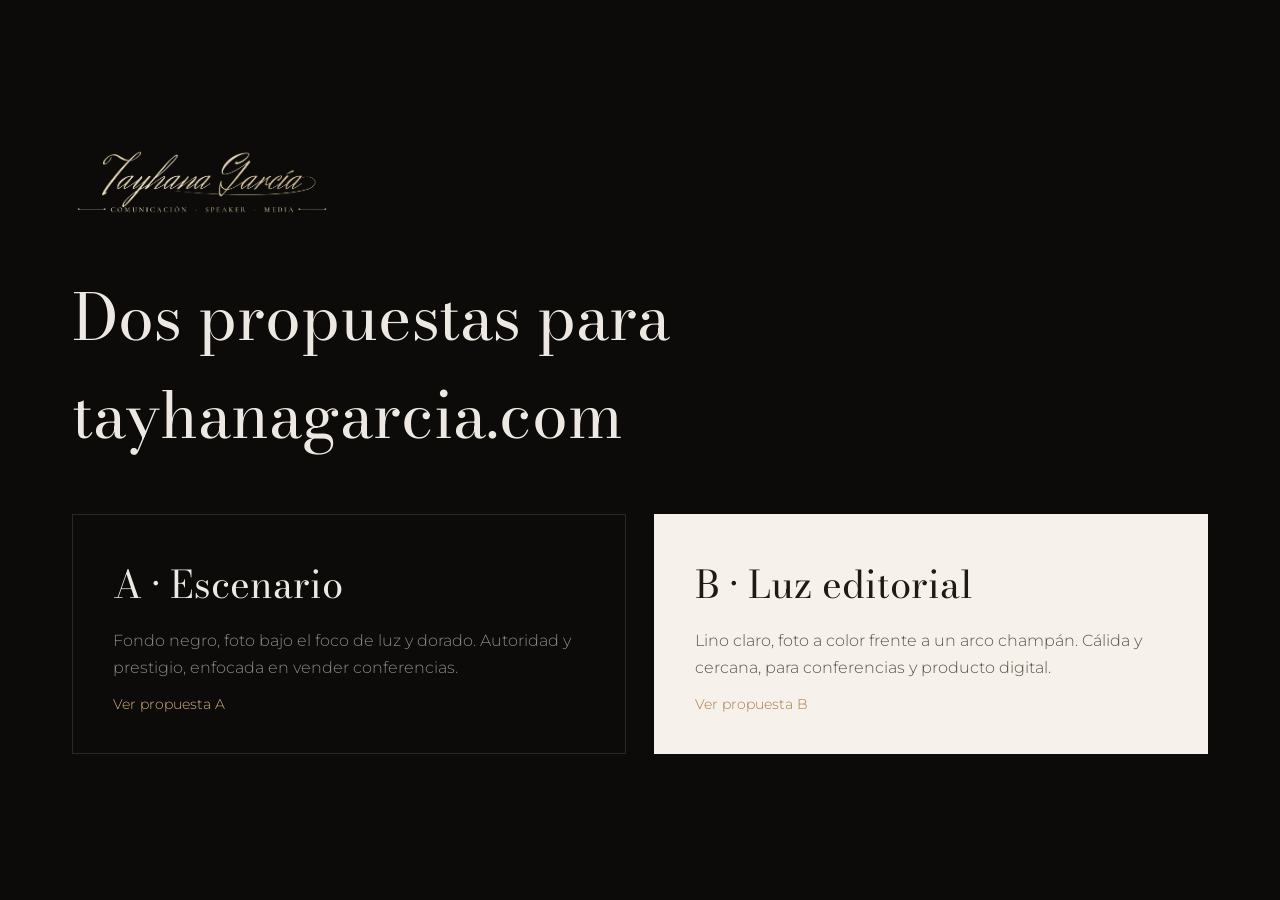
<file: tayhana-garcia-web/index.html>
<!doctype html><html lang="es"><head><meta charset="utf-8"><meta name="viewport" content="width=device-width,initial-scale=1">
<title>Tayhana García · Propuestas de sitio web</title><link rel="stylesheet" href="css/styles.css">
<style>body{background:var(--negro);color:var(--marfil)}.sel{min-height:100svh;display:flex;flex-direction:column;justify-content:center;gap:50px;padding-block:80px}
.sel img{width:260px}.sel h1{font-size:clamp(40px,5vw,64px)}.cards{display:grid;grid-template-columns:1fr 1fr;gap:28px}
.card{border:1px solid var(--linea-osc);padding:40px;display:flex;flex-direction:column;gap:14px;transition:border-color .4s,transform .5s var(--ease)}
.card:hover{border-color:var(--oro);transform:translateY(-4px)}.card h2{font-size:38px}.card p{color:var(--gris);line-height:1.7}.card span{color:var(--oro);font-size:14px}
.card--b{background:var(--lino);color:var(--tinta);border-color:var(--lino)}.card--b p{color:var(--texto)}.card--b span{color:#A67C45}
@media(max-width:800px){.cards{grid-template-columns:1fr}}</style></head><body>
<main class="w sel"><img src="images/logo-firma-claro.png" alt="Tayhana García"><h1>Dos propuestas para tayhanagarcia.com</h1>
<div class="cards"><a class="card" href="propuesta-a.html"><h2>A · Escenario</h2><p>Fondo negro, foto bajo el foco de luz y dorado. Autoridad y prestigio, enfocada en vender conferencias.</p><span>Ver propuesta A</span></a>
<a class="card card--b" href="propuesta-b.html"><h2>B · Luz editorial</h2><p>Lino claro, foto a color frente a un arco champán. Cálida y cercana, para conferencias y producto digital.</p><span>Ver propuesta B</span></a></div></main></body></html>
</file>
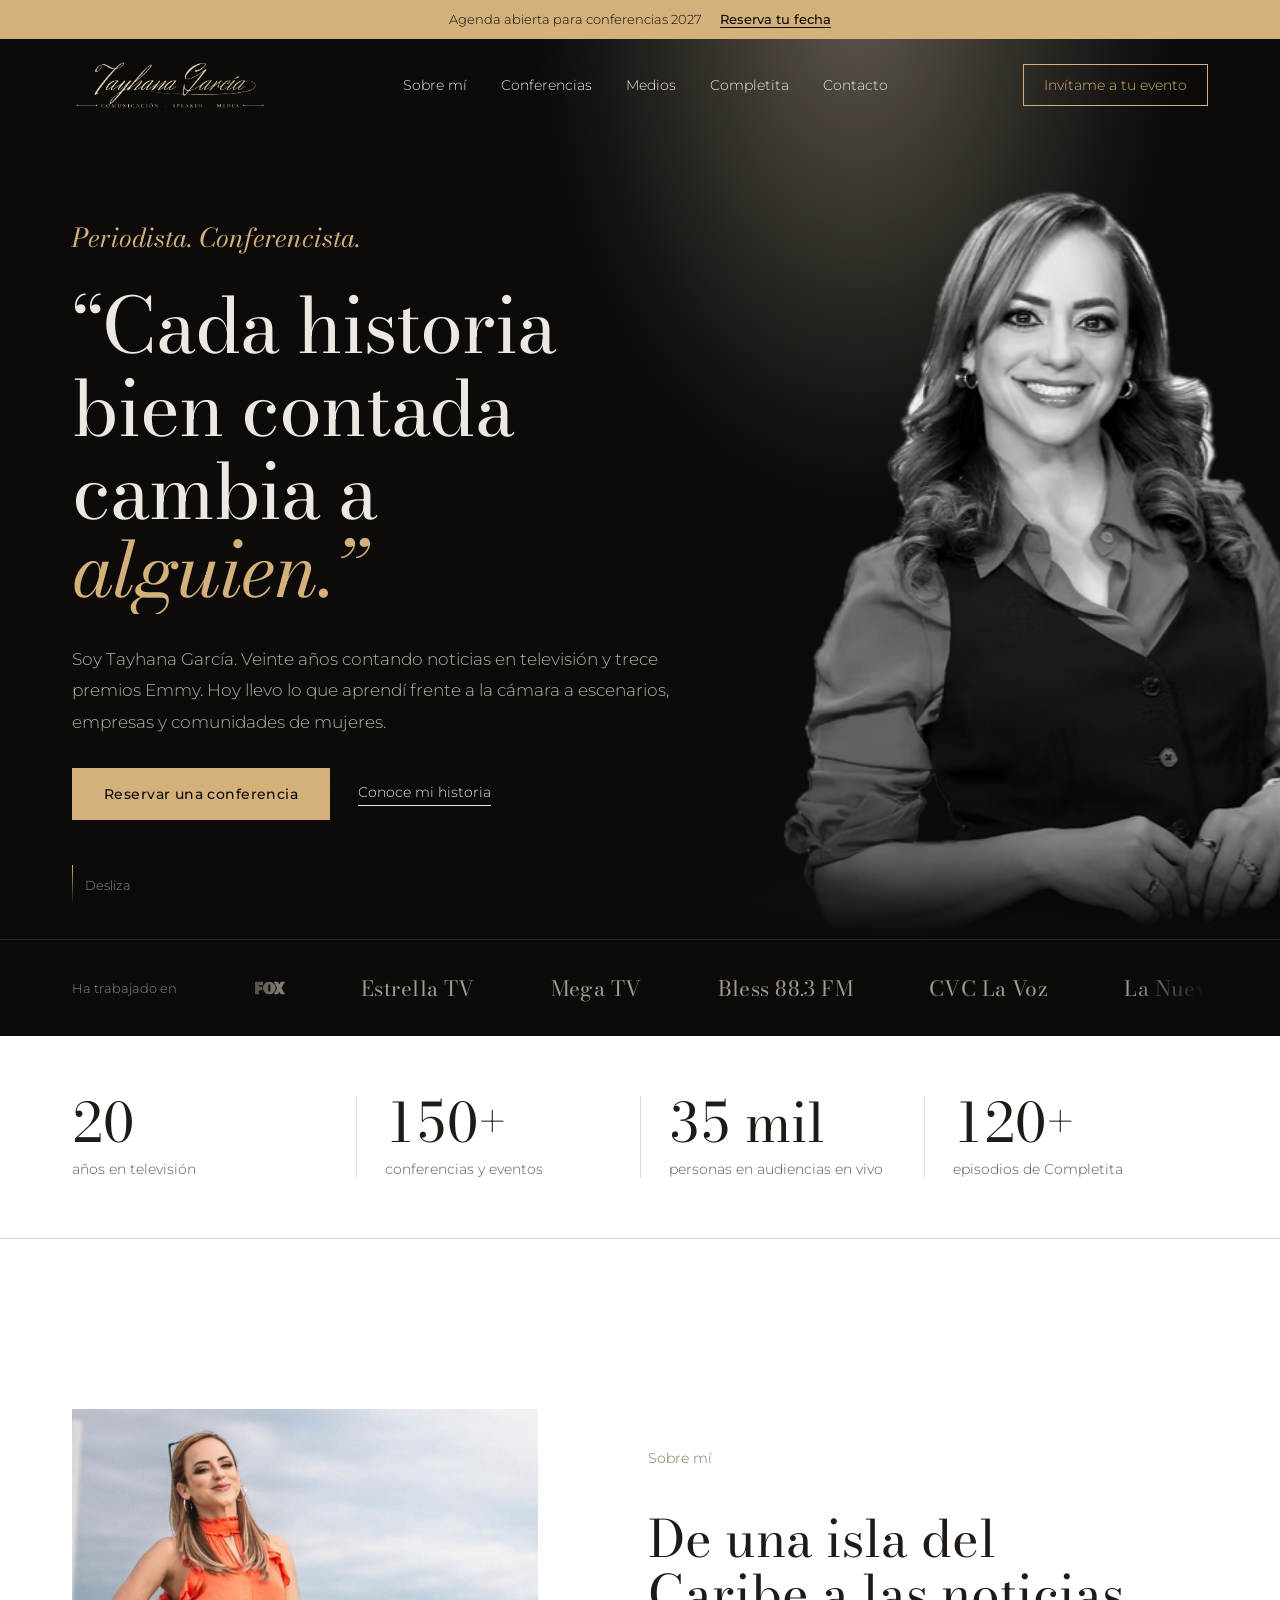
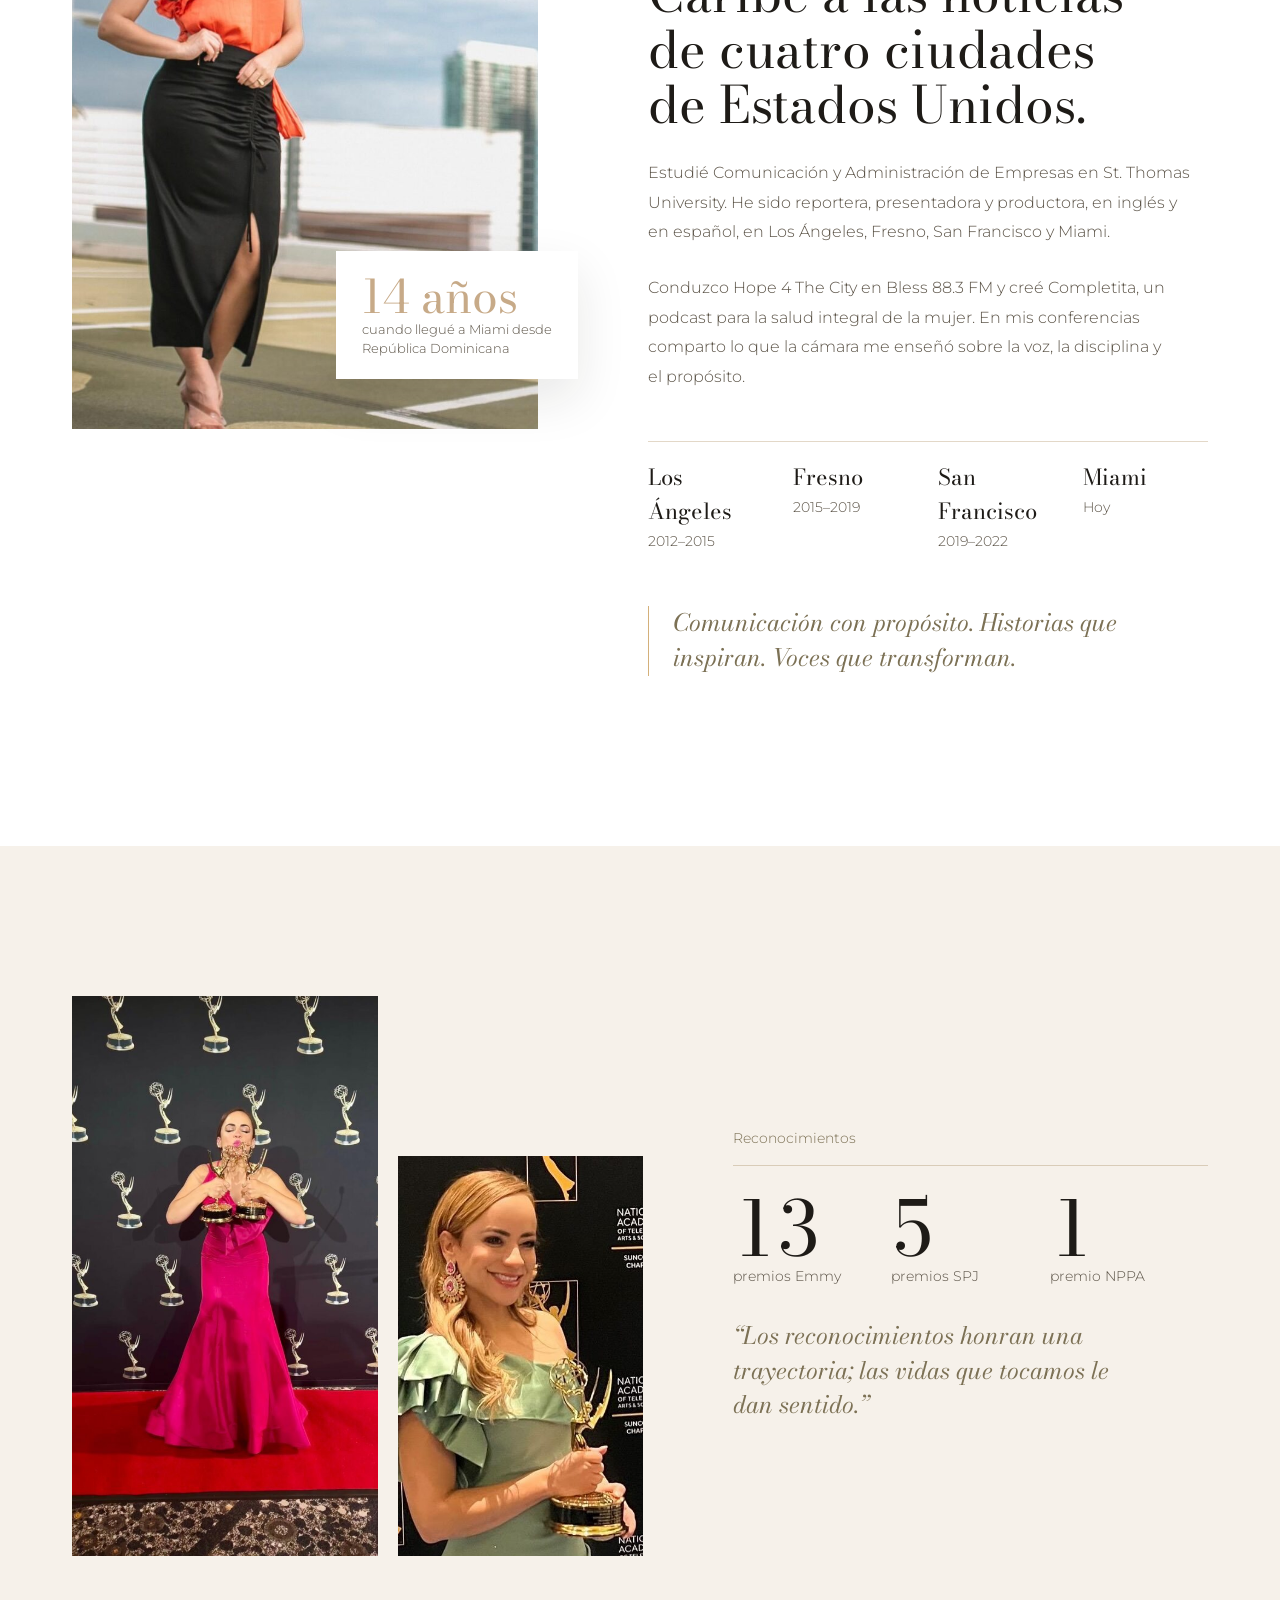
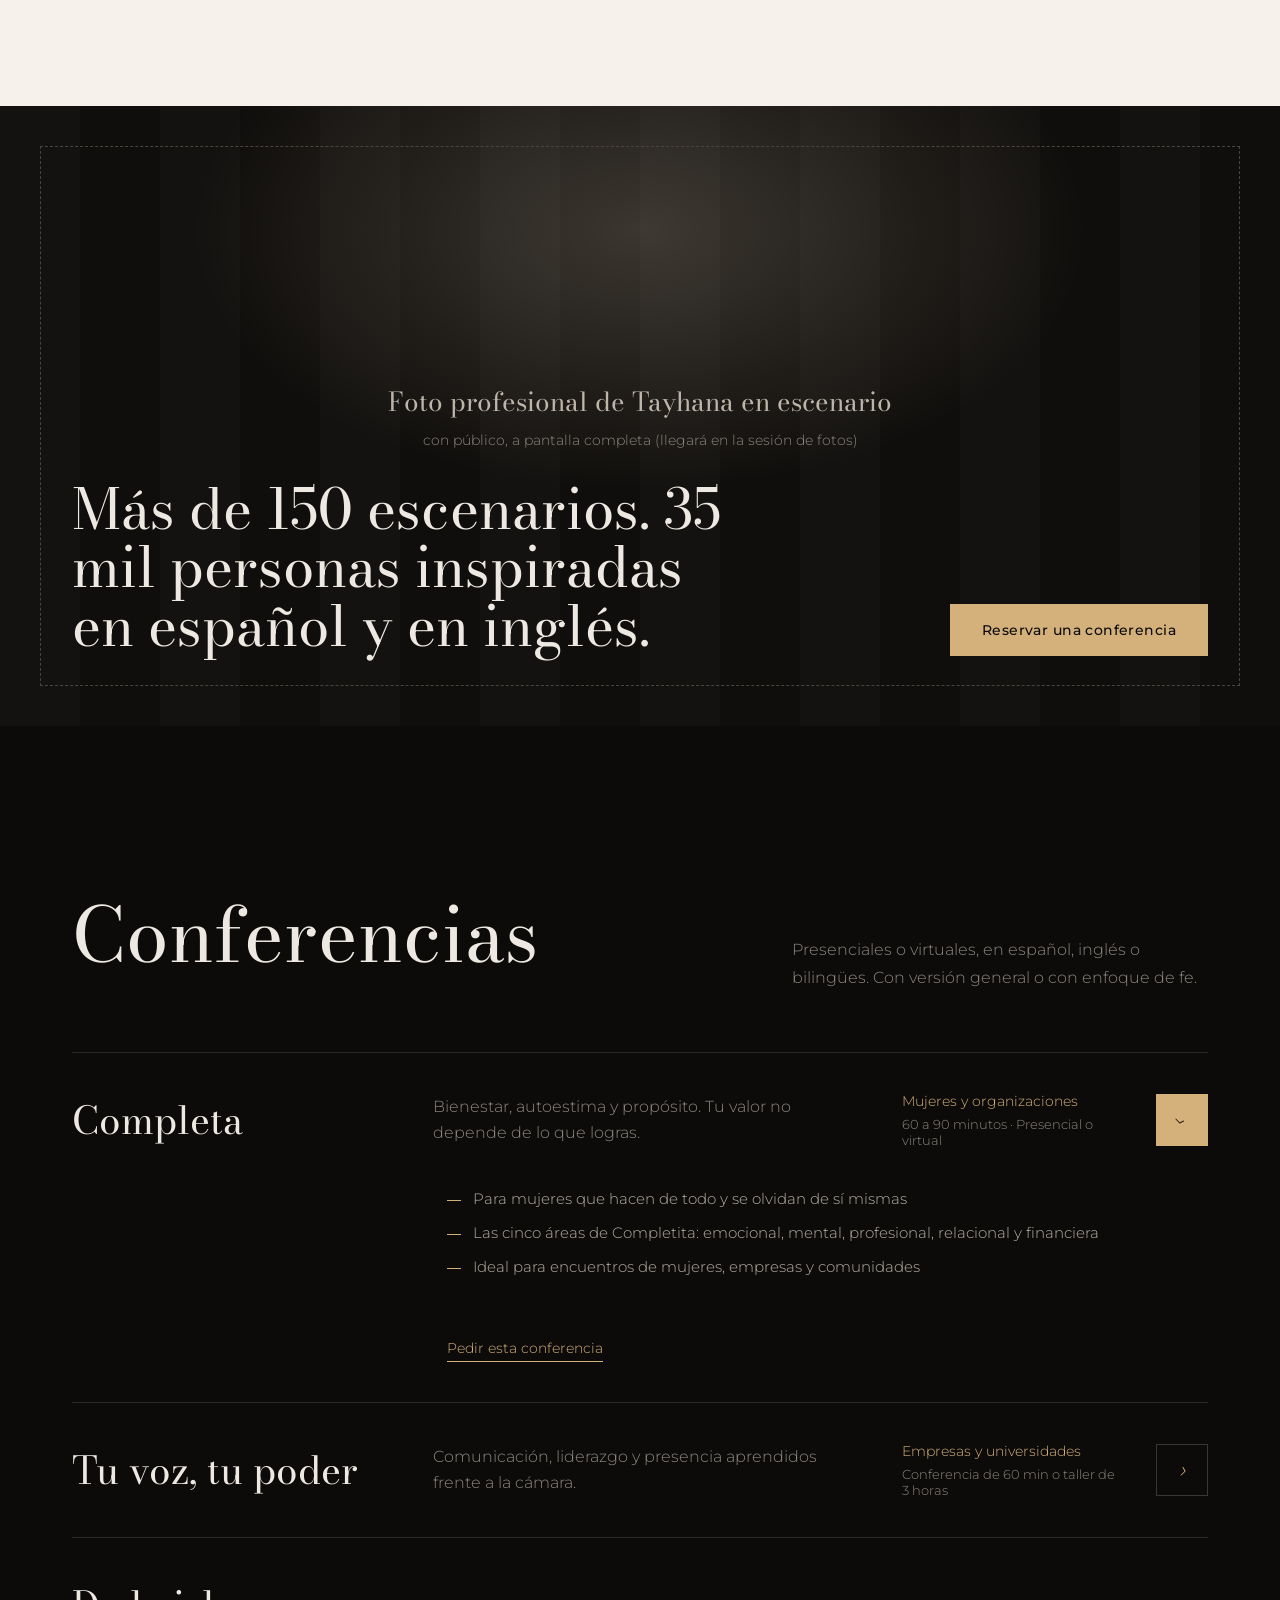
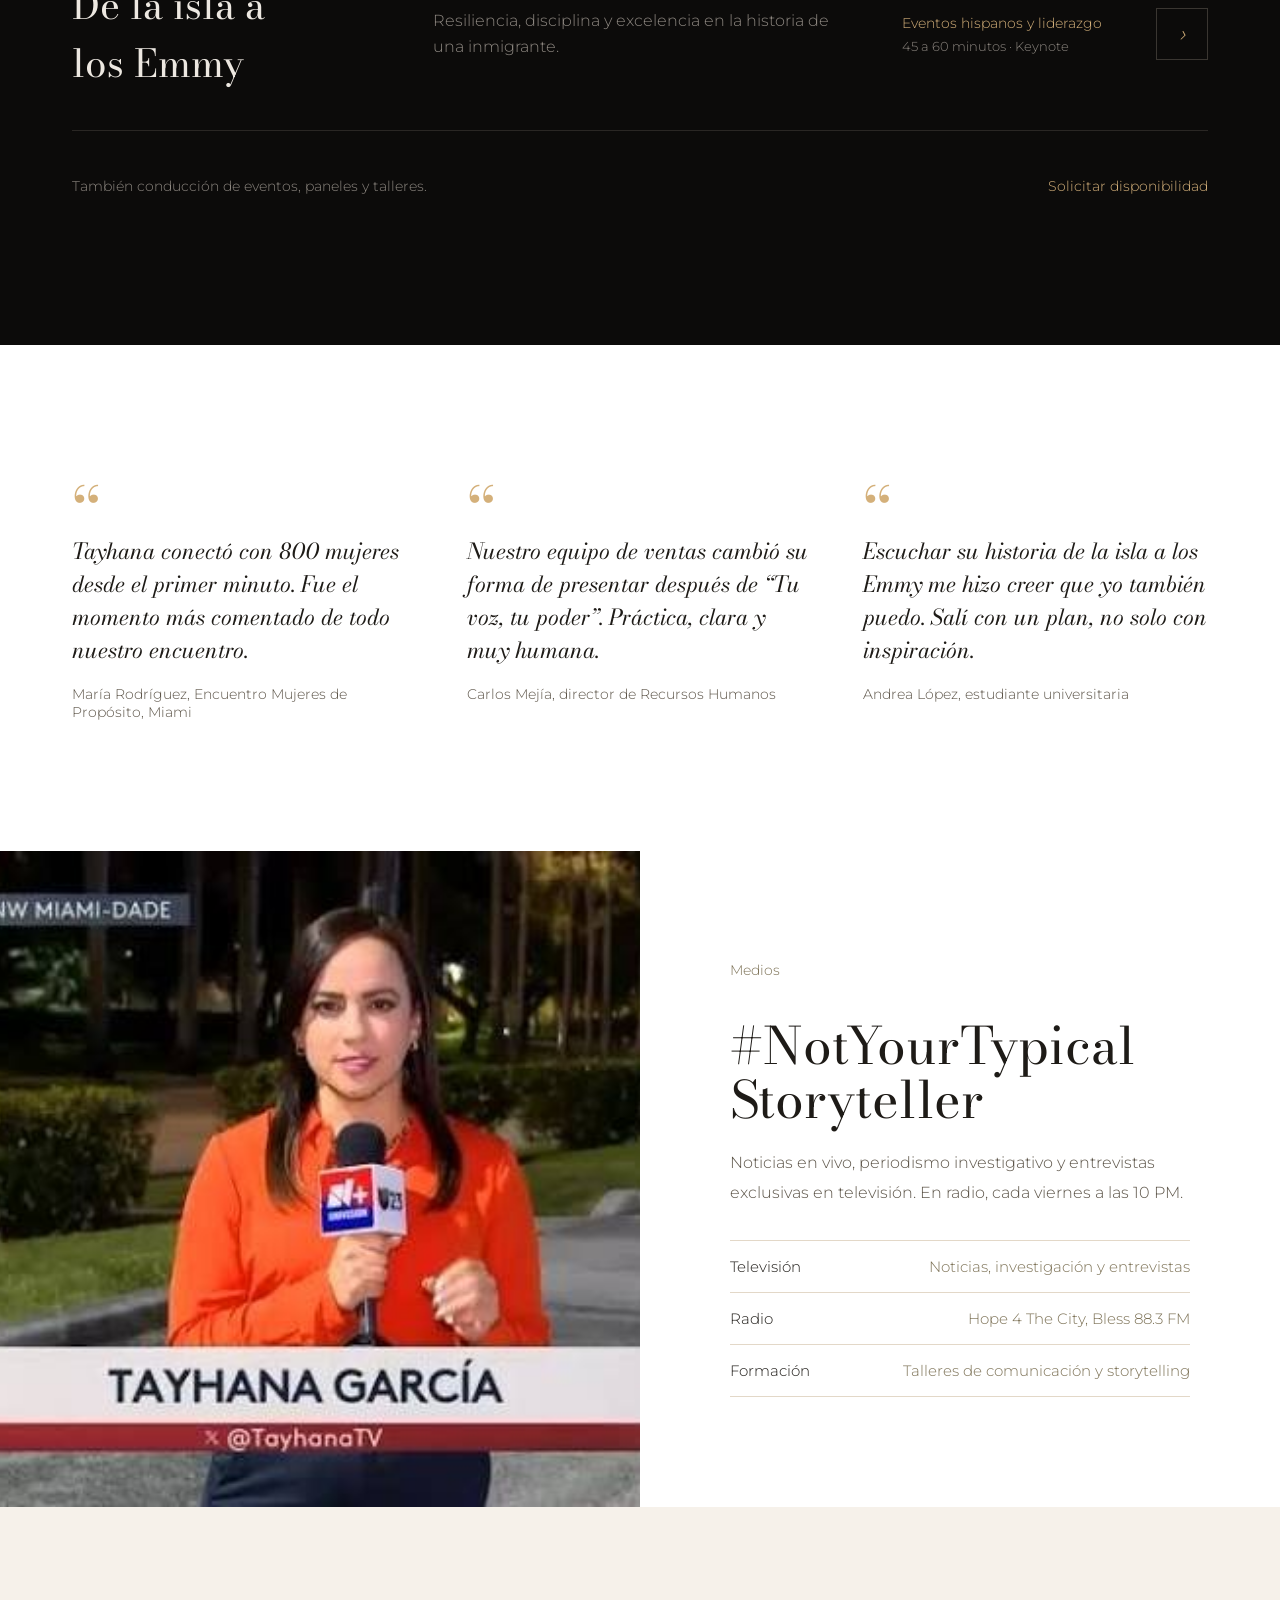
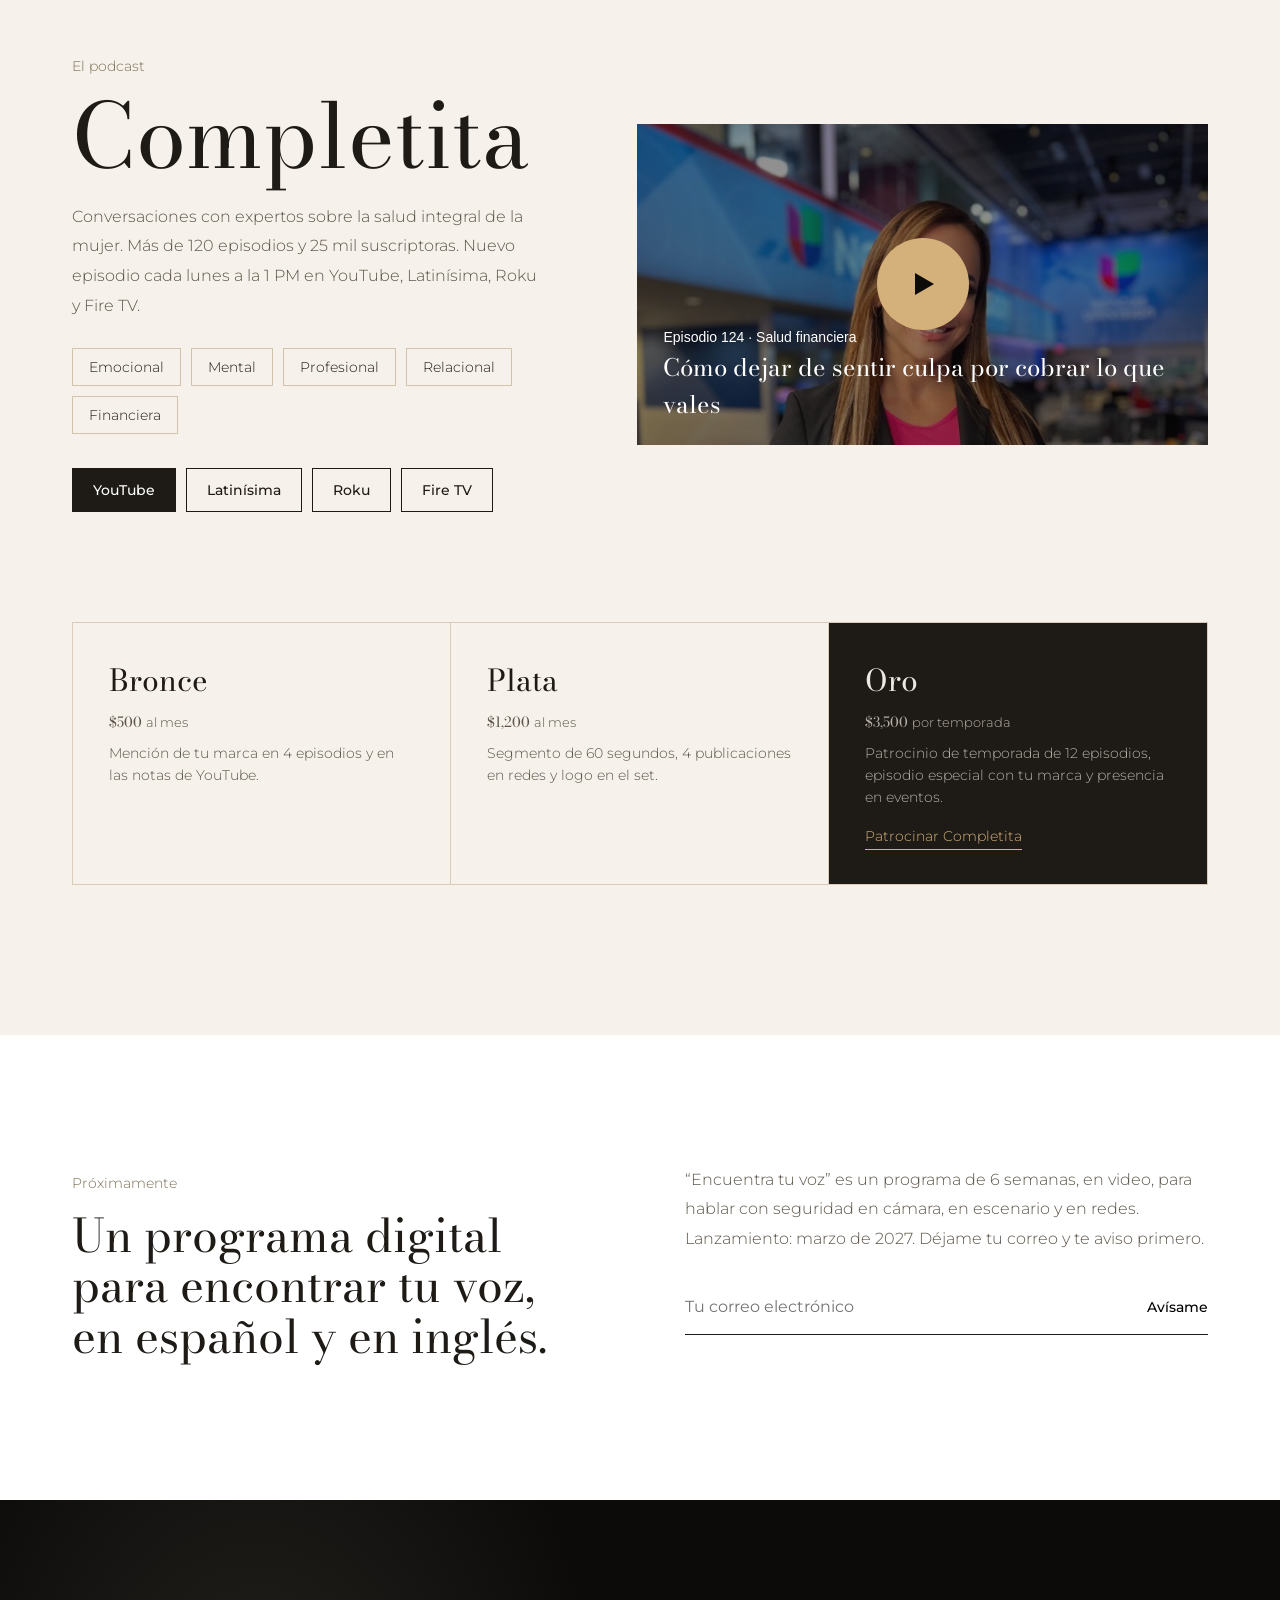
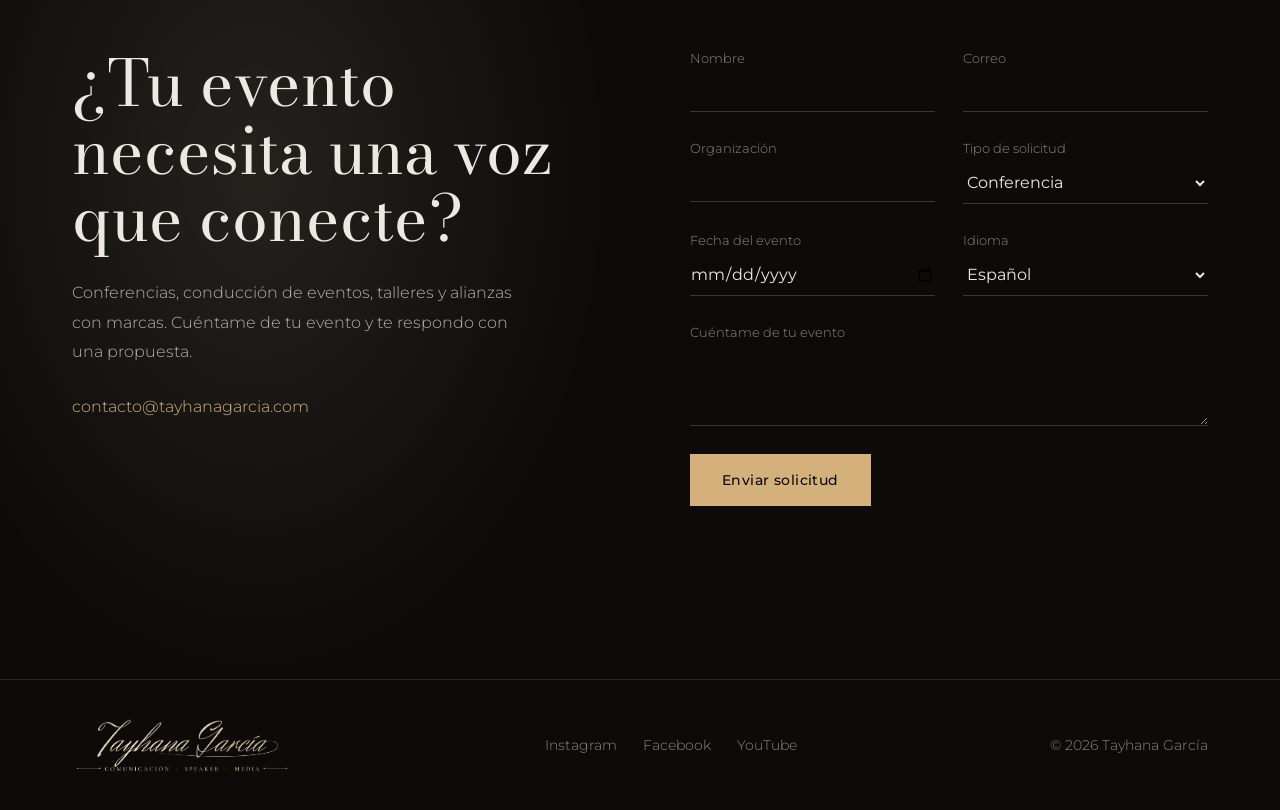
<file: tayhana-garcia-web/propuesta-a.html>
<!doctype html>
<html lang="es">
<head>
<meta charset="utf-8">
<meta name="viewport" content="width=device-width, initial-scale=1, viewport-fit=cover">
<title>Propuesta A · Tayhana García | Periodista, conferencista y comunicadora</title>
<meta name="description" content="Tayhana García, periodista bilingüe ganadora de 13 premios Emmy. Conferencias para mujeres, empresas y comunidades, en español e inglés. Creadora de Completita Podcast.">
<meta property="og:title" content="Tayhana García">
<meta property="og:description" content="Comunicación con propósito. Historias que inspiran. Voces que transforman.">
<meta property="og:image" content="images/azotea.jpg">
<meta name="theme-color" content="#0C0B0A">
<link rel="icon" href="images/favicon.png">
<link rel="preload" href="fonts/bd4.woff2" as="font" type="font/woff2" crossorigin>
<link rel="stylesheet" href="css/styles.css">
<script type="application/ld+json">
{"@context":"https://schema.org","@type":"Person","name":"Tayhana García","alternateName":"Tayhana Lashelle García","jobTitle":"Periodista, conferencista y comunicadora","url":"https://tayhanagarcia.com","image":"https://tayhanagarcia.com/images/azotea.jpg","email":"contacto@tayhanagarcia.com","alumniOf":"St. Thomas University","award":["13 premios Emmy","5 premios de la Society of Professional Journalists","1 premio de la National Press Photographers Association"],"knowsLanguage":["es","en"],"homeLocation":{"@type":"City","name":"Miami"},"sameAs":["https://www.instagram.com/tayhanatv","https://www.facebook.com/tayhanatv","https://www.youtube.com/@completita"]}
</script>
<style>
.anuncio{position:relative;z-index:60;display:flex;justify-content:center;gap:18px;font-size:13px;padding:11px 20px;background:var(--oro);color:var(--negro)}
.anuncio a{font-weight:500;border-bottom:1px solid currentColor}
.nav{top:41px}.nav.is-solid{top:0}
.plat{display:flex;flex-wrap:wrap;gap:10px;margin-top:18px}
.plat a{border:1px solid var(--tinta);padding:12px 20px;font-size:14px;font-weight:500}
.plat a:first-child{background:var(--tinta);color:#fff}
.dos{font:italic 400 26px var(--serif);color:var(--oro)}
.evento{position:relative;height:620px;display:flex;align-items:flex-end;background:radial-gradient(ellipse 50% 60% at 50% 20%,rgba(255,236,205,.18),transparent 70%),repeating-linear-gradient(90deg,#141210 0 80px,#100E0C 80px 160px);color:var(--marfil)}
.evento .ph{position:absolute;inset:40px;border:1px dashed #4A443D;display:flex;align-items:center;justify-content:center;flex-direction:column;gap:10px;color:#8D8780;font-size:14px;text-align:center}
.evento .ph b{font:400 26px var(--serif);color:#BDB5A9}
.evento .w{position:relative;width:100%;padding-block:70px;display:flex;justify-content:space-between;align-items:end;gap:40px}
.evento h2{font-size:56px;line-height:1.05;max-width:12em}
.testi{display:grid;grid-template-columns:repeat(3,1fr);gap:50px;padding-block:130px}
.testi blockquote{margin:0;font:italic 400 22px/1.5 var(--serif)}
.testi p{margin-top:18px;font-size:14px;color:var(--texto)}
.fotoph{position:absolute;right:16px;top:16px;z-index:4;background:rgba(12,11,10,.7);color:#D4B07A;font-size:12px;padding:6px 10px}
</style><style>
.logos{gap:28px!important}.logos__t{font-size:13px;color:var(--gris);white-space:nowrap}
.logo-slot{flex:1;height:46px;border:1px dashed #4A443D;display:flex;align-items:center;justify-content:center;font-size:12px;color:#8D8780;min-width:120px}
.cifras{border-bottom:1px solid var(--linea)}
.cifras .w{padding-left:var(--gut);padding-right:var(--gut);display:grid;grid-template-columns:repeat(4,1fr);padding-block:60px;text-align:left}
.cifras .w>div{padding-left:28px;border-left:1px solid var(--linea)}.cifras .w>div:first-child{border-left:0;padding-left:0}
.cifras b{display:block;font:400 54px/1 var(--serif);color:var(--tinta)}
.cifras span{display:block;margin-top:10px;font-size:14px;color:var(--texto)}
.dur{display:block;margin-top:6px;font-size:13px;color:var(--gris)}
.testi .q{font:400 70px/0.6 var(--serif);color:var(--oro)}
.precio{font:400 34px var(--serif)}.precio small{font:300 13px var(--sans)}
</style><style>
.logos{display:flex;align-items:center;gap:40px!important;flex-wrap:nowrap!important}
.marquee{flex:1;overflow:hidden;mask-image:linear-gradient(90deg,transparent,#000 8%,#000 92%,transparent);-webkit-mask-image:linear-gradient(90deg,transparent,#000 8%,#000 92%,transparent)}
.marquee__track{display:flex;width:max-content;animation:marq 32s linear infinite}
.marquee:hover .marquee__track{animation-play-state:paused}
@keyframes marq{to{transform:translateX(-50%)}}
.mk{display:flex;align-items:center;padding:0 38px;font:500 21px var(--serif);letter-spacing:.02em;white-space:nowrap;color:#BDB5A9;opacity:.85;transition:opacity .3s}
.mk:hover{opacity:1}
.mk svg.fox{height:30px;width:auto}
.cifras b{font-variant-numeric:tabular-nums}
.patro div{transition:transform .5s var(--ease),box-shadow .5s}
.patro div:hover{transform:translateY(-6px);box-shadow:0 24px 50px rgba(30,27,23,.12)}
.testi>div{transition:transform .6s var(--ease)}.testi>div:hover{transform:translateY(-4px)}
@media (max-width:980px){.logos__t{display:none}.cifras .w{grid-template-columns:1fr 1fr;gap:30px 0}.cifras .w>div:nth-child(3){border-left:0;padding-left:0}.testi{grid-template-columns:1fr;padding-block:80px}.evento{height:auto;min-height:520px}.evento .w{flex-direction:column;align-items:start}.evento h2{font-size:38px}}
</style></head>
<body>
<div class="anuncio"><span>Agenda abierta para conferencias 2027</span><a href="#contacto">Reserva tu fecha</a></div>

<div class="progress" aria-hidden="true"></div>

<header class="nav" id="nav">
  <div class="w">
    <a href="#inicio" class="nav__logo" aria-label="Tayhana García, inicio"><img src="images/logo-firma-claro.png" alt="Tayhana García"></a>
    <nav class="nav__links" id="navLinks" aria-label="Principal">
      <a href="#sobre-mi">Sobre mí</a>
      <a href="#conferencias">Conferencias</a>
      <a href="#medios">Medios</a>
      <a href="#completita">Completita</a>
      <a href="#contacto">Contacto</a>
    </nav>
    <a href="#contacto" class="nav__cta">Invítame a tu evento</a>
    <button class="nav__toggle" id="navToggle" aria-expanded="false" aria-controls="navLinks">Menú</button>
  </div>
</header>

<main>
<section class="stage" id="inicio">
  <div class="stage__luz" aria-hidden="true"></div>
  <div class="stage__piso" aria-hidden="true"></div>
  <div class="w stage__in">
    <p class="dos fade d1">Periodista. Conferencista.</p>
    <h1><span class="ln"><span>“Cada historia</span></span><span class="ln"><span>bien contada</span></span><span class="ln"><span>cambia a <i>alguien.”</i></span></span></h1>
    <p class="txt fade d2">Soy Tayhana García. Veinte años contando noticias en televisión y trece premios Emmy. Hoy llevo lo que aprendí frente a la cámara a escenarios, empresas y comunidades de mujeres.</p>
    <div class="stage__acc fade d3"><a href="#contacto" class="btn btn--oro">Reservar una conferencia</a><a href="#sobre-mi" class="lnk">Conoce mi historia</a></div>
  </div>
  <img class="stage__foto" src="images/cutout-bn.png" alt="Tayhana García" fetchpriority="high">
  <p class="stage__scroll" aria-hidden="true">Desliza</p>
</section>

<section class="strip" aria-label="Medios donde ha trabajado"><div class="w logos"><span class="logos__t">Ha trabajado en</span><div class="marquee"><div class="marquee__track"><span class="mk"><svg class="fox" aria-label="FOX" fill="currentColor" role="img" viewBox="0 0 24 24" xmlns="http://www.w3.org/2000/svg"><title>FOX</title><path d="M3.069 9.7h3.42L6.3 6.932H0v10.136h3.069V13.8h2.789v-2.778H3.069ZM24 6.932h-3.291L19.48 9.1l-1.231-2.168h-3.292l2.871 5.076-2.871 5.06h3.308l1.215-2.142 1.213 2.142H24l-2.871-5.06Zm-12.592 0A5.067 5.067 0 1 0 16.475 12a5.067 5.067 0 0 0-5.067-5.065Zm.888 7.146a.867.867 0 0 1-.873.847.847.847 0 0 1-.837-.858V9.919a.882.882 0 0 1 .837-.9.913.913 0 0 1 .873.9Z"/></svg></span><span class="mk">Estrella TV</span><span class="mk">Mega TV</span><span class="mk">Bless 88.3 FM</span><span class="mk">CVC La Voz</span><span class="mk">La Nueva 88.3 FM</span><span class="mk"><svg class="fox" aria-label="FOX" fill="currentColor" role="img" viewBox="0 0 24 24" xmlns="http://www.w3.org/2000/svg"><title>FOX</title><path d="M3.069 9.7h3.42L6.3 6.932H0v10.136h3.069V13.8h2.789v-2.778H3.069ZM24 6.932h-3.291L19.48 9.1l-1.231-2.168h-3.292l2.871 5.076-2.871 5.06h3.308l1.215-2.142 1.213 2.142H24l-2.871-5.06Zm-12.592 0A5.067 5.067 0 1 0 16.475 12a5.067 5.067 0 0 0-5.067-5.065Zm.888 7.146a.867.867 0 0 1-.873.847.847.847 0 0 1-.837-.858V9.919a.882.882 0 0 1 .837-.9.913.913 0 0 1 .873.9Z"/></svg></span><span class="mk">Estrella TV</span><span class="mk">Mega TV</span><span class="mk">Bless 88.3 FM</span><span class="mk">CVC La Voz</span><span class="mk">La Nueva 88.3 FM</span></div></div></div></section>
<section class="cifras"><div class="w"><div><b data-count="20">20</b><span>años en televisión</span></div><div><b data-count="150" data-pre="" data-suf="+">150+</b><span>conferencias y eventos</span></div><div><b data-count="35" data-suf=" mil">35 mil</b><span>personas en audiencias en vivo</span></div><div><b data-count="120" data-suf="+">120+</b><span>episodios de Completita</span></div></div></section>

<section class="w about" id="sobre-mi">
  <div class="about__ph">
    <img src="images/azotea.jpg" alt="Tayhana García en una azotea de Miami" loading="lazy">
    <div class="about__dato"><b>14 años</b><span>cuando llegué a Miami desde<br>República Dominicana</span></div>
  </div>
  <div class="about__txt">
    <p class="lbl sd-reveal">Sobre mí</p>
    <h2 class="sd-reveal">De una isla del Caribe a las noticias de cuatro ciudades de Estados Unidos.</h2>
    <p class="txt sd-reveal">Estudié Comunicación y Administración de Empresas en St. Thomas University. He sido reportera, presentadora y productora, en inglés y en español, en Los Ángeles, Fresno, San Francisco y Miami.</p>
    <p class="txt sd-reveal">Conduzco Hope 4 The City en Bless 88.3 FM y creé Completita, un podcast para la salud integral de la mujer. En mis conferencias comparto lo que la cámara me enseñó sobre la voz, la disciplina y el propósito.</p>
    <div class="ciudades sd-reveal">
      <div><span>Los Ángeles</span>2012–2015</div>
      <div><span>Fresno</span>2015–2019</div>
      <div><span>San Francisco</span>2019–2022</div>
      <div><span>Miami</span>Hoy</div>
    </div>
    <blockquote class="sd-reveal">Comunicación con propósito. Historias que inspiran. Voces que transforman.</blockquote>
  </div>
</section>

<section class="premios" aria-labelledby="premios-t">
  <div class="w">
    <div class="premios__fotos sd-reveal">
      <img src="images/emmy-rosa.jpg" alt="Tayhana García en la gala de los Emmy" loading="lazy">
      <img src="images/emmy-verde.jpg" alt="Tayhana García con su premio Emmy" loading="lazy">
    </div>
    <div>
      <p class="lbl" id="premios-t">Reconocimientos</p>
      <div class="nums">
        <div><b data-count="13">13</b><span>premios Emmy</span></div>
        <div><b data-count="5">5</b><span>premios SPJ</span></div>
        <div><b data-count="1">1</b><span>premio NPPA</span></div>
      </div>
      <p class="cita sd-reveal">“Los reconocimientos honran una trayectoria; las vidas que tocamos le dan sentido.”</p>
    </div>
  </div>
</section>

<section class="evento"><div class="ph"><b>Foto profesional de Tayhana en escenario</b>con público, a pantalla completa (llegará en la sesión de fotos)</div><div class="w"><h2 class="sd-reveal">Más de 150 escenarios. 35 mil personas inspiradas en español y en inglés.</h2><a href="#contacto" class="btn btn--oro">Reservar una conferencia</a></div></section>
<section class="dark charlas" id="conferencias">
  <div class="w">
    <div class="charlas__head">
      <h2 class="sd-reveal">Conferencias</h2>
      <p class="sd-reveal">Presenciales o virtuales, en español, inglés o bilingües. Con versión general o con enfoque de fe.</p>
    </div>
    <details class="charla" open>
      <summary><h3>Completa</h3><p>Bienestar, autoestima y propósito. Tu valor no depende de lo que logras.</p><span>Mujeres y organizaciones<small class="dur">60 a 90 minutos · Presencial o virtual</small></span><i class="arr" aria-hidden="true">›</i></summary>
      <div class="charla__more"><ul><li>Para mujeres que hacen de todo y se olvidan de sí mismas</li><li>Las cinco áreas de Completita: emocional, mental, profesional, relacional y financiera</li><li>Ideal para encuentros de mujeres, empresas y comunidades</li></ul><a href="#contacto" class="lnk">Pedir esta conferencia</a></div>
    </details>
    <details class="charla">
      <summary><h3>Tu voz, tu poder</h3><p>Comunicación, liderazgo y presencia aprendidos frente a la cámara.</p><span>Empresas y universidades<small class="dur">Conferencia de 60 min o taller de 3 horas</small></span><i class="arr" aria-hidden="true">›</i></summary>
      <div class="charla__more"><ul><li>Cómo hablar con claridad bajo presión</li><li>Storytelling para presentar ideas y vender proyectos</li><li>Presencia en cámara, en escenario y en redes</li></ul><a href="#contacto" class="lnk">Pedir esta conferencia</a></div>
    </details>
    <details class="charla">
      <summary><h3>De la isla a los Emmy</h3><p>Resiliencia, disciplina y excelencia en la historia de una inmigrante.</p><span>Eventos hispanos y liderazgo<small class="dur">45 a 60 minutos · Keynote</small></span><i class="arr" aria-hidden="true">›</i></summary>
      <div class="charla__more"><ul><li>Empezar de cero en otro país e idioma</li><li>La disciplina detrás de trece premios Emmy</li><li>Abrir puertas para los que vienen detrás</li></ul><a href="#contacto" class="lnk">Pedir esta conferencia</a></div>
    </details>
    <div class="charlas__foot"><span>También conducción de eventos, paneles y talleres.</span><a href="#contacto">Solicitar disponibilidad</a></div>
  </div>
</section>

<section class="w testi">
<div><p class="q">“</p><blockquote>Tayhana conectó con 800 mujeres desde el primer minuto. Fue el momento más comentado de todo nuestro encuentro.</blockquote><p>María Rodríguez, Encuentro Mujeres de Propósito, Miami</p></div>
<div><p class="q">“</p><blockquote>Nuestro equipo de ventas cambió su forma de presentar después de “Tu voz, tu poder”. Práctica, clara y muy humana.</blockquote><p>Carlos Mejía, director de Recursos Humanos</p></div>
<div><p class="q">“</p><blockquote>Escuchar su historia de la isla a los Emmy me hizo creer que yo también puedo. Salí con un plan, no solo con inspiración.</blockquote><p>Andrea López, estudiante universitaria</p></div>
</section>
<section class="medios" id="medios">
  <!-- Foto con logo de Univision: confirmar aprobación de Tayhana antes de publicar -->
  <div class="medios__img"><img src="images/envivo.jpg" alt="Tayhana García reportando al aire" loading="lazy"></div>
  <div class="medios__t">
    <p class="lbl sd-reveal">Medios</p>
    <h2 class="sd-reveal">#NotYourTypical<br>Storyteller</h2>
    <p class="txt sd-reveal">Noticias en vivo, periodismo investigativo y entrevistas exclusivas en televisión. En radio, cada viernes a las 10 PM.</p>
    <ul class="sd-reveal">
      <li><span>Televisión</span><span>Noticias, investigación y entrevistas</span></li>
      <li><span>Radio</span><span>Hope 4 The City, Bless 88.3 FM</span></li>
      <li><span>Formación</span><span>Talleres de comunicación y storytelling</span></li>
    </ul>
  </div>
</section>

<section class="pod" id="completita">
  <div class="w">
    <div>
      <p class="lbl sd-reveal">El podcast</p>
      <h2 class="sd-reveal">Completita</h2>
      <p class="txt sd-reveal">Conversaciones con expertos sobre la salud integral de la mujer. Más de 120 episodios y 25 mil suscriptoras. Nuevo episodio cada lunes a la 1 PM en YouTube, Latinísima, Roku y Fire TV.</p>
      <div class="pil sd-reveal"><span>Emocional</span><span>Mental</span><span>Profesional</span><span>Relacional</span><span>Financiera</span></div>
      <div class="plat sd-reveal"><a>YouTube</a><a>Latinísima</a><a>Roku</a><a>Fire TV</a></div>
    </div>
    <div class="video sd-reveal">
      <button class="video__poster" id="videoPoster" aria-label="Reproducir episodios recientes de Completita">
        <span class="video__play"><svg width="26" height="28" viewBox="0 0 26 28" aria-hidden="true"><path d="M5 3 L24 14 L5 25Z" fill="#0C0B0A"/></svg></span>
        <span class="video__cap">Episodio 124 · Salud financiera<b>Cómo dejar de sentir culpa por cobrar lo que vales</b></span>
      </button>
    </div>
    <div class="patro sd-reveal">
      <div><h3>Bronce</h3><p class="precio">$500 <small>al mes</small></p><p>Mención de tu marca en 4 episodios y en las notas de YouTube.</p></div>
      <div><h3>Plata</h3><p class="precio">$1,200 <small>al mes</small></p><p>Segmento de 60 segundos, 4 publicaciones en redes y logo en el set.</p></div>
      <div><h3>Oro</h3><p class="precio">$3,500 <small>por temporada</small></p><p>Patrocinio de temporada de 12 episodios, episodio especial con tu marca y presencia en eventos.</p><a href="#contacto" class="lnk">Patrocinar Completita</a></div>
    </div>
  </div>
</section>

<section class="w prox" aria-labelledby="prox-t">
  <div><p class="lbl sd-reveal">Próximamente</p><h2 class="sd-reveal" id="prox-t">Un programa digital para encontrar tu voz, en español y en inglés.</h2></div>
  <div class="sd-reveal">
    <p class="txt">“Encuentra tu voz” es un programa de 6 semanas, en video, para hablar con seguridad en cámara, en escenario y en redes. Lanzamiento: marzo de 2027. Déjame tu correo y te aviso primero.</p>
    <form id="formAviso" novalidate>
      <div class="suscribe"><label for="aviso-correo" class="sr" style="position:absolute;left:-9999px">Correo</label><input id="aviso-correo" type="email" placeholder="Tu correo electrónico" autocomplete="email"><button type="submit">Avísame</button></div>
      <p class="msg" role="status"></p>
    </form>
  </div>
</section>

<section class="dark contact" id="contacto">
  <div class="w">
    <div>
      <h2 class="sd-reveal">¿Tu evento necesita una voz que conecte?</h2>
      <p class="txt sd-reveal">Conferencias, conducción de eventos, talleres y alianzas con marcas. Cuéntame de tu evento y te respondo con una propuesta.</p>
      <a class="contact__mail sd-reveal" href="mailto:contacto@tayhanagarcia.com">contacto@tayhanagarcia.com</a>
    </div>
    <form class="form sd-reveal" id="formContacto" novalidate>
      <label for="c-nombre">Nombre<input id="c-nombre" name="nombre" autocomplete="name"></label>
      <label for="c-correo">Correo<input id="c-correo" name="correo" type="email" autocomplete="email"></label>
      <label for="c-org">Organización<input id="c-org" name="organizacion"></label>
      <label for="c-tipo">Tipo de solicitud<select id="c-tipo" name="tipo"><option>Conferencia</option><option>Conducción de evento</option><option>Taller</option><option>Patrocinio de Completita</option><option>Prensa</option></select></label>
      <label for="c-fecha">Fecha del evento<input id="c-fecha" name="fecha" type="date"></label>
      <label for="c-idioma">Idioma<select id="c-idioma" name="idioma"><option>Español</option><option>Inglés</option><option>Bilingüe</option></select></label>
      <label for="c-msg" class="full">Cuéntame de tu evento<textarea id="c-msg" name="mensaje"></textarea></label>
      <button class="btn btn--oro" type="submit">Enviar solicitud</button>
      <p class="msg" role="status"></p>
    </form>
  </div>
  <footer class="pie">
    <div class="w">
      <img src="images/logo-firma-claro.png" alt="Tayhana García">
      <nav aria-label="Redes sociales">
        <a href="https://www.instagram.com/tayhanatv" target="_blank" rel="noopener">Instagram</a>
        <a href="https://www.facebook.com/tayhanatv" target="_blank" rel="noopener">Facebook</a>
        <a href="https://www.youtube.com/@completita" target="_blank" rel="noopener">YouTube</a>
      </nav>
      <span>© 2026 Tayhana García</span>
    </div>
  </footer>
</section>
</main>

<script src="js/main.js"></script>
</body>
</html>
</file>
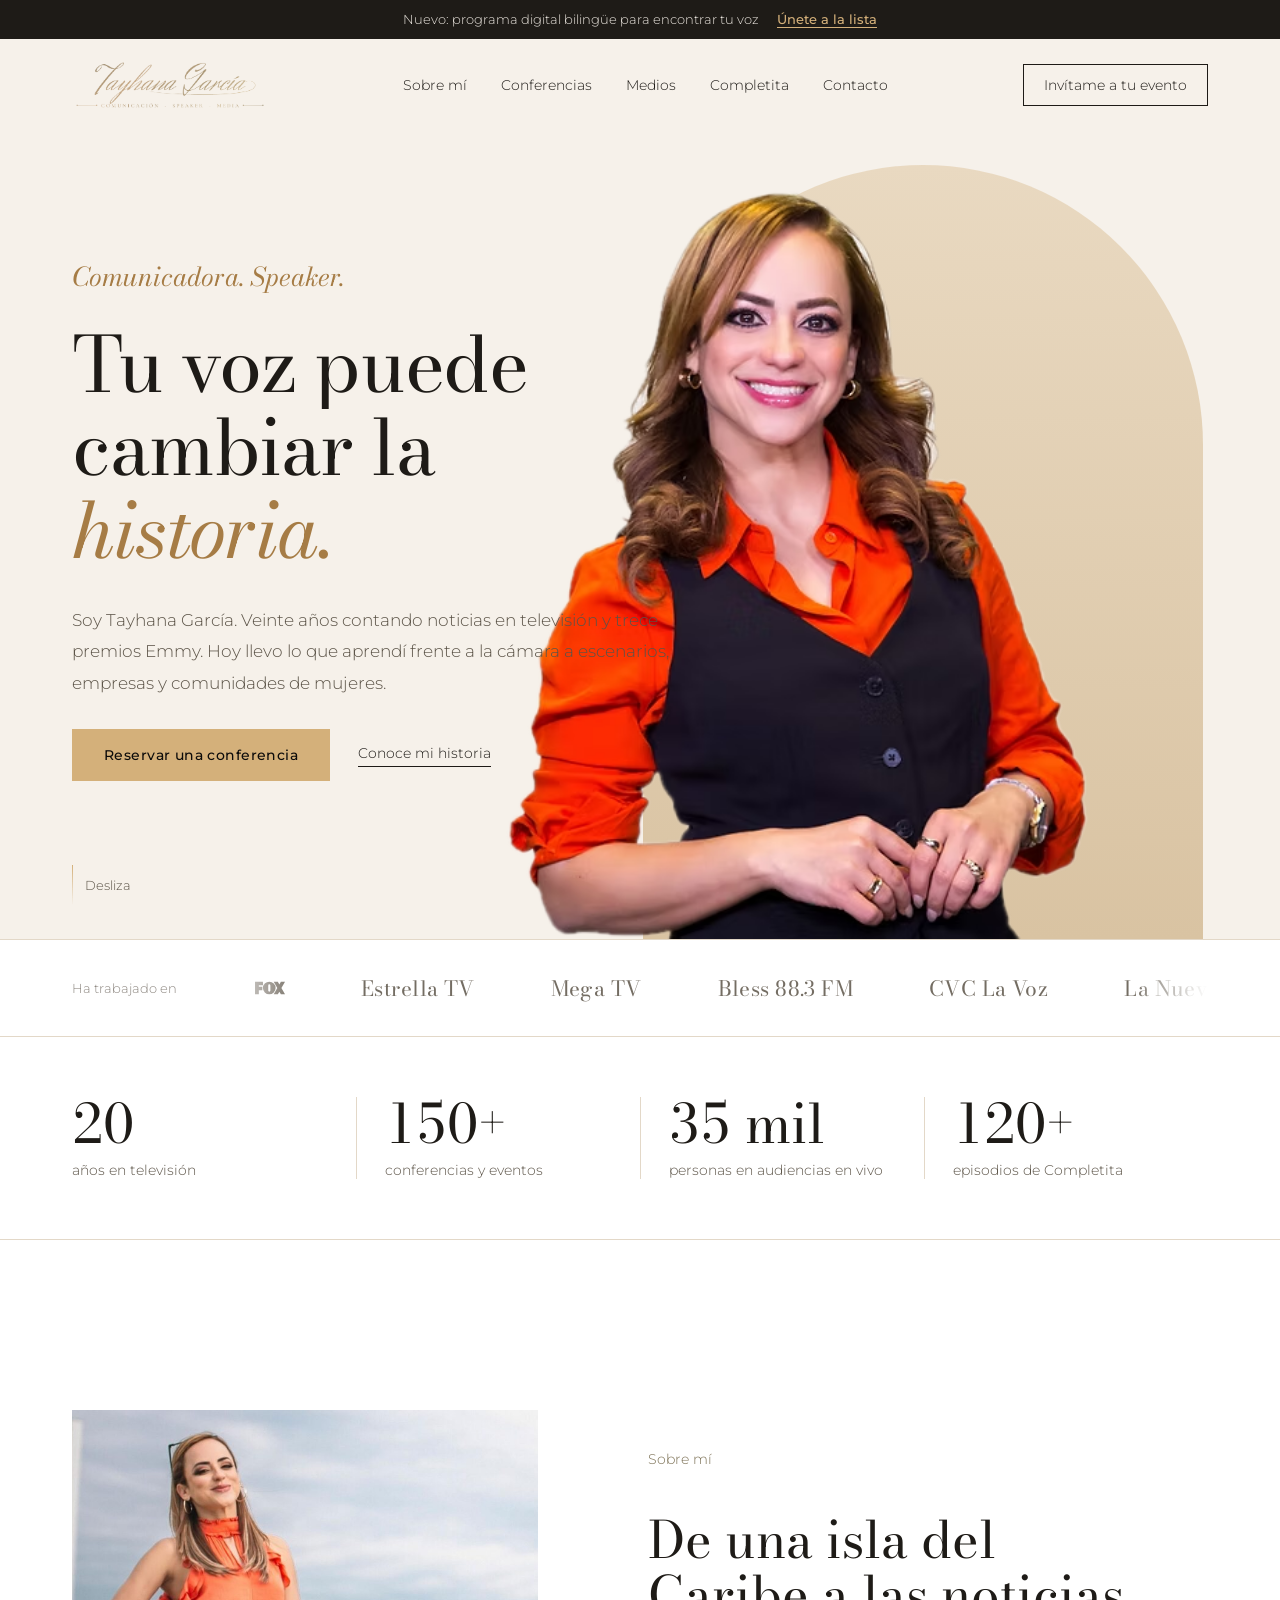
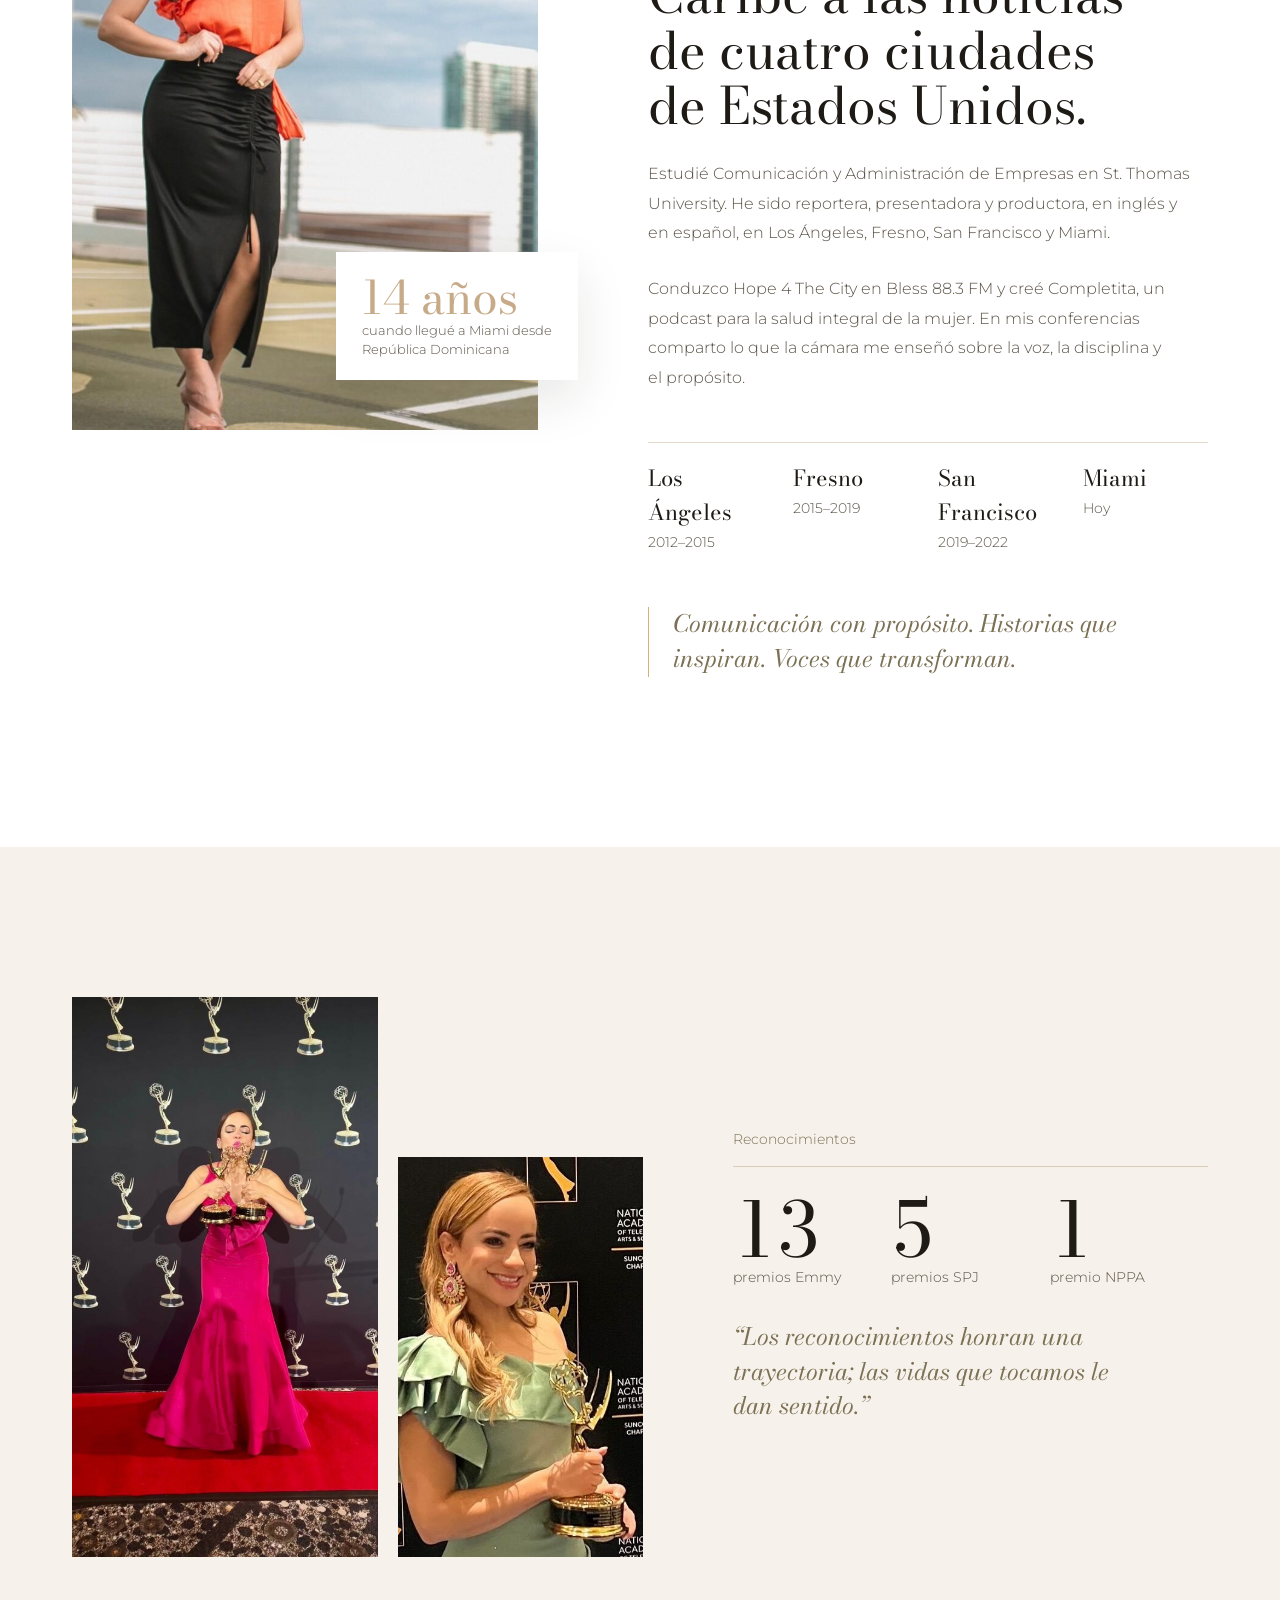
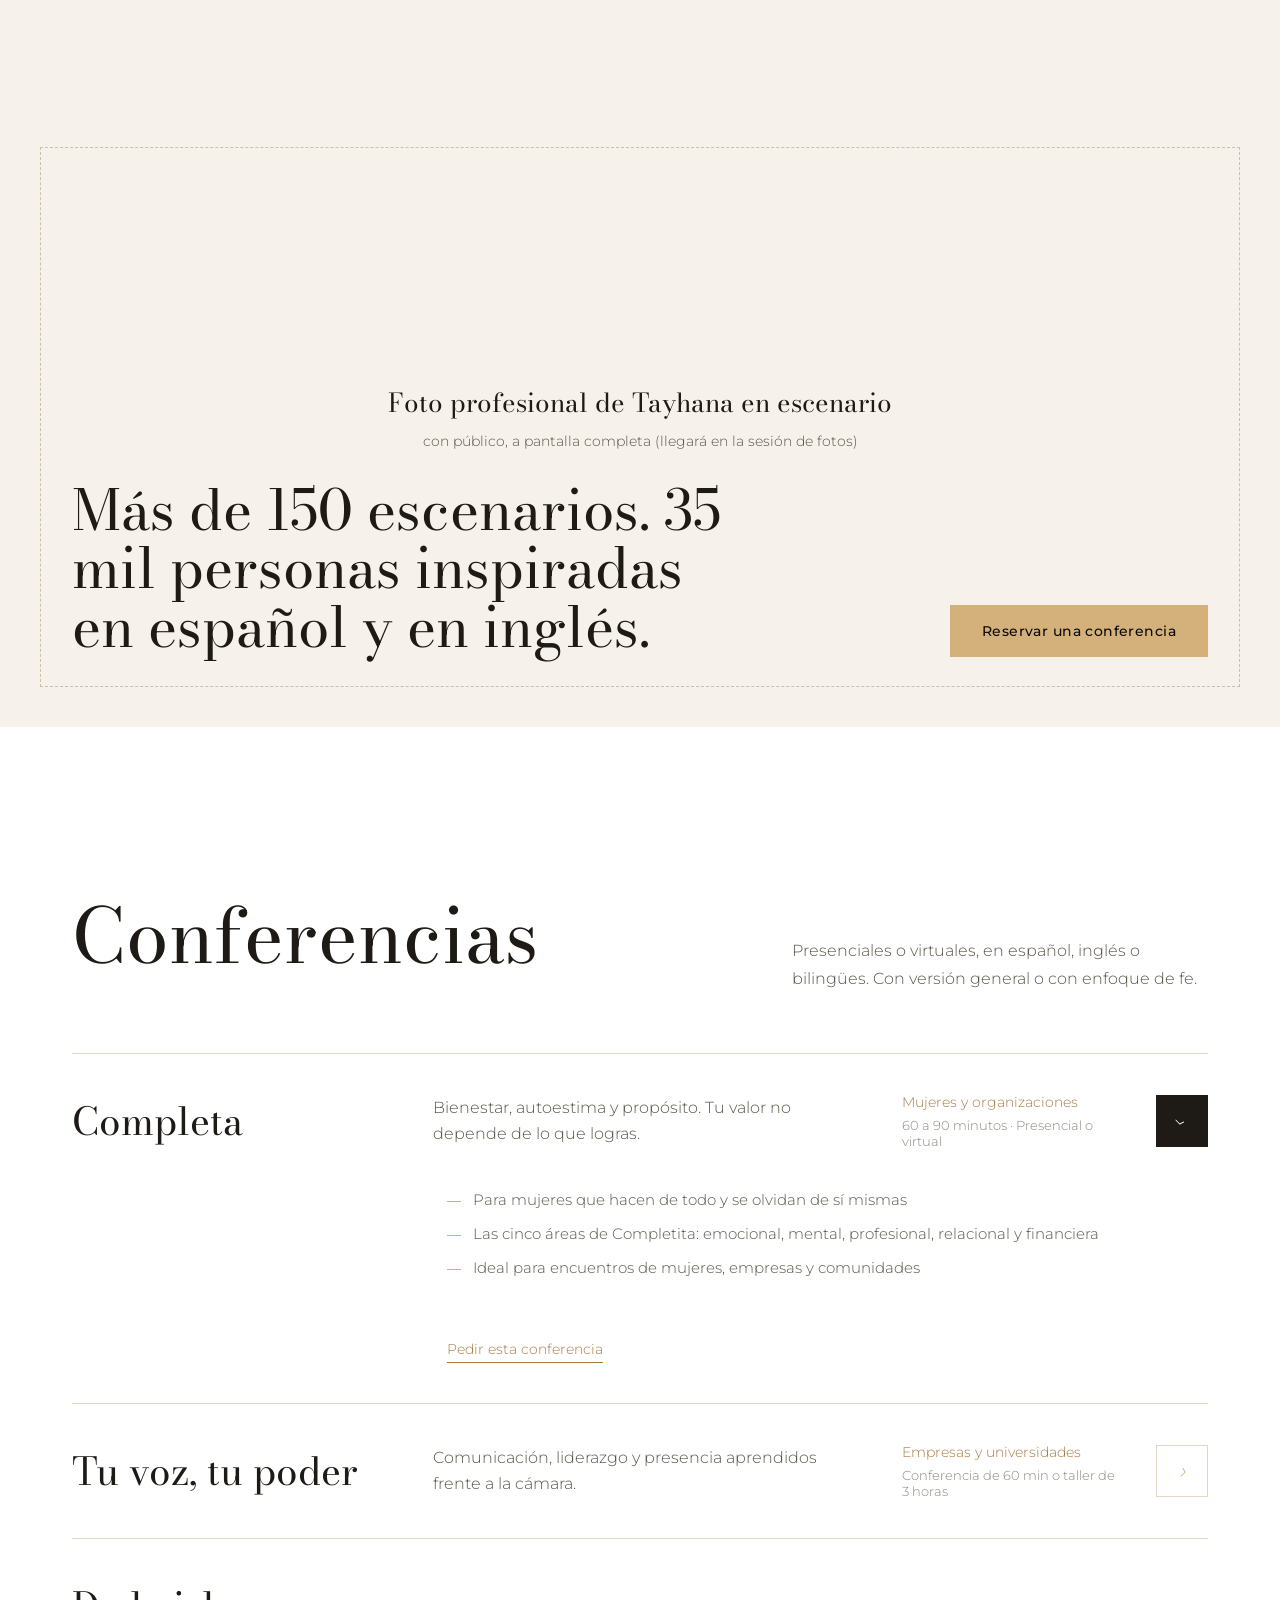
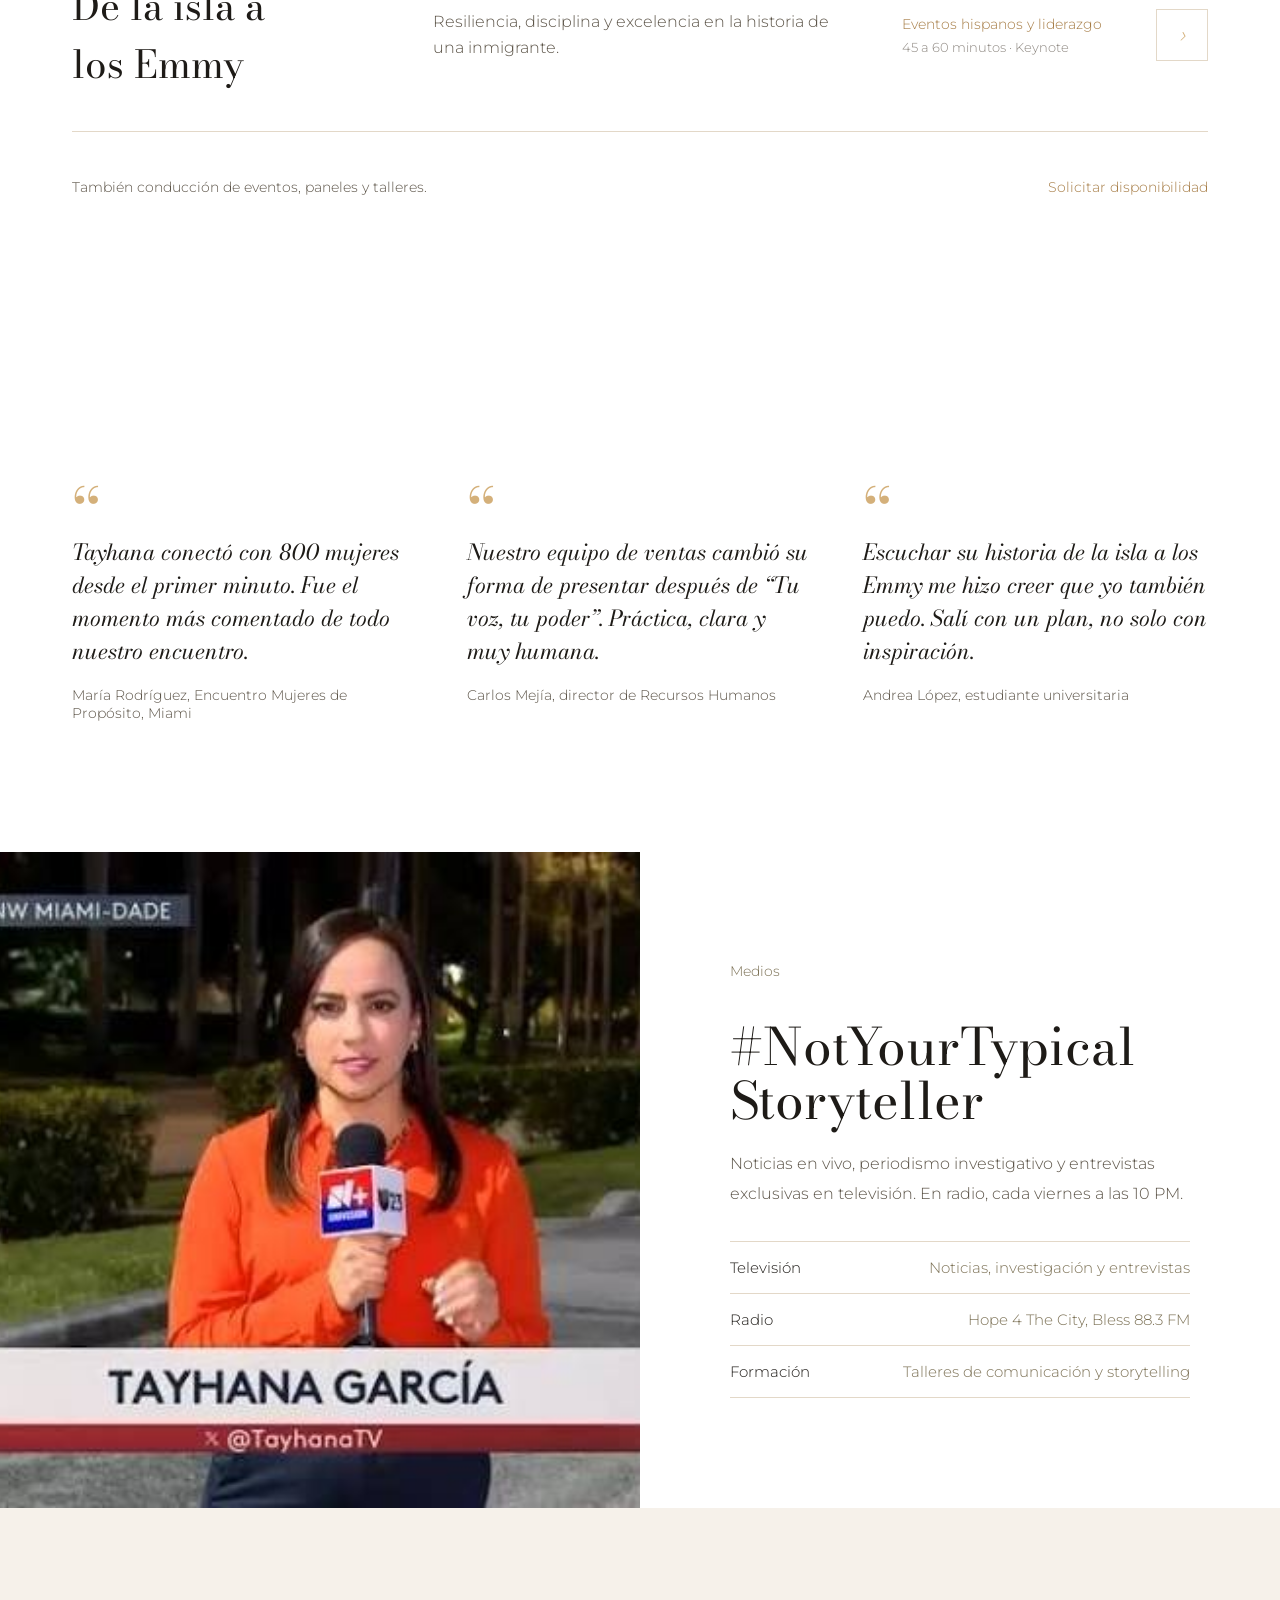
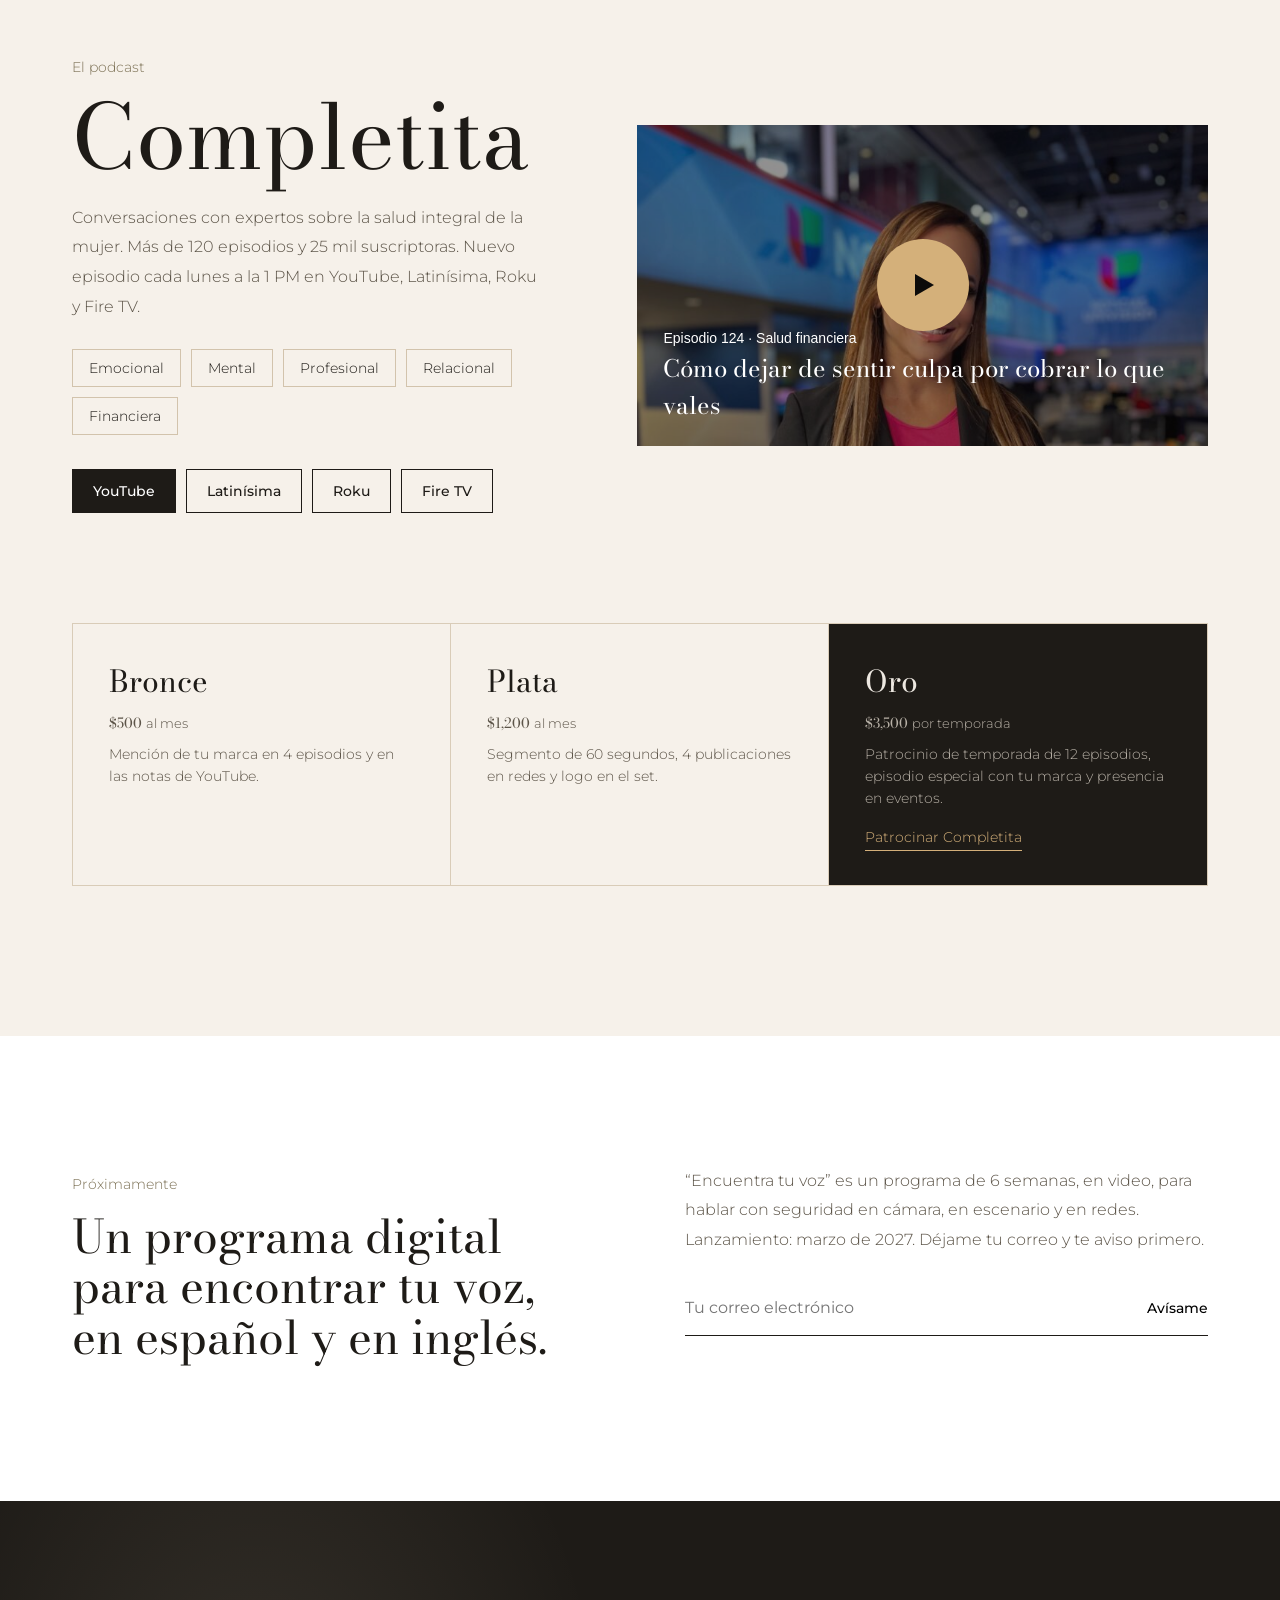
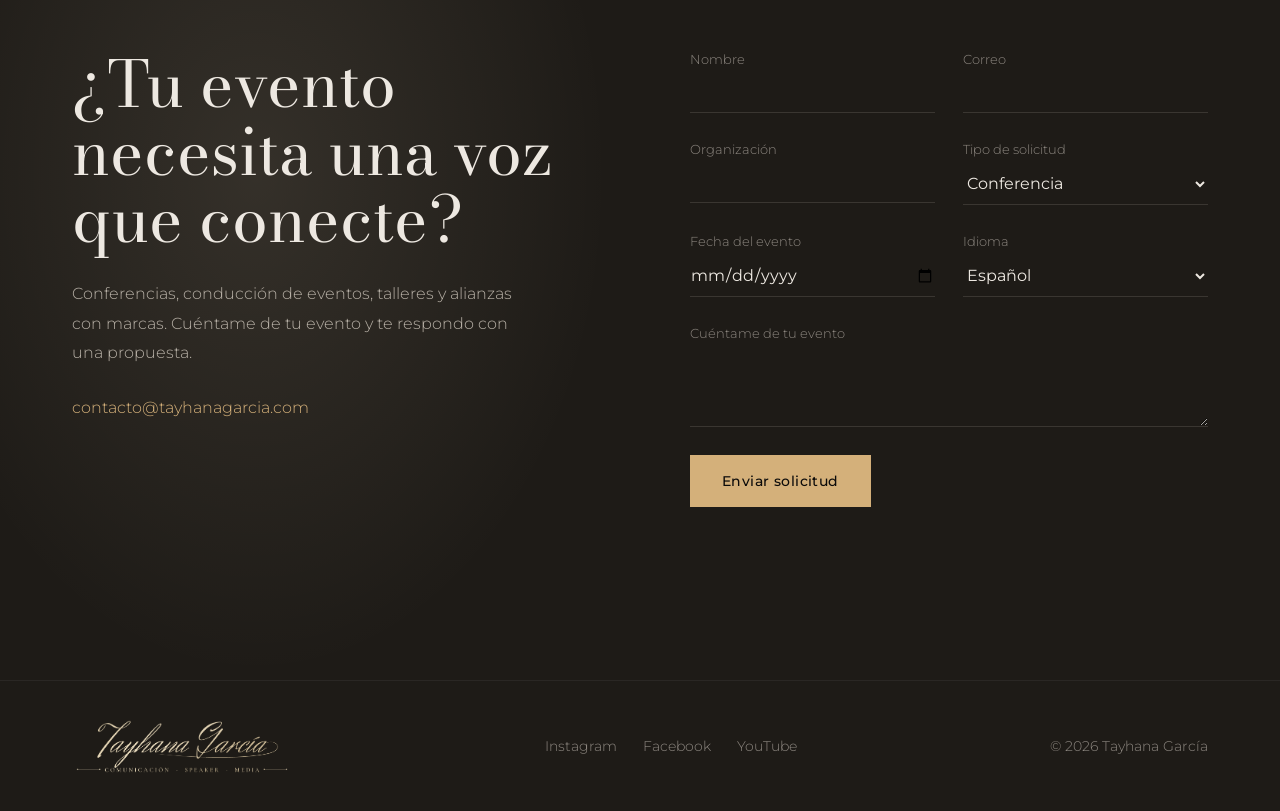
<file: tayhana-garcia-web/propuesta-b.html>
<!doctype html>
<html lang="es">
<head>
<meta charset="utf-8">
<meta name="viewport" content="width=device-width, initial-scale=1, viewport-fit=cover">
<title>Propuesta B · Tayhana García | Periodista, conferencista y comunicadora</title>
<meta name="description" content="Tayhana García, periodista bilingüe ganadora de 13 premios Emmy. Conferencias para mujeres, empresas y comunidades, en español e inglés. Creadora de Completita Podcast.">
<meta property="og:title" content="Tayhana García">
<meta property="og:description" content="Comunicación con propósito. Historias que inspiran. Voces que transforman.">
<meta property="og:image" content="images/azotea.jpg">
<meta name="theme-color" content="#0C0B0A">
<link rel="icon" href="images/favicon.png">
<link rel="preload" href="fonts/bd4.woff2" as="font" type="font/woff2" crossorigin>
<link rel="stylesheet" href="css/styles.css">
<script type="application/ld+json">
{"@context":"https://schema.org","@type":"Person","name":"Tayhana García","alternateName":"Tayhana Lashelle García","jobTitle":"Periodista, conferencista y comunicadora","url":"https://tayhanagarcia.com","image":"https://tayhanagarcia.com/images/azotea.jpg","email":"contacto@tayhanagarcia.com","alumniOf":"St. Thomas University","award":["13 premios Emmy","5 premios de la Society of Professional Journalists","1 premio de la National Press Photographers Association"],"knowsLanguage":["es","en"],"homeLocation":{"@type":"City","name":"Miami"},"sameAs":["https://www.instagram.com/tayhanatv","https://www.facebook.com/tayhanatv","https://www.youtube.com/@completita"]}
</script>
<style>
.anuncio{position:relative;z-index:60;display:flex;justify-content:center;gap:18px;font-size:13px;padding:11px 20px;background:var(--oro);color:var(--negro)}
.anuncio a{font-weight:500;border-bottom:1px solid currentColor}
.nav{top:41px}.nav.is-solid{top:0}
.plat{display:flex;flex-wrap:wrap;gap:10px;margin-top:18px}
.plat a{border:1px solid var(--tinta);padding:12px 20px;font-size:14px;font-weight:500}
.plat a:first-child{background:var(--tinta);color:#fff}
.dos{font:italic 400 26px var(--serif);color:var(--oro)}
.evento{position:relative;height:620px;display:flex;align-items:flex-end;background:radial-gradient(ellipse 50% 60% at 50% 20%,rgba(255,236,205,.18),transparent 70%),repeating-linear-gradient(90deg,#141210 0 80px,#100E0C 80px 160px);color:var(--marfil)}
.evento .ph{position:absolute;inset:40px;border:1px dashed #4A443D;display:flex;align-items:center;justify-content:center;flex-direction:column;gap:10px;color:#8D8780;font-size:14px;text-align:center}
.evento .ph b{font:400 26px var(--serif);color:#BDB5A9}
.evento .w{position:relative;width:100%;padding-block:70px;display:flex;justify-content:space-between;align-items:end;gap:40px}
.evento h2{font-size:56px;line-height:1.05;max-width:12em}
.testi{display:grid;grid-template-columns:repeat(3,1fr);gap:50px;padding-block:130px}
.testi blockquote{margin:0;font:italic 400 22px/1.5 var(--serif)}
.testi p{margin-top:18px;font-size:14px;color:var(--texto)}
.fotoph{position:absolute;right:16px;top:16px;z-index:4;background:rgba(12,11,10,.7);color:#D4B07A;font-size:12px;padding:6px 10px}
</style><style>
.anuncio{background:var(--tinta);color:var(--marfil)}.anuncio a{color:var(--oro)}
.nav .w{color:var(--tinta)}.nav__cta{border-color:var(--tinta);color:var(--tinta)}
.nav.is-solid{background:rgba(255,255,255,.85)}
.stage{background:var(--lino);color:var(--tinta)}
.stage__luz,.stage__piso,.stage::after{display:none}
.stage__arco{position:absolute;right:6%;bottom:0;width:560px;height:86%;border-radius:280px 280px 0 0;background:linear-gradient(180deg,#E9D9C1,#D9C3A2);animation:aparece 1.4s .3s var(--ease) both}
.stage__foto{left:auto;right:7%;z-index:2}
.stage h1 i{color:#A67C45}.stage .txt{color:var(--texto)}.dos{color:#A67C45}
.stage .stage__acc .lnk{color:var(--tinta)}
.stage__scroll{color:var(--texto)}
.strip{background:#fff;border-top:1px solid var(--linea);border-bottom:1px solid var(--linea)}.strip b{color:var(--tinta)}
.charlas{background:#fff;color:var(--tinta)}.charlas .charla{border-color:var(--linea)}.charla summary p,.charlas__head p,.charlas__foot{color:var(--texto)}
.charla .arr{border-color:var(--linea)}.charla__more ul{color:var(--texto)}.charla summary span,.charla__more a,.charlas__foot a{color:#A67C45}
.charla[open] .arr{background:var(--tinta);color:#fff;border-color:var(--tinta)}
.evento{background:var(--lino);color:var(--tinta)}.evento .ph{border-color:#CDBFA8;color:var(--texto)}.evento .ph b{color:var(--tinta)}
.contact{background:var(--tinta)}
</style><style>
.logos{gap:28px!important}.logos__t{font-size:13px;color:var(--gris);white-space:nowrap}
.logo-slot{flex:1;height:46px;border:1px dashed #4A443D;display:flex;align-items:center;justify-content:center;font-size:12px;color:#8D8780;min-width:120px}
.cifras{border-bottom:1px solid var(--linea)}
.cifras .w{padding-left:var(--gut);padding-right:var(--gut);display:grid;grid-template-columns:repeat(4,1fr);padding-block:60px;text-align:left}
.cifras .w>div{padding-left:28px;border-left:1px solid var(--linea)}.cifras .w>div:first-child{border-left:0;padding-left:0}
.cifras b{display:block;font:400 54px/1 var(--serif);color:var(--tinta)}
.cifras span{display:block;margin-top:10px;font-size:14px;color:var(--texto)}
.dur{display:block;margin-top:6px;font-size:13px;color:var(--gris)}
.testi .q{font:400 70px/0.6 var(--serif);color:var(--oro)}
.precio{font:400 34px var(--serif)}.precio small{font:300 13px var(--sans)}
</style><style>
.logos{display:flex;align-items:center;gap:40px!important;flex-wrap:nowrap!important}
.marquee{flex:1;overflow:hidden;mask-image:linear-gradient(90deg,transparent,#000 8%,#000 92%,transparent);-webkit-mask-image:linear-gradient(90deg,transparent,#000 8%,#000 92%,transparent)}
.marquee__track{display:flex;width:max-content;animation:marq 32s linear infinite}
.marquee:hover .marquee__track{animation-play-state:paused}
@keyframes marq{to{transform:translateX(-50%)}}
.mk{display:flex;align-items:center;padding:0 38px;font:500 21px var(--serif);letter-spacing:.02em;white-space:nowrap;color:#BDB5A9;opacity:.85;transition:opacity .3s}
.mk:hover{opacity:1}
.mk svg.fox{height:30px;width:auto}
.cifras b{font-variant-numeric:tabular-nums}
.patro div{transition:transform .5s var(--ease),box-shadow .5s}
.patro div:hover{transform:translateY(-6px);box-shadow:0 24px 50px rgba(30,27,23,.12)}
.testi>div{transition:transform .6s var(--ease)}.testi>div:hover{transform:translateY(-4px)}
@media (max-width:980px){.logos__t{display:none}.cifras .w{grid-template-columns:1fr 1fr;gap:30px 0}.cifras .w>div:nth-child(3){border-left:0;padding-left:0}.testi{grid-template-columns:1fr;padding-block:80px}.evento{height:auto;min-height:520px}.evento .w{flex-direction:column;align-items:start}.evento h2{font-size:38px}}
</style><style>.mk{color:#5C5448}</style></head>
<body>
<div class="anuncio"><span>Nuevo: programa digital bilingüe para encontrar tu voz</span><a href="#contacto">Únete a la lista</a></div>

<div class="progress" aria-hidden="true"></div>

<header class="nav" id="nav">
  <div class="w">
    <a href="#inicio" class="nav__logo" aria-label="Tayhana García, inicio"><img src="images/logo-firma-dorado.png" alt="Tayhana García"></a>
    <nav class="nav__links" id="navLinks" aria-label="Principal">
      <a href="#sobre-mi">Sobre mí</a>
      <a href="#conferencias">Conferencias</a>
      <a href="#medios">Medios</a>
      <a href="#completita">Completita</a>
      <a href="#contacto">Contacto</a>
    </nav>
    <a href="#contacto" class="nav__cta">Invítame a tu evento</a>
    <button class="nav__toggle" id="navToggle" aria-expanded="false" aria-controls="navLinks">Menú</button>
  </div>
</header>

<main>
<section class="stage" id="inicio">
  <div class="stage__luz" aria-hidden="true"></div>
  <div class="stage__piso" aria-hidden="true"></div>
  <div class="w stage__in">
    <p class="dos fade d1">Comunicadora. Speaker.</p>
    <h1><span class="ln"><span>Tu voz puede</span></span><span class="ln"><span>cambiar la</span></span><span class="ln"><span><i>historia.</i></span></span></h1>
    <p class="txt fade d2">Soy Tayhana García. Veinte años contando noticias en televisión y trece premios Emmy. Hoy llevo lo que aprendí frente a la cámara a escenarios, empresas y comunidades de mujeres.</p>
    <div class="stage__acc fade d3"><a href="#contacto" class="btn btn--oro">Reservar una conferencia</a><a href="#sobre-mi" class="lnk">Conoce mi historia</a></div>
  </div>
  <div class="stage__arco" aria-hidden="true"></div>
  <img class="stage__foto" src="images/cutout.png" alt="Tayhana García" fetchpriority="high">
  <p class="stage__scroll" aria-hidden="true">Desliza</p>
</section>

<section class="strip" aria-label="Medios donde ha trabajado"><div class="w logos"><span class="logos__t">Ha trabajado en</span><div class="marquee"><div class="marquee__track"><span class="mk"><svg class="fox" aria-label="FOX" fill="currentColor" role="img" viewBox="0 0 24 24" xmlns="http://www.w3.org/2000/svg"><title>FOX</title><path d="M3.069 9.7h3.42L6.3 6.932H0v10.136h3.069V13.8h2.789v-2.778H3.069ZM24 6.932h-3.291L19.48 9.1l-1.231-2.168h-3.292l2.871 5.076-2.871 5.06h3.308l1.215-2.142 1.213 2.142H24l-2.871-5.06Zm-12.592 0A5.067 5.067 0 1 0 16.475 12a5.067 5.067 0 0 0-5.067-5.065Zm.888 7.146a.867.867 0 0 1-.873.847.847.847 0 0 1-.837-.858V9.919a.882.882 0 0 1 .837-.9.913.913 0 0 1 .873.9Z"/></svg></span><span class="mk">Estrella TV</span><span class="mk">Mega TV</span><span class="mk">Bless 88.3 FM</span><span class="mk">CVC La Voz</span><span class="mk">La Nueva 88.3 FM</span><span class="mk"><svg class="fox" aria-label="FOX" fill="currentColor" role="img" viewBox="0 0 24 24" xmlns="http://www.w3.org/2000/svg"><title>FOX</title><path d="M3.069 9.7h3.42L6.3 6.932H0v10.136h3.069V13.8h2.789v-2.778H3.069ZM24 6.932h-3.291L19.48 9.1l-1.231-2.168h-3.292l2.871 5.076-2.871 5.06h3.308l1.215-2.142 1.213 2.142H24l-2.871-5.06Zm-12.592 0A5.067 5.067 0 1 0 16.475 12a5.067 5.067 0 0 0-5.067-5.065Zm.888 7.146a.867.867 0 0 1-.873.847.847.847 0 0 1-.837-.858V9.919a.882.882 0 0 1 .837-.9.913.913 0 0 1 .873.9Z"/></svg></span><span class="mk">Estrella TV</span><span class="mk">Mega TV</span><span class="mk">Bless 88.3 FM</span><span class="mk">CVC La Voz</span><span class="mk">La Nueva 88.3 FM</span></div></div></div></section>
<section class="cifras"><div class="w"><div><b data-count="20">20</b><span>años en televisión</span></div><div><b data-count="150" data-pre="" data-suf="+">150+</b><span>conferencias y eventos</span></div><div><b data-count="35" data-suf=" mil">35 mil</b><span>personas en audiencias en vivo</span></div><div><b data-count="120" data-suf="+">120+</b><span>episodios de Completita</span></div></div></section>

<section class="w about" id="sobre-mi">
  <div class="about__ph">
    <img src="images/azotea.jpg" alt="Tayhana García en una azotea de Miami" loading="lazy">
    <div class="about__dato"><b>14 años</b><span>cuando llegué a Miami desde<br>República Dominicana</span></div>
  </div>
  <div class="about__txt">
    <p class="lbl sd-reveal">Sobre mí</p>
    <h2 class="sd-reveal">De una isla del Caribe a las noticias de cuatro ciudades de Estados Unidos.</h2>
    <p class="txt sd-reveal">Estudié Comunicación y Administración de Empresas en St. Thomas University. He sido reportera, presentadora y productora, en inglés y en español, en Los Ángeles, Fresno, San Francisco y Miami.</p>
    <p class="txt sd-reveal">Conduzco Hope 4 The City en Bless 88.3 FM y creé Completita, un podcast para la salud integral de la mujer. En mis conferencias comparto lo que la cámara me enseñó sobre la voz, la disciplina y el propósito.</p>
    <div class="ciudades sd-reveal">
      <div><span>Los Ángeles</span>2012–2015</div>
      <div><span>Fresno</span>2015–2019</div>
      <div><span>San Francisco</span>2019–2022</div>
      <div><span>Miami</span>Hoy</div>
    </div>
    <blockquote class="sd-reveal">Comunicación con propósito. Historias que inspiran. Voces que transforman.</blockquote>
  </div>
</section>

<section class="premios" aria-labelledby="premios-t">
  <div class="w">
    <div class="premios__fotos sd-reveal">
      <img src="images/emmy-rosa.jpg" alt="Tayhana García en la gala de los Emmy" loading="lazy">
      <img src="images/emmy-verde.jpg" alt="Tayhana García con su premio Emmy" loading="lazy">
    </div>
    <div>
      <p class="lbl" id="premios-t">Reconocimientos</p>
      <div class="nums">
        <div><b data-count="13">13</b><span>premios Emmy</span></div>
        <div><b data-count="5">5</b><span>premios SPJ</span></div>
        <div><b data-count="1">1</b><span>premio NPPA</span></div>
      </div>
      <p class="cita sd-reveal">“Los reconocimientos honran una trayectoria; las vidas que tocamos le dan sentido.”</p>
    </div>
  </div>
</section>

<section class="evento"><div class="ph"><b>Foto profesional de Tayhana en escenario</b>con público, a pantalla completa (llegará en la sesión de fotos)</div><div class="w"><h2 class="sd-reveal">Más de 150 escenarios. 35 mil personas inspiradas en español y en inglés.</h2><a href="#contacto" class="btn btn--oro">Reservar una conferencia</a></div></section>
<section class="charlas" id="conferencias">
  <div class="w">
    <div class="charlas__head">
      <h2 class="sd-reveal">Conferencias</h2>
      <p class="sd-reveal">Presenciales o virtuales, en español, inglés o bilingües. Con versión general o con enfoque de fe.</p>
    </div>
    <details class="charla" open>
      <summary><h3>Completa</h3><p>Bienestar, autoestima y propósito. Tu valor no depende de lo que logras.</p><span>Mujeres y organizaciones<small class="dur">60 a 90 minutos · Presencial o virtual</small></span><i class="arr" aria-hidden="true">›</i></summary>
      <div class="charla__more"><ul><li>Para mujeres que hacen de todo y se olvidan de sí mismas</li><li>Las cinco áreas de Completita: emocional, mental, profesional, relacional y financiera</li><li>Ideal para encuentros de mujeres, empresas y comunidades</li></ul><a href="#contacto" class="lnk">Pedir esta conferencia</a></div>
    </details>
    <details class="charla">
      <summary><h3>Tu voz, tu poder</h3><p>Comunicación, liderazgo y presencia aprendidos frente a la cámara.</p><span>Empresas y universidades<small class="dur">Conferencia de 60 min o taller de 3 horas</small></span><i class="arr" aria-hidden="true">›</i></summary>
      <div class="charla__more"><ul><li>Cómo hablar con claridad bajo presión</li><li>Storytelling para presentar ideas y vender proyectos</li><li>Presencia en cámara, en escenario y en redes</li></ul><a href="#contacto" class="lnk">Pedir esta conferencia</a></div>
    </details>
    <details class="charla">
      <summary><h3>De la isla a los Emmy</h3><p>Resiliencia, disciplina y excelencia en la historia de una inmigrante.</p><span>Eventos hispanos y liderazgo<small class="dur">45 a 60 minutos · Keynote</small></span><i class="arr" aria-hidden="true">›</i></summary>
      <div class="charla__more"><ul><li>Empezar de cero en otro país e idioma</li><li>La disciplina detrás de trece premios Emmy</li><li>Abrir puertas para los que vienen detrás</li></ul><a href="#contacto" class="lnk">Pedir esta conferencia</a></div>
    </details>
    <div class="charlas__foot"><span>También conducción de eventos, paneles y talleres.</span><a href="#contacto">Solicitar disponibilidad</a></div>
  </div>
</section>

<section class="w testi">
<div><p class="q">“</p><blockquote>Tayhana conectó con 800 mujeres desde el primer minuto. Fue el momento más comentado de todo nuestro encuentro.</blockquote><p>María Rodríguez, Encuentro Mujeres de Propósito, Miami</p></div>
<div><p class="q">“</p><blockquote>Nuestro equipo de ventas cambió su forma de presentar después de “Tu voz, tu poder”. Práctica, clara y muy humana.</blockquote><p>Carlos Mejía, director de Recursos Humanos</p></div>
<div><p class="q">“</p><blockquote>Escuchar su historia de la isla a los Emmy me hizo creer que yo también puedo. Salí con un plan, no solo con inspiración.</blockquote><p>Andrea López, estudiante universitaria</p></div>
</section>
<section class="medios" id="medios">
  <!-- Foto con logo de Univision: confirmar aprobación de Tayhana antes de publicar -->
  <div class="medios__img"><img src="images/envivo.jpg" alt="Tayhana García reportando al aire" loading="lazy"></div>
  <div class="medios__t">
    <p class="lbl sd-reveal">Medios</p>
    <h2 class="sd-reveal">#NotYourTypical<br>Storyteller</h2>
    <p class="txt sd-reveal">Noticias en vivo, periodismo investigativo y entrevistas exclusivas en televisión. En radio, cada viernes a las 10 PM.</p>
    <ul class="sd-reveal">
      <li><span>Televisión</span><span>Noticias, investigación y entrevistas</span></li>
      <li><span>Radio</span><span>Hope 4 The City, Bless 88.3 FM</span></li>
      <li><span>Formación</span><span>Talleres de comunicación y storytelling</span></li>
    </ul>
  </div>
</section>

<section class="pod" id="completita">
  <div class="w">
    <div>
      <p class="lbl sd-reveal">El podcast</p>
      <h2 class="sd-reveal">Completita</h2>
      <p class="txt sd-reveal">Conversaciones con expertos sobre la salud integral de la mujer. Más de 120 episodios y 25 mil suscriptoras. Nuevo episodio cada lunes a la 1 PM en YouTube, Latinísima, Roku y Fire TV.</p>
      <div class="pil sd-reveal"><span>Emocional</span><span>Mental</span><span>Profesional</span><span>Relacional</span><span>Financiera</span></div>
      <div class="plat sd-reveal"><a>YouTube</a><a>Latinísima</a><a>Roku</a><a>Fire TV</a></div>
    </div>
    <div class="video sd-reveal">
      <button class="video__poster" id="videoPoster" aria-label="Reproducir episodios recientes de Completita">
        <span class="video__play"><svg width="26" height="28" viewBox="0 0 26 28" aria-hidden="true"><path d="M5 3 L24 14 L5 25Z" fill="#0C0B0A"/></svg></span>
        <span class="video__cap">Episodio 124 · Salud financiera<b>Cómo dejar de sentir culpa por cobrar lo que vales</b></span>
      </button>
    </div>
    <div class="patro sd-reveal">
      <div><h3>Bronce</h3><p class="precio">$500 <small>al mes</small></p><p>Mención de tu marca en 4 episodios y en las notas de YouTube.</p></div>
      <div><h3>Plata</h3><p class="precio">$1,200 <small>al mes</small></p><p>Segmento de 60 segundos, 4 publicaciones en redes y logo en el set.</p></div>
      <div><h3>Oro</h3><p class="precio">$3,500 <small>por temporada</small></p><p>Patrocinio de temporada de 12 episodios, episodio especial con tu marca y presencia en eventos.</p><a href="#contacto" class="lnk">Patrocinar Completita</a></div>
    </div>
  </div>
</section>

<section class="w prox" aria-labelledby="prox-t">
  <div><p class="lbl sd-reveal">Próximamente</p><h2 class="sd-reveal" id="prox-t">Un programa digital para encontrar tu voz, en español y en inglés.</h2></div>
  <div class="sd-reveal">
    <p class="txt">“Encuentra tu voz” es un programa de 6 semanas, en video, para hablar con seguridad en cámara, en escenario y en redes. Lanzamiento: marzo de 2027. Déjame tu correo y te aviso primero.</p>
    <form id="formAviso" novalidate>
      <div class="suscribe"><label for="aviso-correo" class="sr" style="position:absolute;left:-9999px">Correo</label><input id="aviso-correo" type="email" placeholder="Tu correo electrónico" autocomplete="email"><button type="submit">Avísame</button></div>
      <p class="msg" role="status"></p>
    </form>
  </div>
</section>

<section class="dark contact" id="contacto">
  <div class="w">
    <div>
      <h2 class="sd-reveal">¿Tu evento necesita una voz que conecte?</h2>
      <p class="txt sd-reveal">Conferencias, conducción de eventos, talleres y alianzas con marcas. Cuéntame de tu evento y te respondo con una propuesta.</p>
      <a class="contact__mail sd-reveal" href="mailto:contacto@tayhanagarcia.com">contacto@tayhanagarcia.com</a>
    </div>
    <form class="form sd-reveal" id="formContacto" novalidate>
      <label for="c-nombre">Nombre<input id="c-nombre" name="nombre" autocomplete="name"></label>
      <label for="c-correo">Correo<input id="c-correo" name="correo" type="email" autocomplete="email"></label>
      <label for="c-org">Organización<input id="c-org" name="organizacion"></label>
      <label for="c-tipo">Tipo de solicitud<select id="c-tipo" name="tipo"><option>Conferencia</option><option>Conducción de evento</option><option>Taller</option><option>Patrocinio de Completita</option><option>Prensa</option></select></label>
      <label for="c-fecha">Fecha del evento<input id="c-fecha" name="fecha" type="date"></label>
      <label for="c-idioma">Idioma<select id="c-idioma" name="idioma"><option>Español</option><option>Inglés</option><option>Bilingüe</option></select></label>
      <label for="c-msg" class="full">Cuéntame de tu evento<textarea id="c-msg" name="mensaje"></textarea></label>
      <button class="btn btn--oro" type="submit">Enviar solicitud</button>
      <p class="msg" role="status"></p>
    </form>
  </div>
  <footer class="pie">
    <div class="w">
      <img src="images/logo-firma-claro.png" alt="Tayhana García">
      <nav aria-label="Redes sociales">
        <a href="https://www.instagram.com/tayhanatv" target="_blank" rel="noopener">Instagram</a>
        <a href="https://www.facebook.com/tayhanatv" target="_blank" rel="noopener">Facebook</a>
        <a href="https://www.youtube.com/@completita" target="_blank" rel="noopener">YouTube</a>
      </nav>
      <span>© 2026 Tayhana García</span>
    </div>
  </footer>
</section>
</main>

<script src="js/main.js"></script>
</body>
</html>
<style>@media (max-width:980px){.nav.is-open,.nav.is-open .nav__links{background:#fff}.nav.is-open .nav__links a{color:var(--tinta);border-bottom-color:var(--linea)}.nav.is-open .nav__toggle{color:var(--tinta)}}</style>
</file>
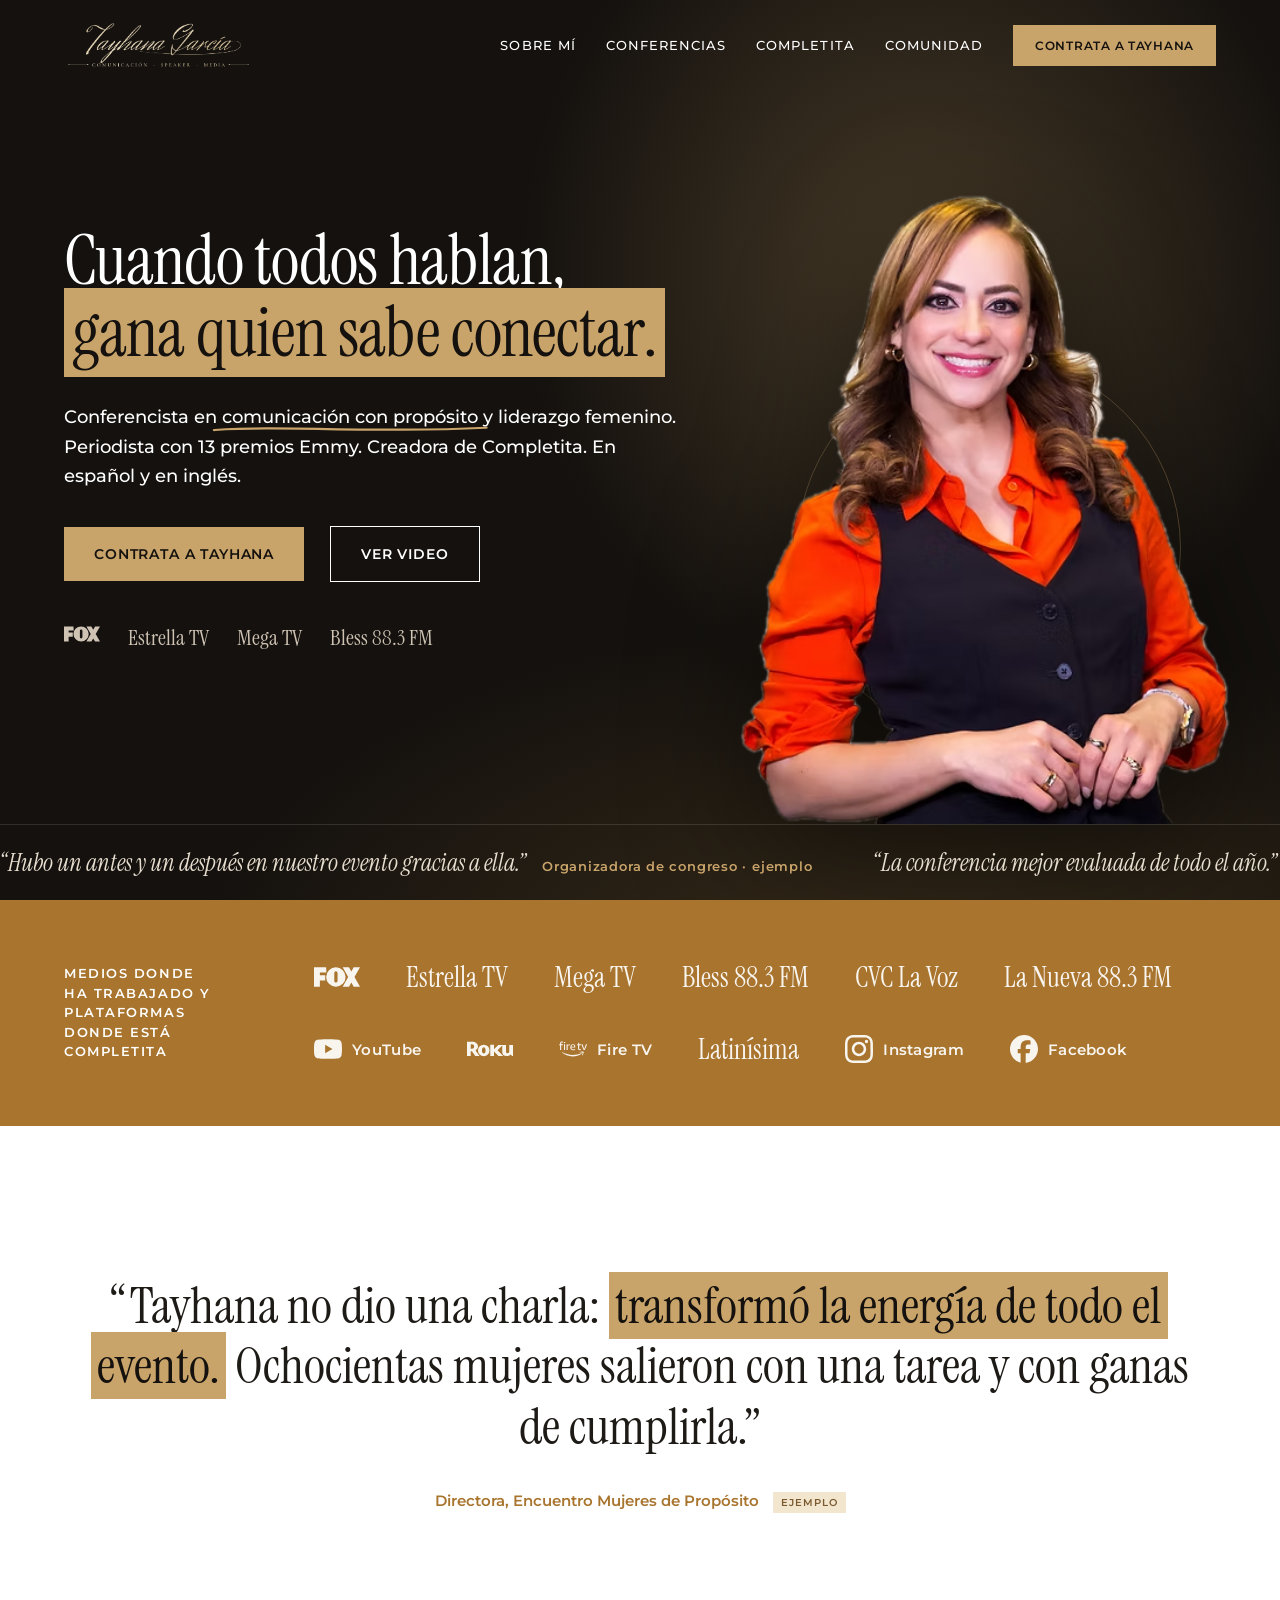
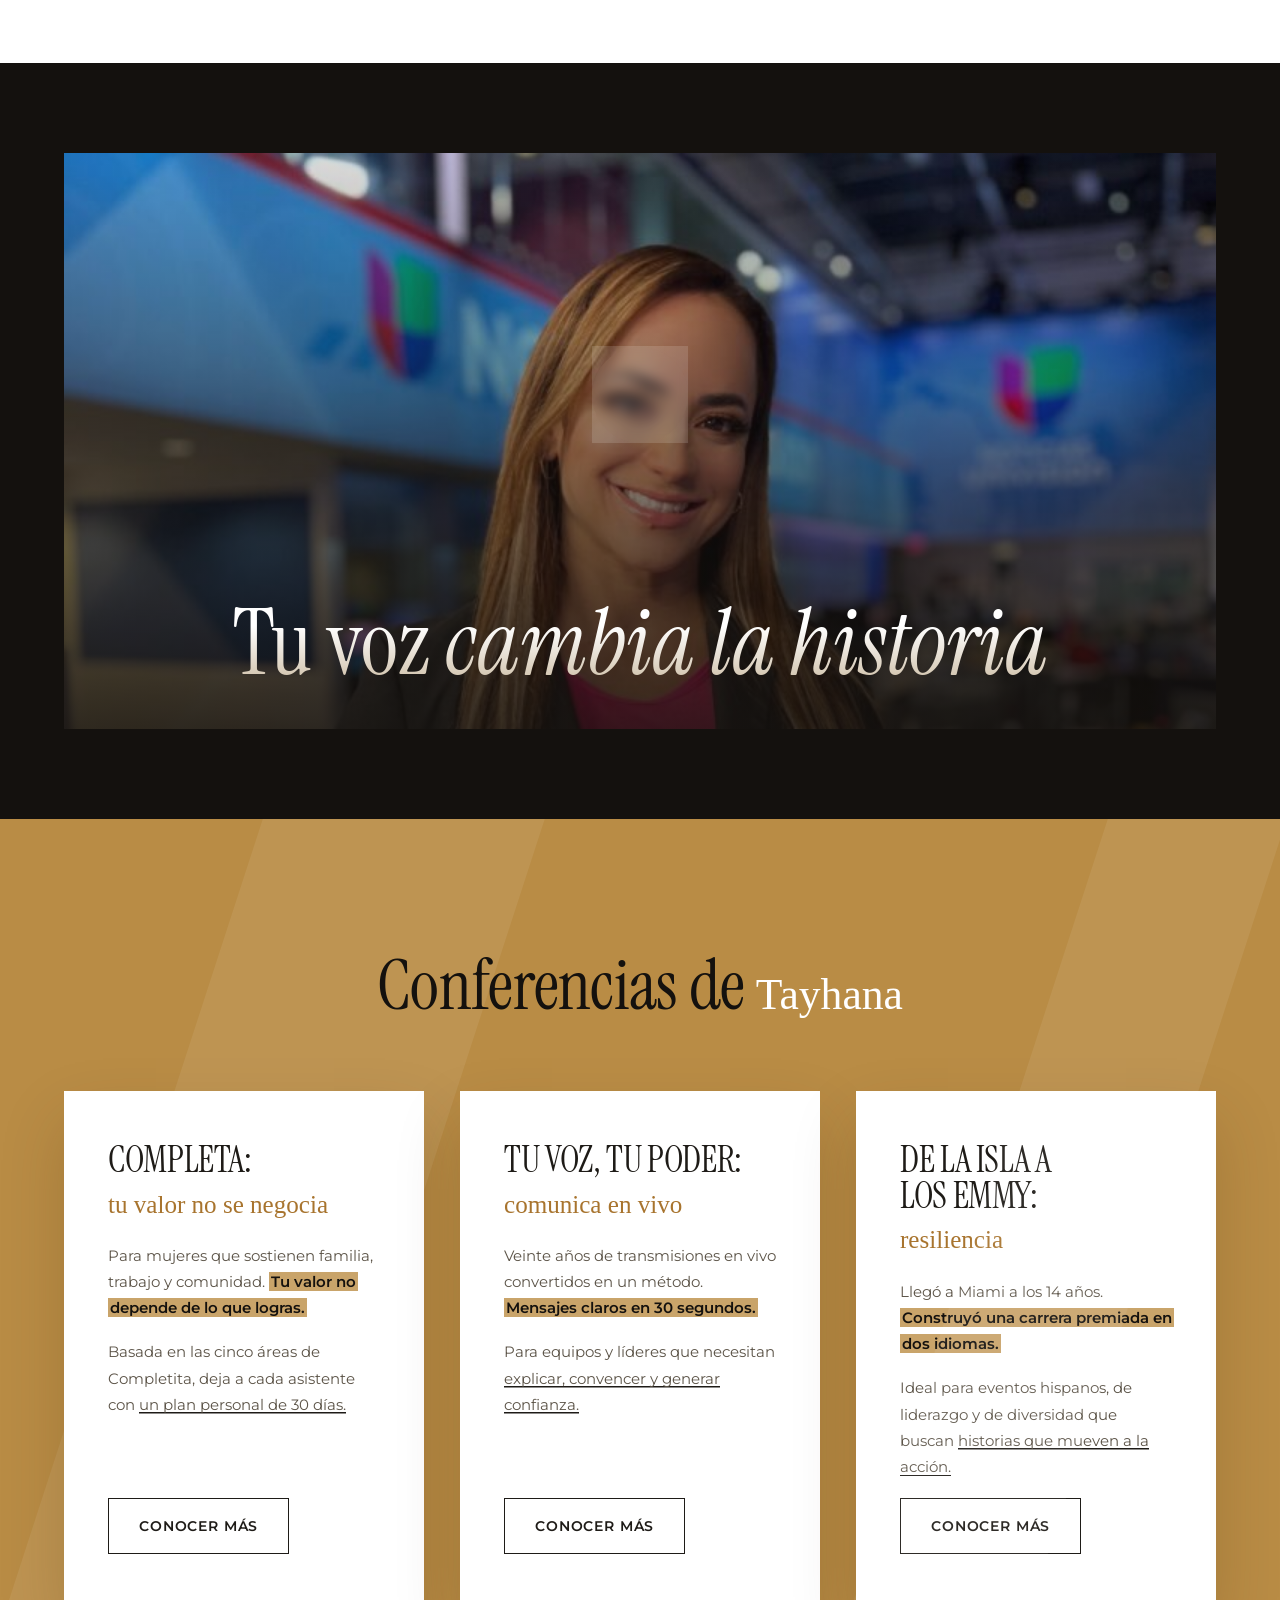
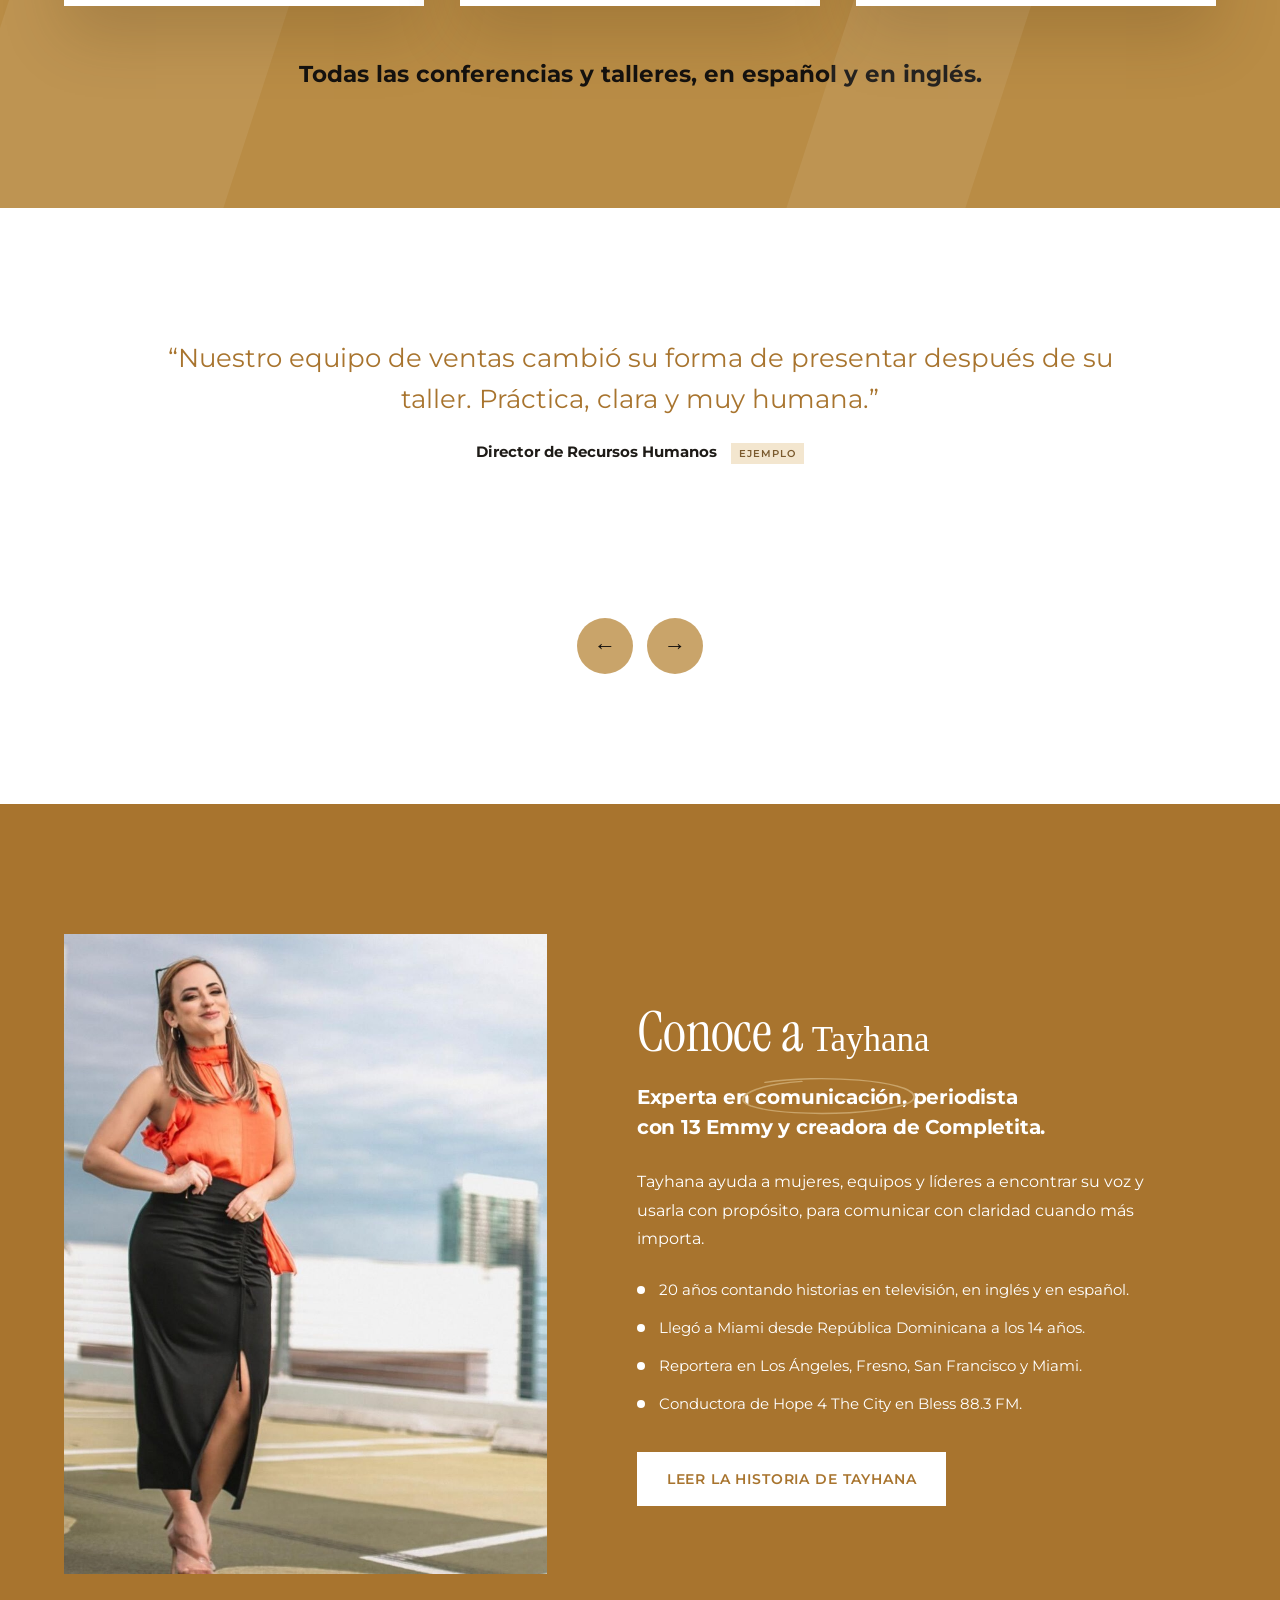
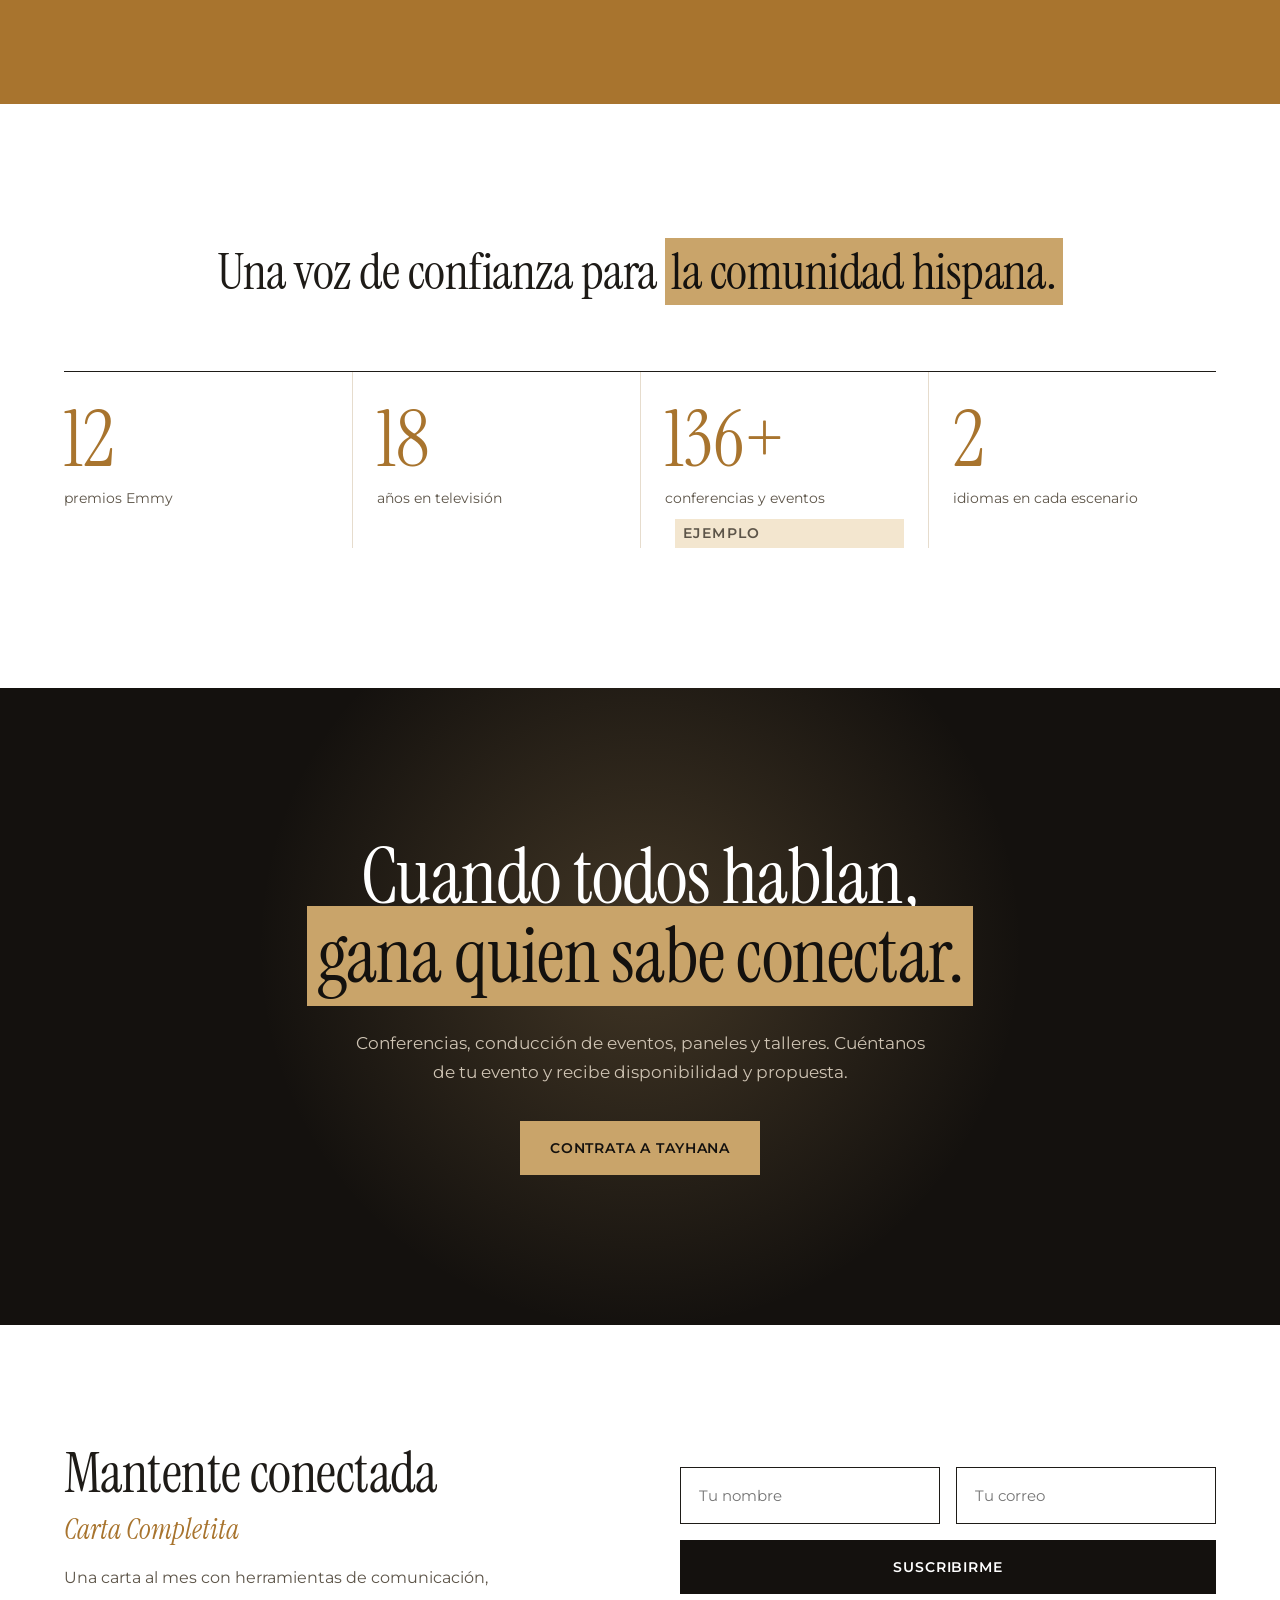
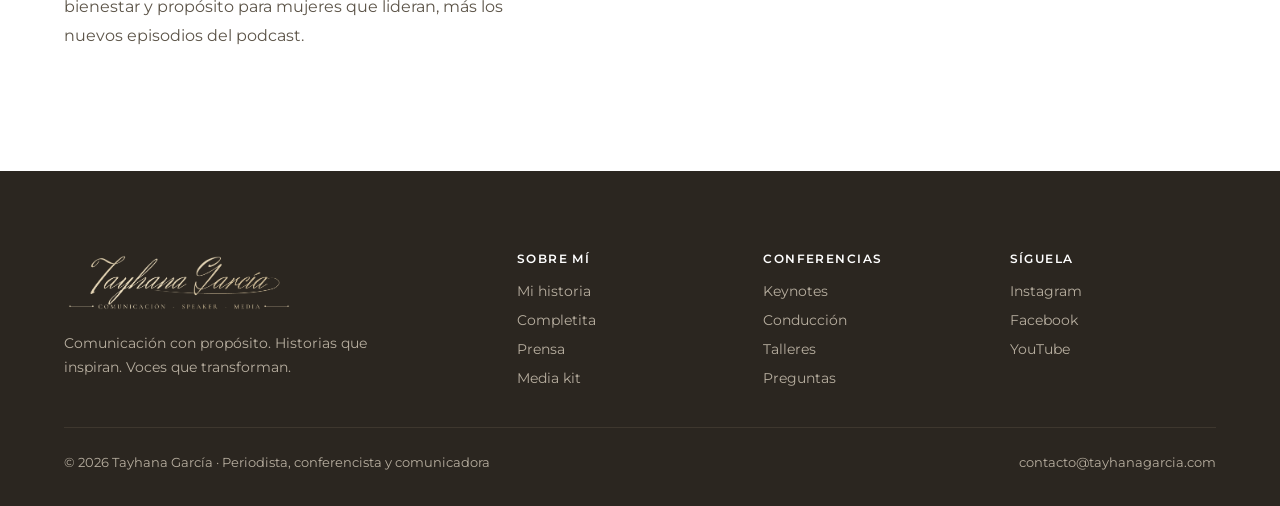
<file: tayhana-garcia-web/propuesta-c.html>
<!doctype html>
<html lang="es">
<head>
<meta charset="utf-8">
<meta name="viewport" content="width=device-width, initial-scale=1, viewport-fit=cover">
<title>Propuesta C · Tayhana García | Conferencista, periodista y comunicadora</title>
<meta name="description" content="Tayhana García, periodista bilingüe con 13 premios Emmy. Conferencias sobre comunicación con propósito y liderazgo femenino, en español e inglés.">
<link rel="icon" href="images/favicon.png">
<link rel="preconnect" href="https://fonts.googleapis.com">
<link rel="preconnect" href="https://fonts.gstatic.com" crossorigin>
<link rel="stylesheet" href="https://fonts.googleapis.com/css2?family=Instrument+Serif:ital@0;1&family=Montserrat:wght@300;400;500;600;700&family=Homemade+Apple&display=swap">
<style>
/* Propuesta C · lenguaje de "marcador": resaltado dorado que se pinta, trazos a mano que se dibujan,
   una palabra manuscrita por título, bloques de color fuerte. Marca: dorado champán + espresso. */
:root{
  --noche:#14110E; --espresso:#2B2620; --oro:#C9A46A; --oro-f:#B98C45; --miel:#A8742E;
  --champan:#E9D9BF; --crema:#FBF8F3; --tinta:#1E1B17; --texto:#5C5448; --linea:#E6DCCD;
  --display:"Instrument Serif",Georgia,serif; --sans:"Montserrat",Arial,sans-serif; --mano:"Homemade Apple",cursive;
  --ease:cubic-bezier(.16,1,.3,1);
  --gut:max(64px,env(safe-area-inset-left,0px));
}
*{box-sizing:border-box}
html{scroll-behavior:smooth;color-scheme:light}
body{margin:0;background:#fff;color:var(--tinta);font-family:var(--sans);-webkit-font-smoothing:antialiased;overflow-x:hidden}
img{display:block;max-width:100%}
a{color:inherit;text-decoration:none}
h1,h2,h3,p{margin:0}
h1,h2,h3{font-family:var(--display);font-weight:400;letter-spacing:-.01em;text-wrap:balance}
:focus-visible{outline:2px solid var(--oro);outline-offset:4px}
.w{max-width:1280px;margin:0 auto;padding-left:var(--gut);padding-right:var(--gut)}

/* Efectos de marca */
.hl{background:linear-gradient(var(--oro),var(--oro)) no-repeat 0 60%/0% 100%;padding:0 .12em;box-decoration-break:clone;-webkit-box-decoration-break:clone;transition:background-size 1.1s var(--ease) .2s}
.in .hl,.hl.in{background-size:100% 100%}
.mano{font-family:var(--mano);font-size:.62em;font-weight:400;letter-spacing:0;display:inline-block;clip-path:inset(0 100% 0 0);transition:clip-path 1.4s var(--ease) .5s;line-height:1.6;vertical-align:baseline}
.in .mano{clip-path:inset(0 -10% 0 0)}
.trazo{position:relative;white-space:nowrap}
.trazo svg{position:absolute;left:-4%;width:108%;height:.5em;bottom:-.28em;overflow:visible;pointer-events:none}
.trazo path{fill:none;stroke:currentColor;stroke-width:3;stroke-linecap:round;stroke-dasharray:400;stroke-dashoffset:400;transition:stroke-dashoffset 1.2s var(--ease) .6s}
.in .trazo path{stroke-dashoffset:0}
.circ{position:relative;display:inline-block}
.circ svg{position:absolute;inset:-22% -12%;width:124%;height:144%;overflow:visible;pointer-events:none}
.circ path{fill:none;stroke:var(--oro);stroke-width:2.5;stroke-linecap:round;stroke-dasharray:700;stroke-dashoffset:700;transition:stroke-dashoffset 1.6s var(--ease) .4s}
.in .circ path{stroke-dashoffset:0}
.up{opacity:0;transform:translateY(34px);transition:opacity 1s var(--ease),transform 1s var(--ease)}
.in .up,.up.in{opacity:1;transform:none}
.d1{transition-delay:.1s}.d2{transition-delay:.2s}.d3{transition-delay:.3s}.d4{transition-delay:.4s}

.btn{display:inline-flex;align-items:center;justify-content:center;gap:10px;font:600 14px var(--sans);letter-spacing:.06em;text-transform:uppercase;padding:18px 30px;border:0;cursor:pointer;transition:transform .5s var(--ease),background .3s,color .3s}
.btn:hover{transform:translateY(-3px)}
.btn--oro{background:var(--oro);color:var(--noche)}
.btn--oro:hover{background:#fff}
.btn--noche{background:var(--noche);color:#fff}
.btn--linea{border:1.5px solid currentColor;background:transparent}

/* Menú */
.nav{position:fixed;inset:0 0 auto;z-index:50;transition:background .4s,box-shadow .4s}
.nav .w{display:flex;align-items:center;justify-content:space-between;height:90px;transition:height .4s var(--ease)}
.nav__logo img{height:52px;transition:height .4s}
.nav__links{display:flex;align-items:center;gap:30px;font-size:13px;font-weight:500;letter-spacing:.08em;text-transform:uppercase;color:#fff}
.nav__links a:not(.btn){position:relative;padding:6px 0}
.nav__links a:not(.btn)::after{content:"";position:absolute;left:0;right:0;bottom:0;height:2px;background:var(--oro);transform:scaleX(0);transform-origin:left;transition:transform .4s var(--ease)}
.nav__links a:not(.btn):hover::after{transform:scaleX(1)}
.nav .btn{padding:13px 22px;font-size:12px}
.nav__toggle{display:none;background:none;border:0;color:#fff;font:600 13px var(--sans);letter-spacing:.08em;text-transform:uppercase;cursor:pointer;padding:10px 0}
.nav.solid{background:rgba(20,17,14,.94);backdrop-filter:blur(14px);-webkit-backdrop-filter:blur(14px)}
.nav.solid .w{height:70px}.nav.solid .nav__logo img{height:40px}

/* Portada */
.hero{position:relative;min-height:100svh;background:radial-gradient(ellipse 45% 70% at 72% 30%,rgba(201,164,106,.28),transparent 70%),radial-gradient(ellipse 80% 60% at 70% 110%,rgba(185,140,69,.22),transparent 70%),var(--noche);color:#fff;overflow:hidden;display:flex;flex-direction:column}
.hero__grid{flex:1;display:grid;grid-template-columns:minmax(0,1.3fr) minmax(0,.9fr);gap:40px;align-items:end;padding-top:120px}
.hero__t{align-self:center;display:flex;flex-direction:column;gap:34px;padding-bottom:60px;position:relative;z-index:2;max-width:720px}
.hero h1{font-size:clamp(46px,5.4vw,84px);line-height:1.04}
.hero h1 .hl{color:var(--noche)}
.hero__cred{font-size:18px;line-height:1.65;font-weight:500;max-width:34em}
.hero__cred .trazo{color:#fff}
.hero__cred .trazo svg{color:var(--oro)}
.hero__acc{display:flex;flex-wrap:wrap;align-items:center;gap:26px}
.hero__press{display:flex;flex-wrap:wrap;gap:12px 28px;align-items:center;font:400 22px var(--display);color:#CFC4B4}
.hero__press svg{height:22px;width:auto;fill:#CFC4B4}
.hero__foto{position:relative;align-self:end;height:100%;display:flex;align-items:flex-end;justify-content:center}
.hero__foto img{width:auto;height:min(74vh,700px);max-width:none;object-fit:contain;filter:drop-shadow(0 30px 60px rgba(0,0,0,.5));animation:sube-foto 1.6s .2s var(--ease) both}
@keyframes sube-foto{from{opacity:0;transform:translateY(60px)}to{opacity:1;transform:none}}
.hero__aro{position:absolute;left:50%;bottom:12%;width:min(30vw,440px);aspect-ratio:1;transform:translateX(-50%);border-radius:50%;border:1px solid rgba(201,164,106,.35);animation:gira 40s linear infinite}
.hero__aro::before{content:"";position:absolute;inset:8%;border-radius:50%;border:1px dashed rgba(201,164,106,.25)}
@keyframes gira{to{transform:translateX(-50%) rotate(360deg)}}

/* Cinta de testimonios */
.cinta{position:relative;z-index:3;border-top:1px solid rgba(255,255,255,.12);padding:22px 0;overflow:hidden;white-space:nowrap}
.cinta__track{display:inline-flex;gap:60px;animation:marq 60s linear infinite;font:italic 400 24px var(--display);color:#E8DECF}
.cinta__track span b{font-style:normal;font-family:var(--sans);font-size:13px;font-weight:600;letter-spacing:.06em;color:var(--oro);margin-left:16px}
@keyframes marq{to{transform:translateX(-50%)}}

/* Muro de medios */
.muro{background:var(--miel);color:#fff}
.muro .w{padding-block:54px;display:grid;grid-template-columns:auto 1fr;gap:50px;align-items:center}
.muro p{font-size:13px;font-weight:600;letter-spacing:.12em;text-transform:uppercase;max-width:12em;line-height:1.5}
.muro__logos{display:flex;flex-wrap:wrap;justify-content:space-between;align-items:center;gap:22px 40px;font:400 clamp(22px,2.2vw,30px) var(--display)}
.muro__logos svg{height:28px;width:auto;fill:#fff}.muro__logos .logo{display:inline-flex;align-items:center;gap:10px}.muro__logos [title=FOX] svg,.muro__logos [title=Roku] svg{height:46px}.hero__press [title=FOX] svg{height:36px}
.muro__logos em{font:600 15px var(--sans);font-style:normal;letter-spacing:.02em}
.muro .w{grid-template-columns:200px 1fr}.muro__logos{justify-content:flex-start;gap:26px 46px}
.muro__logos span{opacity:.92;transition:opacity .3s,transform .4s var(--ease)}
.muro__logos span:hover{opacity:1;transform:translateY(-3px)}

/* Cita grande */
.cita{padding-block:150px;text-align:center}
.cita blockquote{margin:0 auto;max-width:22em;font:400 clamp(32px,4vw,58px)/1.18 var(--display)}
.cita blockquote .hl{color:var(--noche)}
.cita p{margin-top:34px;font-size:15px;font-weight:600;color:var(--miel)}
.ej{display:inline-block;font:600 10px var(--sans);letter-spacing:.1em;text-transform:uppercase;background:#F3E6CF;color:#7A5A2E;padding:4px 8px;margin-left:10px;vertical-align:middle}

/* Video con título encima */
.video{background:var(--noche);padding-block:90px}
.video__box{position:relative;display:block;aspect-ratio:16/8;overflow:hidden;background:url(images/redaccion.jpg) center 25%/cover}
.video__box::after{content:"";position:absolute;inset:0;background:linear-gradient(180deg,rgba(20,17,14,.15),rgba(20,17,14,.85))}
.video__box:hover .video__play{transform:translate(-50%,-50%) scale(1.08)}
.video__play{position:absolute;z-index:2;left:50%;top:42%;transform:translate(-50%,-50%);width:96px;height:96px;border-radius:50%;background:rgba(255,255,255,.14);backdrop-filter:blur(6px);border:1px solid rgba(255,255,255,.5);display:flex;align-items:center;justify-content:center;transition:transform .5s var(--ease)}
.video__t{position:absolute;z-index:2;left:0;right:0;bottom:7%;text-align:center;color:#fff;font:400 clamp(40px,7vw,104px)/1 var(--display);background:linear-gradient(180deg,#fff 30%,#CBBBA2);-webkit-background-clip:text;background-clip:text;-webkit-text-fill-color:transparent}
.video__t i{font-style:italic}

/* Conferencias: bloque dorado con tarjetas */
.temas{background:var(--oro-f);position:relative;overflow:hidden}
.temas::before,.temas::after{content:"";position:absolute;background:rgba(255,255,255,.07);transform:skewX(-18deg)}
.temas::before{left:8%;top:0;bottom:0;width:22%}
.temas::after{right:12%;top:0;bottom:0;width:14%}
.temas .w{position:relative;padding-block:120px}
.temas h2{font-size:clamp(44px,5.5vw,80px);text-align:center;color:var(--noche);margin-bottom:60px}
.temas h2 .mano{color:#fff}
.cards{display:grid;grid-template-columns:repeat(3,1fr);gap:36px}
.card{background:#fff;padding:52px 44px;display:flex;flex-direction:column;gap:18px;box-shadow:0 30px 60px rgba(60,40,10,.18);transition:transform .6s var(--ease)}
.card:hover{transform:translateY(-8px)}
.card h3{font-size:clamp(32px,2.8vw,42px);line-height:1;text-transform:uppercase;letter-spacing:-.01em}
.card h3 .mano{text-transform:none;color:var(--miel);font-size:.7em;display:block;margin-top:6px}
.card p{font-size:15px;line-height:1.75;color:var(--texto)}
.card p .hl{color:var(--noche);font-weight:600}
.card p u{text-decoration:none;background:linear-gradient(var(--tinta),var(--tinta)) no-repeat 0 100%/0% 1.5px;transition:background-size 1s var(--ease) .8s}
.in .card p u{background-size:100% 1.5px}
.card .btn{margin-top:auto;align-self:flex-start;color:var(--tinta)}
.temas__bi{text-align:center;margin-top:54px;font-size:clamp(18px,1.8vw,24px);font-weight:700;color:var(--noche)}

/* Carrusel de testimonios */
.testi{padding-block:130px}
.testi__box{position:relative;max-width:980px;margin:0 auto;text-align:center;min-height:250px}
.testi__q{position:absolute;inset:0;opacity:0;transform:translateY(16px);transition:opacity .8s var(--ease),transform .8s var(--ease);pointer-events:none;display:flex;flex-direction:column;align-items:center;gap:22px}
.testi__q.on{opacity:1;transform:none;pointer-events:auto;position:relative}
.testi__q blockquote{margin:0;font-size:clamp(19px,2vw,26px);line-height:1.6;color:var(--miel)}
.testi__q p{font-weight:700;font-size:15px}
.testi__nav{display:flex;justify-content:center;gap:14px;margin-top:30px}
.testi__nav button{width:56px;height:56px;border-radius:50%;border:0;background:var(--oro);color:var(--noche);font-size:22px;cursor:pointer;transition:transform .4s var(--ease),background .3s}
.testi__nav button:hover{transform:scale(1.08);background:var(--miel);color:#fff}

/* Conoce a Tayhana: bloque cobre */
.conoce{background:var(--miel);color:#fff}
.conoce .w{display:grid;grid-template-columns:5fr 6fr;gap:90px;align-items:center;padding-block:130px}
.conoce__foto{position:relative}
.conoce__foto img{width:100%;height:640px;object-fit:cover;object-position:45% 8%}
.conoce__foto::after{content:"";position:absolute;inset:18px -18px -18px 18px;border:1.5px solid rgba(255,255,255,.5);z-index:-1}
.conoce h2{font-size:clamp(40px,4.4vw,64px);line-height:1.05;margin-bottom:14px}
.conoce h3{font:700 clamp(18px,1.6vw,22px)/1.45 var(--sans);margin-bottom:26px}
.conoce h3 .circ{color:#fff}
.conoce .lead{font-size:16px;line-height:1.8;margin-bottom:24px;max-width:34em}
.conoce ul{list-style:none;margin:0 0 36px;padding:0;display:flex;flex-direction:column;gap:14px;font-size:15px;line-height:1.6}
.conoce li{display:flex;gap:14px}
.conoce li::before{content:"";flex:0 0 8px;height:8px;margin-top:.55em;background:#fff;border-radius:50%}
.conoce .btn{background:#fff;color:var(--miel)}

/* Autoridad + cifras */
.autoridad{padding-block:140px}
.autoridad__h{font-size:clamp(36px,4vw,58px);line-height:1.1;text-align:center;max-width:18em;margin:0 auto 70px}
.autoridad__h .hl{color:var(--noche)}
.cifras{display:grid;grid-template-columns:repeat(4,1fr);border-top:1.5px solid var(--tinta)}
.cifras>div{padding:30px 24px 0;border-left:1px solid var(--linea)}
.cifras>div:first-child{border-left:0;padding-left:0}
.cifras b{display:block;font:400 clamp(54px,6vw,92px)/1 var(--display);color:var(--miel);font-variant-numeric:tabular-nums}
.cifras span{display:block;margin-top:10px;font-size:14px;line-height:1.5;color:var(--texto)}

/* Cierre */
.cierre{background:var(--noche);color:#fff;text-align:center;position:relative;overflow:hidden}
.cierre::before{content:"";position:absolute;left:50%;top:-30%;width:900px;height:900px;transform:translateX(-50%);background:radial-gradient(circle,rgba(201,164,106,.25),transparent 60%)}
.cierre .w{position:relative;padding-block:150px;display:flex;flex-direction:column;align-items:center;gap:34px}
.cierre h2{font-size:clamp(42px,6vw,92px);line-height:1.02;max-width:12em}
.cierre h2 .hl{color:var(--noche)}
.cierre p{font-size:17px;line-height:1.7;color:#CFC4B4;max-width:34em}

/* Newsletter */
.news .w{display:grid;grid-template-columns:1fr 1fr;gap:80px;align-items:center;padding-block:120px}
.news h2{font-size:clamp(40px,4.4vw,64px);line-height:1}
.news .nombre{font:italic 400 28px var(--display);color:var(--miel);margin:10px 0 16px}
.news .txt{font-size:16px;line-height:1.8;color:var(--texto);max-width:30em}
.form{display:grid;grid-template-columns:1fr 1fr;gap:16px}
.form input{border:1.5px solid var(--tinta);padding:18px 18px;font:400 15px var(--sans);min-width:0;background:#fff;border-radius:0}
.form input:focus{outline:none;border-color:var(--miel);box-shadow:0 0 0 3px rgba(201,164,106,.3)}
.form .btn{grid-column:1/-1}
.msg{min-height:1.5em;margin-top:14px;font-size:14px;color:var(--miel);font-weight:500}

/* Pie */
.pie{background:var(--espresso);color:#B7AE9F}
.pie .w{display:grid;grid-template-columns:2fr 1fr 1fr 1fr;gap:40px;padding-block:80px 36px}
.pie img{width:230px;margin-bottom:18px}
.pie h4{margin:0 0 16px;font:600 12px var(--sans);letter-spacing:.12em;text-transform:uppercase;color:#fff}
.pie ul{list-style:none;margin:0;padding:0;display:flex;flex-direction:column;gap:11px;font-size:14px}
.pie a:hover{color:var(--oro)}
.pie .base{grid-column:1/-1;border-top:1px solid #3E372E;padding-top:26px;display:flex;justify-content:space-between;gap:12px;flex-wrap:wrap;font-size:13px}

/* ===== Celular ===== */
@media (max-width:980px){
  :root{--gut:max(20px,env(safe-area-inset-left,0px))}
  .nav .w{height:70px}.nav__logo img{height:40px}
  .nav__links{display:none}
  .nav__toggle{display:block}
  .nav.open{background:var(--noche)}
  .nav.open .nav__links{display:flex;position:absolute;top:70px;left:0;right:0;flex-direction:column;align-items:stretch;gap:0;background:var(--noche);padding:4px var(--gut) 26px;border-top:1px solid rgba(255,255,255,.1)}
  .nav.open .nav__links a:not(.btn){padding:16px 0;border-bottom:1px solid rgba(255,255,255,.1)}
  .nav.open .nav__links .btn{margin-top:18px}
  .hero{min-height:0}
  .hero__grid{grid-template-columns:1fr;padding-top:96px}
  .hero__t{padding-bottom:10px;gap:22px}
  .hero h1{font-size:clamp(40px,11.5vw,58px)}
  .hero__cred{font-size:15px}
  .hero__acc .btn{flex:1 1 100%}
  .hero__press{font-size:18px;gap:10px 22px}
  .hero__foto{height:auto;margin-top:10px}
  .hero__foto img{height:auto;width:min(100%,430px);max-width:100%}
  .hero__aro{width:84vw;bottom:6%}
  .cinta__track{font-size:19px;gap:40px}
  .muro .w{grid-template-columns:1fr;gap:24px;padding-block:40px}
  .muro p{max-width:none}
  .muro__logos{justify-content:flex-start;gap:16px 26px;font-size:21px}
  .muro__logos svg{height:20px}
  .cita{padding-block:90px}
  .video{padding-block:0}
  .video .w{padding:0}
  .video__box{aspect-ratio:4/5;background-position:50% 20%}
  .video__play{width:76px;height:76px;top:40%}
  .video__t{font-size:clamp(40px,12vw,60px);padding:0 20px}
  .temas .w{padding-block:80px}
  .temas::after{display:none}
  .cards{grid-template-columns:1fr;gap:22px}
  .card{padding:34px 26px}
  .testi{padding-block:80px}
  .testi__box{min-height:330px}
  .conoce .w{grid-template-columns:1fr;gap:50px;padding-block:80px}
  .conoce__foto{margin-right:18px}
  .conoce__foto img{height:440px}
  .autoridad{padding-block:90px}
  .autoridad__h{margin-bottom:44px}
  .cifras{grid-template-columns:1fr 1fr;row-gap:34px}
  .cifras>div:nth-child(3){border-left:0;padding-left:0}
  .cierre .w{padding-block:90px}
  .cierre .btn{width:100%}
  .news .w{grid-template-columns:1fr;gap:34px;padding-block:80px}
  .form{grid-template-columns:1fr}
  .pie .w{grid-template-columns:1fr 1fr;padding-block:60px 30px}
  .pie .w>div:first-child{grid-column:1/-1}
}
@media (max-width:360px){
  .hero h1{font-size:38px}
  .card h3{font-size:30px}
  .cifras b{font-size:48px}
}
@media (prefers-reduced-motion:reduce){
  *,*::before,*::after{animation:none!important;transition:none!important}
  .hl{background-size:100% 100%}.mano{clip-path:none}.trazo path,.circ path{stroke-dashoffset:0}.up{opacity:1;transform:none}
}
</style>
</head>
<body>

<header class="nav" id="nav">
  <div class="w">
    <a href="#inicio" class="nav__logo" aria-label="Tayhana García, inicio"><img src="images/logo-firma-claro.png" alt="Tayhana García"></a>
    <nav class="nav__links" id="navLinks" aria-label="Principal">
      <a href="#conoce">Sobre mí</a>
      <a href="#temas">Conferencias</a>
      <a href="#video">Completita</a>
      <a href="#newsletter">Comunidad</a>
      <a href="#contratar" class="btn btn--oro">Contrata a Tayhana</a>
    </nav>
    <button class="nav__toggle" id="navToggle" aria-expanded="false" aria-controls="navLinks">Menú</button>
  </div>
</header>

<main>
<section class="hero in" id="inicio">
  <div class="w hero__grid">
    <div class="hero__t">
      <h1 class="up">Cuando todos hablan, <span class="hl">gana quien sabe conectar.</span></h1>
      <p class="hero__cred up d2">Conferencista en <span class="trazo">comunicación con propósito<svg viewBox="0 0 200 12" preserveAspectRatio="none" aria-hidden="true"><path d="M2 8 C 50 2, 120 12, 198 5"/></svg></span> y liderazgo femenino. Periodista con 13 premios Emmy. Creadora de Completita. En español y en inglés.</p>
      <div class="hero__acc up d3">
        <a href="#contratar" class="btn btn--oro">Contrata a Tayhana</a>
        <a href="#video" class="btn btn--linea">Ver video</a>
      </div>
      <div class="hero__press up d4" aria-label="Ha trabajado en" id="heroPress"></div>
    </div>
    <div class="hero__foto">
      <div class="hero__aro" aria-hidden="true"></div>
      <img src="images/cutout.png" alt="Tayhana García" fetchpriority="high">
    </div>
  </div>
  <div class="cinta" aria-label="Testimonios">
    <div class="cinta__track" id="cinta"></div>
  </div>
</section>

<section class="muro" aria-label="Medios y organizaciones">
  <div class="w">
    <p>Medios donde ha trabajado y plataformas donde está Completita</p>
    <div class="muro__logos" id="muro"></div>
  </div>
</section>

<section class="w cita rv">
  <blockquote class="up">“Tayhana no dio una charla: <span class="hl">transformó la energía de todo el evento.</span> Ochocientas mujeres salieron con una tarea y con ganas de cumplirla.”</blockquote>
  <p class="up d2">Directora, Encuentro Mujeres de Propósito <span class="ej">Ejemplo</span></p>
</section>

<section class="video" id="video">
  <div class="w">
    <a class="video__box rv" href="https://www.youtube.com/@completita/videos" target="_blank" rel="noopener" aria-label="Ver videos de Tayhana en YouTube">
      <span class="video__play"><svg width="28" height="30" viewBox="0 0 28 30" aria-hidden="true"><path d="M6 3 L26 15 L6 27Z" fill="#fff"/></svg></span>
      <span class="video__t up">Tu voz <i>cambia la historia</i></span>
    </a>
  </div>
</section>

<section class="temas" id="temas">
  <div class="w rv">
    <h2 class="up">Conferencias de <span class="mano">Tayhana</span></h2>
    <div class="cards">
      <article class="card up d1">
        <h3>Completa: <span class="mano">tu valor no se negocia</span></h3>
        <p>Para mujeres que sostienen familia, trabajo y comunidad. <span class="hl">Tu valor no depende de lo que logras.</span></p>
        <p>Basada en las cinco áreas de Completita, deja a cada asistente con <u>un plan personal de 30 días.</u></p>
        <a href="#contratar" class="btn btn--linea">Conocer más</a>
      </article>
      <article class="card up d2">
        <h3>Tu voz, tu poder: <span class="mano">comunica en vivo</span></h3>
        <p>Veinte años de transmisiones en vivo convertidos en un método. <span class="hl">Mensajes claros en 30 segundos.</span></p>
        <p>Para equipos y líderes que necesitan <u>explicar, convencer y generar confianza.</u></p>
        <a href="#contratar" class="btn btn--linea">Conocer más</a>
      </article>
      <article class="card up d3">
        <h3>De la isla a los Emmy: <span class="mano">resiliencia</span></h3>
        <p>Llegó a Miami a los 14 años. <span class="hl">Construyó una carrera premiada en dos idiomas.</span></p>
        <p>Ideal para eventos hispanos, de liderazgo y de diversidad que buscan <u>historias que mueven a la acción.</u></p>
        <a href="#contratar" class="btn btn--linea">Conocer más</a>
      </article>
    </div>
    <p class="temas__bi up">Todas las conferencias y talleres, en español y en inglés.</p>
  </div>
</section>

<section class="w testi" aria-label="Testimonios">
  <div class="testi__box" id="testi">
    <div class="testi__q on"><blockquote>“Nuestro equipo de ventas cambió su forma de presentar después de su taller. Práctica, clara y muy humana.”</blockquote><p>Director de Recursos Humanos <span class="ej">Ejemplo</span></p></div>
    <div class="testi__q"><blockquote>“Como maestra de ceremonias sostuvo un evento de seis horas con elegancia y control total en dos idiomas.”</blockquote><p>Productora de eventos, gala anual <span class="ej">Ejemplo</span></p></div>
    <div class="testi__q"><blockquote>“Fue la conferencia mejor evaluada de nuestro congreso. Ya la invitamos para el próximo año.”</blockquote><p>Comité organizador, congreso de liderazgo hispano <span class="ej">Ejemplo</span></p></div>
    <div class="testi__q"><blockquote>“Supo hablarle a una audiencia de fe y a una corporativa con la misma autenticidad.”</blockquote><p>Coordinadora de eventos comunitarios <span class="ej">Ejemplo</span></p></div>
  </div>
  <div class="testi__nav"><button id="tPrev" aria-label="Testimonio anterior">←</button><button id="tNext" aria-label="Testimonio siguiente">→</button></div>
</section>

<section class="conoce" id="conoce">
  <div class="w rv">
    <div class="conoce__foto up"><img src="images/azotea.jpg" alt="Tayhana García en Miami"></div>
    <div>
      <h2 class="up">Conoce a <span class="mano">Tayhana</span></h2>
      <h3 class="up d1">Experta en <span class="circ">comunicación<svg viewBox="0 0 200 80" preserveAspectRatio="none" aria-hidden="true"><path d="M30 12 C 90 -4, 190 8, 194 38 C 198 70, 60 82, 14 56 C -10 40, 20 16, 70 10"/></svg></span>, periodista con 13 Emmy y creadora de Completita.</h3>
      <p class="lead up d2">Tayhana ayuda a mujeres, equipos y líderes a encontrar su voz y usarla con propósito, para comunicar con claridad cuando más importa.</p>
      <ul class="up d3">
        <li>20 años contando historias en televisión, en inglés y en español.</li>
        <li>Llegó a Miami desde República Dominicana a los 14 años.</li>
        <li>Reportera en Los Ángeles, Fresno, San Francisco y Miami.</li>
        <li>Conductora de Hope 4 The City en Bless 88.3 FM.</li>
      </ul>
      <a href="#" class="btn up d4">Leer la historia de Tayhana</a>
    </div>
  </div>
</section>

<section class="w autoridad rv">
  <h2 class="autoridad__h up">Una voz de confianza para <span class="hl">la comunidad hispana.</span></h2>
  <div class="cifras up d2">
    <div><b data-count="13">13</b><span>premios Emmy</span></div>
    <div><b data-count="20">20</b><span>años en televisión</span></div>
    <div><b data-count="150" data-suf="+">150+</b><span>conferencias y eventos <span class="ej">Ejemplo</span></span></div>
    <div><b data-count="2">2</b><span>idiomas en cada escenario</span></div>
  </div>
</section>

<section class="cierre" id="contratar">
  <div class="w rv">
    <h2 class="up">Cuando todos hablan, <span class="hl">gana quien sabe conectar.</span></h2>
    <p class="up d1">Conferencias, conducción de eventos, paneles y talleres. Cuéntanos de tu evento y recibe disponibilidad y propuesta.</p>
    <a href="mailto:contacto@tayhanagarcia.com" class="btn btn--oro up d2">Contrata a Tayhana</a>
  </div>
</section>

<section class="news" id="newsletter">
  <div class="w rv">
    <div>
      <h2 class="up">Mantente conectada</h2>
      <p class="nombre up d1">Carta Completita</p>
      <p class="txt up d2">Una carta al mes con herramientas de comunicación, bienestar y propósito para mujeres que lideran, más los nuevos episodios del podcast.</p>
    </div>
    <form id="newsForm" class="up d2" novalidate>
      <div class="form">
        <label for="n1" style="position:absolute;left:-9999px">Nombre</label><input id="n1" placeholder="Tu nombre" autocomplete="given-name">
        <label for="n2" style="position:absolute;left:-9999px">Correo</label><input id="n2" type="email" placeholder="Tu correo" autocomplete="email">
        <button class="btn btn--noche" type="submit">Suscribirme</button>
      </div>
      <p class="msg" role="status"></p>
    </form>
  </div>
</section>
</main>

<footer class="pie">
  <div class="w">
    <div><img src="images/logo-firma-claro.png" alt="Tayhana García"><p style="font-size:14px;line-height:1.7;max-width:26em">Comunicación con propósito. Historias que inspiran. Voces que transforman.</p></div>
    <div><h4>Sobre mí</h4><ul><li><a href="#conoce">Mi historia</a></li><li><a href="#video">Completita</a></li><li><a href="#">Prensa</a></li><li><a href="#">Media kit</a></li></ul></div>
    <div><h4>Conferencias</h4><ul><li><a href="#temas">Keynotes</a></li><li><a href="#">Conducción</a></li><li><a href="#">Talleres</a></li><li><a href="#">Preguntas</a></li></ul></div>
    <div><h4>Síguela</h4><ul><li><a href="https://www.instagram.com/tayhanatv" target="_blank" rel="noopener">Instagram</a></li><li><a href="https://www.facebook.com/tayhanatv" target="_blank" rel="noopener">Facebook</a></li><li><a href="https://www.youtube.com/@completita" target="_blank" rel="noopener">YouTube</a></li></ul></div>
    <div class="base"><span>© 2026 Tayhana García · Periodista, conferencista y comunicadora</span><span>contacto@tayhanagarcia.com</span></div>
  </div>
</footer>

<script>
(function(){
  var reduce=matchMedia('(prefers-reduced-motion: reduce)').matches;
  var P={"fox": "M3.069 9.7h3.42L6.3 6.932H0v10.136h3.069V13.8h2.789v-2.778H3.069ZM24 6.932h-3.291L19.48 9.1l-1.231-2.168h-3.292l2.871 5.076-2.871 5.06h3.308l1.215-2.142 1.213 2.142H24l-2.871-5.06Zm-12.592 0A5.067 5.067 0 1 0 16.475 12a5.067 5.067 0 0 0-5.067-5.065Zm.888 7.146a.867.867 0 0 1-.873.847.847.847 0 0 1-.837-.858V9.919a.882.882 0 0 1 .837-.9.913.913 0 0 1 .873.9Z", "youtube": "M23.498 6.186a3.016 3.016 0 0 0-2.122-2.136C19.505 3.545 12 3.545 12 3.545s-7.505 0-9.377.505A3.017 3.017 0 0 0 .502 6.186C0 8.07 0 12 0 12s0 3.93.502 5.814a3.016 3.016 0 0 0 2.122 2.136c1.871.505 9.376.505 9.376.505s7.505 0 9.377-.505a3.015 3.015 0 0 0 2.122-2.136C24 15.93 24 12 24 12s0-3.93-.502-5.814zM9.545 15.568V8.432L15.818 12l-6.273 3.568z", "roku": "M16.34 9.853l-2.254 2.254v-2.26H12.13v5.744h1.957v-2.33l2.353 2.33h2.46l-2.988-2.99 2.477-2.476v3.411c0 1.133.679 2.177 2.393 2.177.815 0 1.56-.462 1.922-.88l.88.759H24v-5.74h-1.951v3.718c-.22.384-.528.627-1.002.627-.482 0-.703-.286-.703-1.198V9.853zm-4.591 2.869A3.004 3.004 0 1 1 8.738 9.73a2.997 2.997 0 0 1 3.011 2.99m-3.011-1.57c-.518 0-.956.704-.956 1.572 0 .867.438 1.57.956 1.57.528 0 .968-.702.968-1.57 0-.869-.438-1.572-.968-1.572zm-2.206 4.447H4.313L2.55 13.153h-.594v2.44H0V8.26h2.8c1.616 0 2.935 1.1 2.935 2.45 0 .826-.505 1.562-1.273 2.013l2.07 2.875m-2.75-4.888A1.226 1.226 0 0 0 2.56 9.478h-.604v2.453h.605a1.225 1.225 0 0 0 1.22-1.221Z", "amazonfiretv": "M20.196 15.12c.265.337-.294 1.73-.542 2.353-.077.19.085.266.257.123 1.106-.926 1.39-2.867 1.166-3.149-.226-.277-2.16-.516-3.341.314-.183.127-.151.304.05.279.665-.08 2.147-.257 2.41.08m-.858.981c-2.064 1.523-5.056 2.333-7.632 2.333-3.611 0-6.862-1.334-9.322-3.555-.194-.176-.02-.414.21-.28 2.655 1.545 5.939 2.477 9.328 2.477 2.287 0 4.803-.476 7.115-1.458.348-.147.642.231.3.483m2.034-3.155a.388.388 0 0 1-.201-.04c-.041-.026-.087-.1-.133-.225l-1.734-4.355a1.79 1.79 0 0 0-.046-.117.266.266 0 0 1-.023-.108c0-.084.049-.128.146-.128h.58c.098 0 .165.014.205.04.04.026.082.102.127.226l1.344 3.823 1.343-3.823c.046-.124.089-.2.128-.226a.402.402 0 0 1 .205-.04h.54c.1 0 .148.044.148.128a.3.3 0 0 1-.025.108c-.016.04-.032.078-.044.117l-1.727 4.355c-.045.124-.09.199-.132.225a.388.388 0 0 1-.201.04zm-3.644.068c-.929 0-1.392-.463-1.392-1.392V8.739h-.706c-.13 0-.197-.066-.197-.196v-.246a.22.22 0 0 1 .045-.147c.03-.031.086-.055.171-.067l.717-.09.127-1.215c.013-.13.082-.196.207-.196h.41c.13 0 .196.066.196.196v1.196h1.276c.13 0 .195.065.195.197v.372c0 .13-.064.196-.195.196h-1.276v2.834c0 .243.055.411.162.51.108.098.293.147.555.147.124 0 .277-.016.46-.049.099-.02.164-.03.197-.03.052 0 .088.014.108.044.02.03.029.077.029.142v.266a.366.366 0 0 1-.04.19c-.026.043-.078.078-.157.103a3.018 3.018 0 0 1-.892.118m-4.665-2.976c.006-.052.011-.137.011-.255 0-.399-.094-.698-.28-.901-.186-.204-.46-.306-.818-.306-.412 0-.732.123-.962.369-.228.245-.36.61-.392 1.093zm-.942 3.07c-.803 0-1.411-.222-1.824-.667-.412-.444-.616-1.102-.616-1.972 0-.83.204-1.475.616-1.937.413-.46.988-.691 1.728-.691.62 0 1.098.176 1.432.524.332.351.5.846.5 1.487 0 .21-.017.422-.05.638-.014.077-.034.13-.064.156-.029.027-.077.04-.142.04h-3.08c.013.563.154.977.418 1.245.265.268.674.403 1.23.403.196 0 .385-.014.564-.04a5.04 5.04 0 0 0 .682-.166l.117-.035a.284.284 0 0 1 .09-.016c.085 0 .125.06.125.177v.276c0 .085-.012.144-.037.18a.441.441 0 0 1-.167.114 3.38 3.38 0 0 1-.701.205 4.236 4.236 0 0 1-.82.079m-5.424-.147c-.13 0-.195-.066-.195-.197v-4.58c0-.13.064-.195.195-.195h.432c.064 0 .116.012.153.039.036.025.06.076.072.146l.07.55c.176-.19.343-.34.499-.452a1.725 1.725 0 0 1 1.02-.323c.079 0 .158.003.235.01.112.014.168.072.168.176v.53c0 .117-.058.177-.178.177-.058 0-.114-.004-.17-.01a1.638 1.638 0 0 0-.18-.01c-.524 0-.973.157-1.346.47v3.472c0 .131-.066.197-.195.197zm-2.249 0c-.13 0-.196-.066-.196-.197v-4.58c0-.13.066-.195.196-.195h.579c.13 0 .195.064.195.195v4.58c0 .131-.065.197-.195.197zm.295-5.856c-.19 0-.339-.054-.447-.16a.581.581 0 0 1-.161-.428c0-.176.054-.318.16-.426.11-.109.257-.163.448-.163.189 0 .337.054.446.163.107.108.16.25.16.426a.581.581 0 0 1-.16.427.608.608 0 0 1-.446.161m-3.625 5.856c-.132 0-.197-.066-.197-.197v-4.01H.195c-.13 0-.195-.066-.195-.197v-.245c0-.065.014-.114.043-.147.03-.033.088-.055.173-.07l.705-.087v-.804c0-1.091.523-1.638 1.57-1.638.248 0 .51.036.784.109.072.019.122.047.152.088.029.038.044.107.044.205v.255c0 .124-.048.186-.148.186-.058 0-.14-.01-.248-.029-.11-.02-.23-.03-.369-.03-.3 0-.51.057-.633.172-.121.115-.181.303-.181.564v.903h1.324c.131 0 .197.064.197.195v.373c0 .13-.066.197-.197.197H1.892v4.01c0 .131-.065.197-.196.197Z", "instagram": "M7.0301.084c-1.2768.0602-2.1487.264-2.911.5634-.7888.3075-1.4575.72-2.1228 1.3877-.6652.6677-1.075 1.3368-1.3802 2.127-.2954.7638-.4956 1.6365-.552 2.914-.0564 1.2775-.0689 1.6882-.0626 4.947.0062 3.2586.0206 3.6671.0825 4.9473.061 1.2765.264 2.1482.5635 2.9107.308.7889.72 1.4573 1.388 2.1228.6679.6655 1.3365 1.0743 2.1285 1.38.7632.295 1.6361.4961 2.9134.552 1.2773.056 1.6884.069 4.9462.0627 3.2578-.0062 3.668-.0207 4.9478-.0814 1.28-.0607 2.147-.2652 2.9098-.5633.7889-.3086 1.4578-.72 2.1228-1.3881.665-.6682 1.0745-1.3378 1.3795-2.1284.2957-.7632.4966-1.636.552-2.9124.056-1.2809.0692-1.6898.063-4.948-.0063-3.2583-.021-3.6668-.0817-4.9465-.0607-1.2797-.264-2.1487-.5633-2.9117-.3084-.7889-.72-1.4568-1.3876-2.1228C21.2982 1.33 20.628.9208 19.8378.6165 19.074.321 18.2017.1197 16.9244.0645 15.6471.0093 15.236-.005 11.977.0014 8.718.0076 8.31.0215 7.0301.0839m.1402 21.6932c-1.17-.0509-1.8053-.2453-2.2287-.408-.5606-.216-.96-.4771-1.3819-.895-.422-.4178-.6811-.8186-.9-1.378-.1644-.4234-.3624-1.058-.4171-2.228-.0595-1.2645-.072-1.6442-.079-4.848-.007-3.2037.0053-3.583.0607-4.848.05-1.169.2456-1.805.408-2.2282.216-.5613.4762-.96.895-1.3816.4188-.4217.8184-.6814 1.3783-.9003.423-.1651 1.0575-.3614 2.227-.4171 1.2655-.06 1.6447-.072 4.848-.079 3.2033-.007 3.5835.005 4.8495.0608 1.169.0508 1.8053.2445 2.228.408.5608.216.96.4754 1.3816.895.4217.4194.6816.8176.9005 1.3787.1653.4217.3617 1.056.4169 2.2263.0602 1.2655.0739 1.645.0796 4.848.0058 3.203-.0055 3.5834-.061 4.848-.051 1.17-.245 1.8055-.408 2.2294-.216.5604-.4763.96-.8954 1.3814-.419.4215-.8181.6811-1.3783.9-.4224.1649-1.0577.3617-2.2262.4174-1.2656.0595-1.6448.072-4.8493.079-3.2045.007-3.5825-.006-4.848-.0608M16.953 5.5864A1.44 1.44 0 1 0 18.39 4.144a1.44 1.44 0 0 0-1.437 1.4424M5.8385 12.012c.0067 3.4032 2.7706 6.1557 6.173 6.1493 3.4026-.0065 6.157-2.7701 6.1506-6.1733-.0065-3.4032-2.771-6.1565-6.174-6.1498-3.403.0067-6.156 2.771-6.1496 6.1738M8 12.0077a4 4 0 1 1 4.008 3.9921A3.9996 3.9996 0 0 1 8 12.0077", "facebook": "M9.101 23.691v-7.98H6.627v-3.667h2.474v-1.58c0-4.085 1.848-5.978 5.858-5.978.401 0 .955.042 1.468.103a8.68 8.68 0 0 1 1.141.195v3.325a8.623 8.623 0 0 0-.653-.036 26.805 26.805 0 0 0-.733-.009c-.707 0-1.259.096-1.675.309a1.686 1.686 0 0 0-.679.622c-.258.42-.374.995-.374 1.752v1.297h3.919l-.386 2.103-.287 1.564h-3.246v8.245C19.396 23.238 24 18.179 24 12.044c0-6.627-5.373-12-12-12s-12 5.373-12 12c0 5.628 3.874 10.35 9.101 11.647Z"};
  function L(k,label,w){return '<span class="logo" title="'+label+'"><svg viewBox="0 0 24 24" role="img" aria-label="'+label+'"><path d="'+P[k]+'"/></svg>'+(w?'<em>'+label+'</em>':'')+'</span>'}
  var hero=[L('fox','FOX'),'<span>Estrella TV</span>','<span>Mega TV</span>','<span>Bless 88.3 FM</span>'];
  var muro=[L('fox','FOX'),'<span>Estrella TV</span>','<span>Mega TV</span>','<span>Bless 88.3 FM</span>','<span>CVC La Voz</span>','<span>La Nueva 88.3 FM</span>',
            L('youtube','YouTube',1),L('roku','Roku'),L('amazonfiretv','Fire TV',1),'<span>Latinísima</span>',L('instagram','Instagram',1),L('facebook','Facebook',1)];
  document.getElementById('heroPress').innerHTML=hero.join('');
  document.getElementById('muro').innerHTML=muro.join('');
  var frases=[['Hubo un antes y un después en nuestro evento gracias a ella.','Organizadora de congreso'],['La conferencia mejor evaluada de todo el año.','Comité de liderazgo hispano'],['Clara, cálida y con una presencia que llena el salón.','Productora de eventos'],['Salimos con un plan, no solo con inspiración.','Asistente, Semana de la Mujer']];
  var c=frases.map(function(f){return '<span>“'+f[0]+'”<b>'+f[1]+' · ejemplo</b></span>'}).join('');
  document.getElementById('cinta').innerHTML=c+c;

  // Revelado: añade .in a cada bloque al entrar en pantalla
  var io=new IntersectionObserver(function(es){es.forEach(function(e){if(e.isIntersecting){e.target.classList.add('in');io.unobserve(e.target)}})},{threshold:.2,rootMargin:'0px 0px -8% 0px'});
  document.querySelectorAll('.rv').forEach(function(el){io.observe(el)});

  // Menú
  var nav=document.getElementById('nav'),tg=document.getElementById('navToggle');
  function sc(){nav.classList.toggle('solid',scrollY>40)}sc();addEventListener('scroll',sc,{passive:true});
  tg.addEventListener('click',function(){var o=nav.classList.toggle('open');tg.setAttribute('aria-expanded',o);tg.textContent=o?'Cerrar':'Menú'});
  document.querySelectorAll('#navLinks a').forEach(function(a){a.addEventListener('click',function(){nav.classList.remove('open');tg.textContent='Menú';tg.setAttribute('aria-expanded',false)})});

  // Testimonios
  var qs=document.querySelectorAll('.testi__q'),k=0;
  function show(n){qs[k].classList.remove('on');k=(n+qs.length)%qs.length;qs[k].classList.add('on')}
  document.getElementById('tPrev').onclick=function(){show(k-1)};
  document.getElementById('tNext').onclick=function(){show(k+1)};
  if(!reduce)setInterval(function(){show(k+1)},7000);

  // Cifras
  var cio=new IntersectionObserver(function(es){es.forEach(function(e){if(!e.isIntersecting)return;var el=e.target,end=+el.dataset.count,suf=el.dataset.suf||'';cio.unobserve(el);
    if(reduce){el.textContent=end+suf;return}var t0=performance.now();
    (function st(t){var p=Math.min((t-t0)/1500,1);el.textContent=Math.round(end*(1-Math.pow(1-p,3)))+suf;if(p<1)requestAnimationFrame(st)})(t0)})},{threshold:.6});
  document.querySelectorAll('[data-count]').forEach(function(n){n.textContent='0'+(n.dataset.suf||'');cio.observe(n)});

  // Newsletter
  var f=document.getElementById('newsForm');
  f.addEventListener('submit',function(e){e.preventDefault();var m=f.querySelector('.msg'),em=document.getElementById('n2');
    if(!em.value||!em.checkValidity()){m.textContent='Escribe un correo válido para suscribirte.';return}
    m.textContent='Listo. Recibirás la próxima Carta Completita en tu correo.';f.reset()});
})();
</script>
</body>
</html>
</file>
<file: tayhana-garcia-web/css/styles.css>
/* Tayhana García · dirección "Escenario" minimalista
   Un solo momento fuerte: el foco que se enciende en la portada. El resto, calma. */
@font-face{font-family:"Bodoni";src:url(../fonts/bd4.woff2) format("woff2");font-weight:400;font-display:swap}
@font-face{font-family:"Bodoni";src:url(../fonts/bd4i.woff2) format("woff2");font-weight:400;font-style:italic;font-display:swap}
@font-face{font-family:"Montserrat";src:url(../fonts/montserrat-latin-300-normal.woff2) format("woff2");font-weight:300;font-display:swap}
@font-face{font-family:"Montserrat";src:url(../fonts/montserrat-latin-400-normal.woff2) format("woff2");font-weight:400;font-display:swap}
@font-face{font-family:"Montserrat";src:url(../fonts/montserrat-latin-500-normal.woff2) format("woff2");font-weight:500;font-display:swap}

:root{
  --negro:#0C0B0A; --marfil:#EDE8E1; --oro:#D4B07A; --champan:#C7AA88; --gris:#8D8780;
  --lino:#F6F1EA; --blanco:#FFFFFF; --tinta:#1E1B17; --texto:#5C5448; --linea:#E3D8C8; --linea-osc:#2A2724;
  --serif:"Bodoni",Georgia,serif; --sans:"Montserrat",Arial,sans-serif;
  --ease:cubic-bezier(.16,1,.3,1);
  --gut:max(72px,env(safe-area-inset-left,0px));
}
*{box-sizing:border-box}
html{scroll-behavior:smooth;color-scheme:light}
body{margin:0;background:var(--blanco);color:var(--tinta);font-family:var(--sans);font-weight:300;-webkit-font-smoothing:antialiased}
img,iframe{display:block;max-width:100%}
a{color:inherit;text-decoration:none}
p,h1,h2,h3{margin:0}
h1,h2,h3{font-family:var(--serif);font-weight:400;text-wrap:balance}
p{text-wrap:pretty}
:focus-visible{outline:2px solid var(--oro);outline-offset:4px}
.w{max-width:1280px;margin:0 auto;padding-left:var(--gut);padding-right:var(--gut)}
.lbl{font-size:14px;color:#7C7155;margin-bottom:18px}
.dark .lbl,.lbl--oro{color:var(--champan)}
.txt{font-size:16px;line-height:1.85;color:var(--texto);max-width:34em}
.btn{display:inline-block;font:500 14px var(--sans);letter-spacing:.03em;padding:17px 32px;border:0;cursor:pointer;transition:transform .5s var(--ease),background .3s}
.btn:hover{transform:translateY(-2px)}
.btn--oro{background:var(--oro);color:var(--negro)}
.btn--tinta{background:var(--tinta);color:#fff}
.lnk{font-size:14px;border-bottom:1px solid currentColor;padding-bottom:4px}

/* Barra de progreso de lectura */
.progress{position:fixed;inset:0 0 auto;height:2px;background:var(--oro);transform-origin:left;transform:scaleX(0);z-index:100}
@supports (animation-timeline:scroll()){.progress{animation:grow linear both;animation-timeline:scroll(root)}}
@keyframes grow{to{transform:scaleX(1)}}

/* Menú */
.nav{position:fixed;inset:0 0 auto;z-index:50;transition:background .5s,backdrop-filter .5s;padding-top:env(safe-area-inset-top,0px)}
.nav .w{display:flex;justify-content:space-between;align-items:center;height:92px;color:var(--marfil);font-size:14px;transition:height .5s var(--ease)}
.nav__logo img{height:54px;transition:height .5s var(--ease)}
.nav__links{display:flex;gap:34px}
.nav__links a{position:relative}
.nav__links a::after{content:"";position:absolute;left:0;right:0;bottom:-6px;height:1px;background:var(--oro);transform:scaleX(0);transform-origin:left;transition:transform .5s var(--ease)}
.nav__links a:hover::after{transform:scaleX(1)}
.nav__cta{border:1px solid var(--oro);color:var(--oro);padding:11px 20px;transition:background .3s,color .3s}
.nav__cta:hover{background:var(--oro);color:var(--negro)}
.nav__toggle{display:none;background:none;border:0;color:inherit;font:400 15px var(--sans);cursor:pointer}
.nav.is-solid{background:rgba(12,11,10,.9);backdrop-filter:blur(16px) saturate(1.2);-webkit-backdrop-filter:blur(16px)}
.nav.is-solid .w{height:72px}.nav.is-solid .nav__logo img{height:42px}

/* Portada: el foco se enciende */
.stage{position:relative;height:100svh;min-height:760px;max-height:1000px;background:var(--negro);color:var(--marfil);overflow:hidden}
.stage__luz{position:absolute;inset:0;background:radial-gradient(ellipse 34% 78% at 67% -6%,rgba(255,236,205,.34),rgba(255,236,205,.05) 60%,transparent 76%);animation:luz 2.2s .2s var(--ease) both}
.stage__piso{position:absolute;left:50%;bottom:-50px;width:760px;height:140px;background:radial-gradient(ellipse at center,rgba(255,236,205,.16),transparent 70%);animation:luz 2.4s .6s var(--ease) both}
@keyframes luz{from{opacity:0}to{opacity:1}}
.stage__foto{position:absolute;left:54%;bottom:0;height:min(88%,820px);width:auto;max-width:none;animation:emerge 2s .5s var(--ease) both}
@keyframes emerge{from{opacity:0;filter:brightness(.2);transform:translateY(24px)}to{opacity:1;filter:none;transform:none}}
.stage::after{content:"";position:absolute;inset:auto 0 0;height:180px;background:linear-gradient(transparent,var(--negro));pointer-events:none}
.stage__in{position:relative;z-index:3;height:100%;display:flex;flex-direction:column;justify-content:center;gap:30px;padding-top:60px}
.stage__in>*{max-width:600px}
.stage h1{font-size:clamp(46px,6vw,86px);line-height:1.02;letter-spacing:-.015em}
.stage h1 i{color:var(--oro)}
.stage h1 .ln{display:block;overflow:hidden;padding-bottom:.06em}
.stage h1 .ln>span{display:block;animation:sube 1.1s var(--ease) both}
.stage h1 .ln:nth-child(1)>span{animation-delay:.9s}.stage h1 .ln:nth-child(2)>span{animation-delay:1.02s}.stage h1 .ln:nth-child(3)>span{animation-delay:1.14s}
@keyframes sube{from{transform:translateY(105%)}to{transform:none}}
.stage .fade{animation:aparece 1.2s var(--ease) both}
.stage .d1{animation-delay:.7s}.stage .d2{animation-delay:1.4s}.stage .d3{animation-delay:1.6s}
@keyframes aparece{from{opacity:0;transform:translateY(14px)}to{opacity:1;transform:none}}
.stage .txt{color:#B7B0A6;font-size:17px}
.stage__acc{display:flex;gap:28px;align-items:center;flex-wrap:wrap}
.stage__scroll{position:absolute;z-index:3;left:var(--gut);bottom:34px;font-size:13px;color:var(--gris);display:flex;align-items:center;gap:12px}
.stage__scroll::before{content:"";width:1px;height:40px;background:linear-gradient(var(--oro),transparent);animation:baja 2.4s ease-in-out infinite}
@keyframes baja{0%{transform:scaleY(0);transform-origin:top}50%{transform:scaleY(1);transform-origin:top}51%{transform-origin:bottom}100%{transform:scaleY(0);transform-origin:bottom}}

/* Franja */
.strip{background:var(--negro);color:#7E786F;border-top:1px solid var(--linea-osc)}
.strip .w{display:flex;justify-content:space-between;align-items:center;gap:24px;min-height:96px;font-size:14px;flex-wrap:wrap}
.strip b{font:400 24px var(--serif);color:#BDB5A9}

/* Sobre mí: la foto se queda fija mientras avanza el texto */
.about{display:grid;grid-template-columns:5fr 6fr;gap:110px;padding-block:170px}
.about__ph{position:sticky;top:130px;align-self:start}
.about__ph img{width:100%;height:620px;object-fit:cover;object-position:40% 10%}
.about__dato{position:absolute;right:-40px;bottom:50px;background:#fff;padding:22px 26px;box-shadow:0 20px 50px rgba(30,27,23,.1)}
.about__dato b{display:block;font:400 46px/1 var(--serif);color:var(--champan)}
.about__dato span{font-size:13px;color:var(--texto)}
.about__txt{display:flex;flex-direction:column;gap:26px;padding-top:40px}
.about h2{font-size:clamp(36px,4vw,54px);line-height:1.08}
.ciudades{display:grid;grid-template-columns:repeat(4,1fr);gap:20px;border-top:1px solid var(--linea);margin-top:24px}
.ciudades div{padding-top:18px;font-size:14px;color:var(--texto)}
.ciudades span{display:block;font:400 22px var(--serif);color:var(--tinta);margin-bottom:4px}
.about blockquote{margin:30px 0 0;padding-left:24px;border-left:1px solid var(--oro);font:italic 400 24px/1.45 var(--serif);color:#7C7155}

/* Reconocimientos */
.premios{background:var(--lino)}
.premios .w{display:grid;grid-template-columns:6fr 5fr;gap:90px;padding-block:150px;align-items:center}
.premios__fotos{display:grid;grid-template-columns:1.25fr 1fr;gap:20px;align-items:end}
.premios__fotos img{width:100%;object-fit:cover}
.premios__fotos img:first-child{height:560px;object-position:50% 25%}
.premios__fotos img:last-child{height:400px}
.nums{display:grid;grid-template-columns:repeat(3,1fr);border-top:1px solid #D9CCB8;margin:10px 0 34px}
.nums div{padding-top:24px}
.nums b{display:block;font:400 76px/1 var(--serif);font-variant-numeric:tabular-nums}
.nums span{font-size:14px;color:var(--texto)}
.premios p.cita{font:italic 400 24px/1.45 var(--serif);color:#7C7155}

/* Conferencias */
.dark{background:var(--negro);color:var(--marfil)}
.charlas .w{padding-block:150px}
.charlas__head{display:flex;justify-content:space-between;align-items:end;gap:40px;margin-bottom:60px;flex-wrap:wrap}
.charlas__head h2{font-size:clamp(48px,6vw,76px)}
.charlas__head p{color:var(--gris);max-width:26em;font-size:16px;line-height:1.75}
.charla{border-top:1px solid var(--linea-osc)}
.charla:last-of-type{border-bottom:1px solid var(--linea-osc)}
.charla summary{list-style:none;display:grid;grid-template-columns:3fr 4fr 2fr 52px;gap:40px;align-items:center;padding:38px 0;cursor:pointer;transition:padding .5s var(--ease)}
.charla summary::-webkit-details-marker{display:none}
.charla h3{font-size:clamp(30px,3vw,42px);transition:color .4s,transform .6s var(--ease)}
.charla summary p{color:var(--gris);font-size:16px;line-height:1.65}
.charla summary span{color:var(--oro);font-size:14px}
.charla .arr{width:52px;height:52px;border:1px solid #3A3631;display:flex;align-items:center;justify-content:center;color:var(--oro);font-size:22px;transition:transform .5s var(--ease),background .3s,color .3s,border-color .3s}
.charla summary:hover h3{color:var(--oro);transform:translateX(8px)}
.charla[open] .arr{transform:rotate(90deg);background:var(--oro);color:var(--negro);border-color:var(--oro)}
.charla__more{display:grid;grid-template-columns:3fr 6fr 52px;gap:40px;padding:0 0 40px}
.charla__more ul{grid-column:2;margin:0;padding:0;list-style:none;display:flex;flex-direction:column;gap:10px;color:#B7B0A6;font-size:15px;line-height:1.6}
.charla__more li::before{content:"";display:inline-block;width:14px;height:1px;background:var(--oro);vertical-align:middle;margin-right:12px}
.charla__more a{grid-column:2;justify-self:start;margin-top:20px;color:var(--oro)}
.charla[open] .charla__more{animation:aparece .6s var(--ease) both}
.charlas__foot{display:flex;justify-content:space-between;gap:20px;margin-top:46px;color:var(--gris);font-size:14px;flex-wrap:wrap}
.charlas__foot a{color:var(--oro)}

/* Medios */
.medios{display:grid;grid-template-columns:1fr 1fr;min-height:640px;overflow:hidden}
.medios__img{overflow:hidden}
.medios__img img{width:100%;height:100%;object-fit:cover;object-position:40% 30%}
.medios__t{padding:110px 90px;display:flex;flex-direction:column;gap:22px;justify-content:center}
.medios h2{font-size:clamp(38px,4vw,52px);line-height:1.05}
.medios ul{list-style:none;margin:10px 0 0;padding:0;border-top:1px solid var(--linea)}
.medios li{display:flex;justify-content:space-between;gap:20px;padding:16px 0;border-bottom:1px solid var(--linea);font-size:15px}
.medios li span:last-child{color:#7C7155;text-align:right}

/* Completita */
.pod{background:var(--lino)}
.pod .w{display:grid;grid-template-columns:5fr 6fr;gap:90px;align-items:center;padding-block:150px}
.pod h2{font-size:clamp(60px,7vw,96px);line-height:.95;margin-bottom:24px}
.pil{display:flex;flex-wrap:wrap;gap:10px;margin:28px 0 34px}
.pil span{border:1px solid #D2C3AC;padding:9px 16px;font-size:14px;transition:background .3s,border-color .3s}
.pil span:hover{background:#fff;border-color:var(--champan)}
.video{position:relative;aspect-ratio:16/9;background:var(--negro);max-width:100%}
.video iframe{position:absolute;inset:0;width:100%;height:100%;border:0}
.video__poster{position:absolute;inset:0;background:url(../images/redaccion.jpg) 50% 20%/cover;cursor:pointer;border:0;padding:0;width:100%}
.video__poster::after{content:"";position:absolute;inset:0;background:rgba(12,11,10,.45);transition:background .4s}
.video__poster:hover::after{background:rgba(12,11,10,.3)}
.video__play{position:absolute;z-index:2;left:50%;top:50%;transform:translate(-50%,-50%);width:92px;height:92px;border-radius:50%;background:var(--oro);display:flex;align-items:center;justify-content:center;transition:transform .5s var(--ease)}
.video__poster:hover .video__play{transform:translate(-50%,-50%) scale(1.08)}
.video__cap{position:absolute;z-index:2;left:26px;bottom:22px;color:#fff;font-size:14px;text-align:left}
.video__cap b{display:block;font:400 24px var(--serif);margin-top:4px}
.patro{grid-column:1/-1;display:grid;grid-template-columns:repeat(3,1fr);border:1px solid #D9CCB8;margin-top:20px}
.patro div{padding:34px 36px;border-right:1px solid #D9CCB8;display:flex;flex-direction:column;gap:8px}
.patro div:last-child{border-right:0;background:var(--tinta);color:var(--marfil)}
.patro h3{font-size:30px}
.patro p{font-size:14px;line-height:1.6;color:var(--texto)}
.patro div:last-child p{color:#B7B0A6}
.patro a{margin-top:10px;font-size:14px;color:var(--oro);align-self:flex-start}

/* Próximamente */
.prox{display:grid;grid-template-columns:1fr 1fr;gap:90px;align-items:center;padding-block:130px}
.prox h2{font-size:clamp(34px,3.6vw,50px);line-height:1.1}
.suscribe{display:flex;border-bottom:1px solid var(--tinta);margin-top:26px}
.suscribe input{flex:1;min-width:0;border:0;background:transparent;font:400 16px var(--sans);padding:18px 0;color:var(--tinta)}
.suscribe input:focus{outline:none}
.suscribe button{background:none;border:0;font:500 14px var(--sans);cursor:pointer;padding:18px 0 18px 20px}
.msg{min-height:1.5em;margin-top:14px;font-size:14px;color:#7C7155}

/* Contacto */
.contact{position:relative;overflow:hidden}
.contact::before{content:"";position:absolute;left:-10%;top:-30%;width:60%;height:120%;background:radial-gradient(ellipse at center,rgba(255,236,205,.1),transparent 65%);pointer-events:none}
.contact .w{position:relative;display:grid;grid-template-columns:1fr 1fr;gap:100px;padding-block:150px 110px}
.contact h2{font-size:clamp(40px,5vw,66px);line-height:1.05}
.contact .txt{color:#B7B0A6;margin-top:26px}
.contact__mail{display:inline-block;margin-top:30px;color:var(--oro)}
.form{display:grid;grid-template-columns:1fr 1fr;gap:28px}
.form label{display:flex;flex-direction:column;gap:6px;font-size:13px;color:var(--gris)}
.form .full{grid-column:1/-1}
.form input,.form select,.form textarea{background:transparent;border:0;border-bottom:1px solid #3A3631;color:var(--marfil);font:400 16px var(--sans);padding:10px 0;border-radius:0;transition:border-color .3s}
.form select option{color:var(--tinta)}
.form textarea{resize:vertical;min-height:80px}
.form input:focus,.form select:focus,.form textarea:focus{outline:none;border-color:var(--oro)}
.form .btn{justify-self:start}
.form .msg{grid-column:1/-1;color:var(--champan)}
.pie{position:relative;border-top:1px solid var(--linea-osc)}
.pie .w{display:flex;justify-content:space-between;align-items:center;gap:24px;min-height:130px;font-size:14px;color:var(--gris);flex-wrap:wrap;padding-block:30px}
.pie img{width:220px}
.pie nav{display:flex;gap:26px}
.pie nav a:hover{color:var(--oro)}

/* Revelado por scroll nativo (CSS); reveal.js como respaldo */
@keyframes sd-in{from{opacity:0;transform:translateY(40px)}to{opacity:1;transform:none}}
@supports (animation-timeline:view()){
  @media (prefers-reduced-motion:no-preference){
    .sd-reveal{animation:sd-in linear both;animation-timeline:view();animation-range:entry 0% entry 55%}
    .medios__img img{animation:zoom linear both;animation-timeline:view();animation-range:cover 0% cover 100%}
  }
}
@keyframes zoom{from{transform:scale(1.15)}to{transform:scale(1)}}
.no-sda .sd-reveal{opacity:0;transform:translateY(40px);transition:opacity 1s var(--ease),transform 1s var(--ease)}
.no-sda .sd-reveal.is-visible{opacity:1;transform:none}

@media (prefers-reduced-motion:reduce){
  *,*::before,*::after{animation:none!important;transition:none!important}
  .no-sda .sd-reveal{opacity:1;transform:none}
  html{scroll-behavior:auto}
}

/* Celular */
@media (max-width:980px){
  :root{--gut:max(20px,env(safe-area-inset-left,0px))}
  .nav__links,.nav__cta{display:none}
  .nav__toggle{display:block}
  .nav.is-open{background:var(--negro)}
  .nav.is-open .nav__links{display:flex;position:absolute;top:100%;left:0;right:0;flex-direction:column;gap:0;background:var(--negro);padding:0 var(--gut) 24px}
  .nav.is-open .nav__links a{padding:16px 0;border-bottom:1px solid var(--linea-osc)}
  .stage{height:auto;min-height:0;max-height:none;padding-bottom:0}
  .stage__in{height:auto;padding-top:130px;padding-bottom:30px;gap:22px}
  .stage__foto{position:relative;left:auto;display:block;margin:0 auto;height:auto;width:min(92%,440px)}
  .stage__luz{background:radial-gradient(ellipse 80% 50% at 50% 55%,rgba(255,236,205,.26),transparent 70%)}
  .stage__scroll{display:none}
  .strip b{font-size:18px}
  .about,.premios .w,.medios,.pod .w,.prox,.contact .w{grid-template-columns:1fr;gap:44px}
  .about,.premios .w,.pod .w,.prox{padding-block:90px}
  .about__ph{position:relative;top:0}
  .about__ph img{height:460px}
  .about__dato{right:12px;bottom:-24px}
  .about__txt{padding-top:20px}
  .ciudades{grid-template-columns:1fr 1fr}
  .premios__fotos img:first-child{height:380px}.premios__fotos img:last-child{height:280px}
  .nums b{font-size:54px}
  .charlas .w{padding-block:90px}
  .charla summary{grid-template-columns:1fr 52px;gap:12px 20px;padding:28px 0}
  .charla summary h3{grid-column:1}.charla summary .arr{grid-column:2;grid-row:1}
  .charla summary p,.charla summary span{grid-column:1/-1}
  .charla__more{grid-template-columns:1fr}.charla__more ul,.charla__more a{grid-column:1}
  .medios__img img{height:420px}
  .medios__t{padding:60px var(--gut)}
  .patro{grid-template-columns:1fr}.patro div{border-right:0;border-bottom:1px solid #D9CCB8}
  .contact .w{padding-block:90px 70px}
  .form{grid-template-columns:1fr}
}

/* Ajustes móviles finos (pruebas en iPhone SE, iPhone 14, Pixel 7, iPad Mini) */
.nav{top:var(--nav-top,0px)!important}
.about>*,.premios .w>*,.medios>*,.pod .w>*,.prox>*,.contact .w>*,.evento .w>*{min-width:0}
.medios h2,.pod h2{overflow-wrap:anywhere}
@media (max-width:980px){
  body{overflow-x:hidden}
  .stage__piso{left:50%;transform:translateX(-50%);width:120%}
  .stage h1{font-size:clamp(38px,11vw,56px)}
  .stage__acc{gap:18px}
  .stage__acc .btn{width:100%;text-align:center}
  .about h2,.premios h2{font-size:clamp(30px,8.5vw,40px)}
  .about__dato{padding:16px 18px}.about__dato b{font-size:36px}
  .nums b{font-size:clamp(40px,13vw,54px)}
  .medios h2{font-size:clamp(30px,8.5vw,40px)}
  .medios li{flex-direction:column;gap:4px}.medios li span:last-child{text-align:left}
  .pod h2{font-size:clamp(46px,14vw,64px)}
  .video__play{width:68px;height:68px}
  .video__cap b{font-size:18px}
  .charlas__head h2{font-size:clamp(40px,12vw,56px)}
  .contact h2{font-size:clamp(32px,9vw,44px)}
  .pie .w{flex-direction:column;align-items:flex-start}
  .mk{font-size:17px;padding:0 22px}
  .cifras b{font-size:clamp(36px,11vw,48px)}
  .anuncio{font-size:12px;flex-wrap:wrap;gap:6px 12px;text-align:center}
  .nav .w{height:72px}.nav.is-solid .w{height:60px}.nav__logo img{height:44px}.nav.is-solid .nav__logo img{height:36px}
  .stage__in{padding-top:110px!important}
  .testi blockquote{font-size:20px}
  .evento{min-height:460px}.evento .ph{inset:20px;padding:20px}.evento .ph b{font-size:20px}
  .evento h2{font-size:clamp(28px,8vw,38px)}
  .patro .precio{font-size:28px}
  .stage__arco{right:50%!important;transform:translateX(50%);width:min(82%,380px)!important;height:min(70%,440px)!important;border-radius:200px 200px 0 0!important}
  .stage__foto{right:auto!important}
}
@media (max-width:360px){
  :root{--gut:16px}
  .nav__logo img{height:44px}
  .plat a{padding:10px 14px;font-size:13px}
}
</file>
